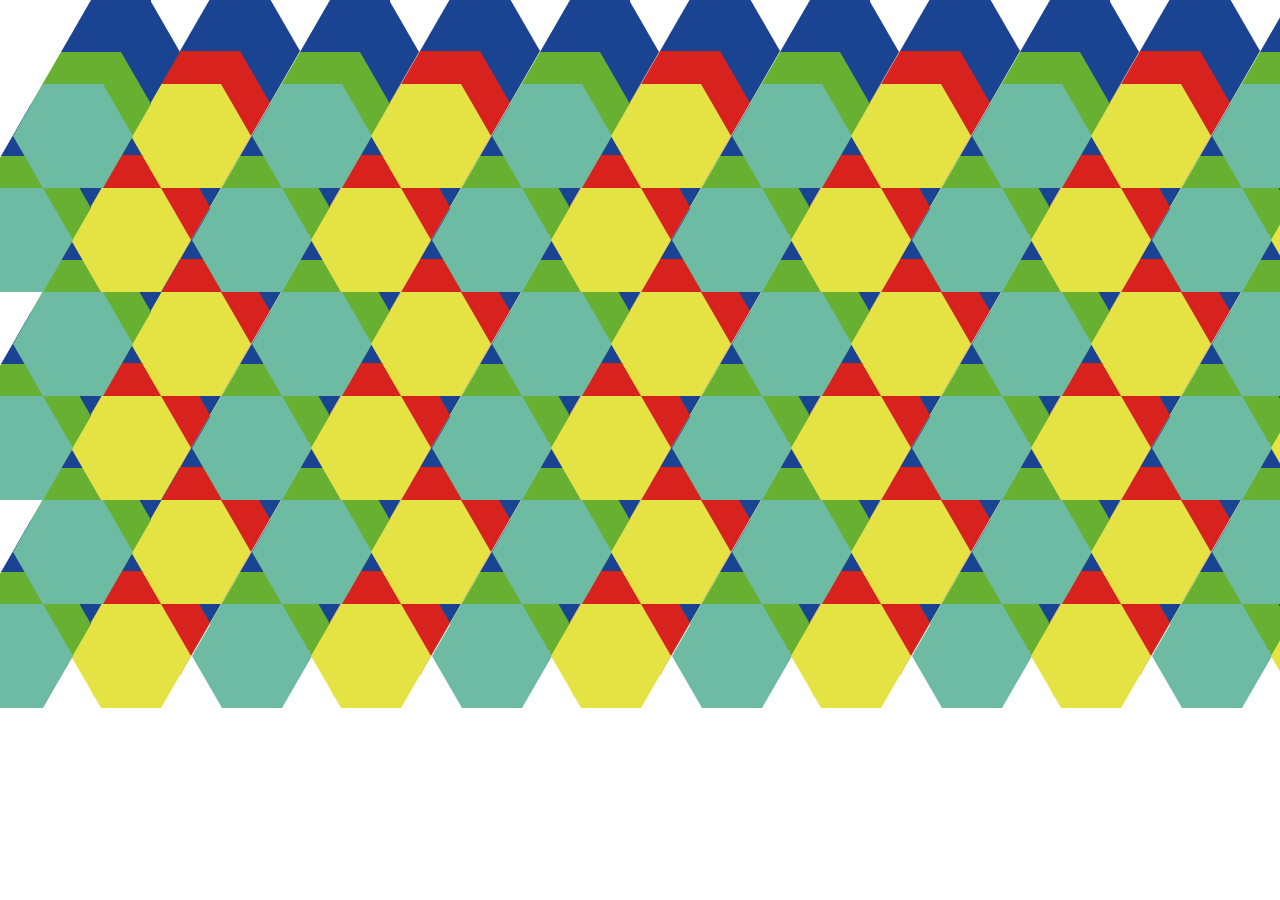
<file: index.html>
<!DOCTYPE html>
<html>

<head>
	<title>DANTypeface</title>
	<meta charset="utf-8" />
	<link rel="stylesheet" href="assets/css/main.css" type="text/css" />

    <style type="text/css">
				    
    	#DanCh{
    		position: absolute;
    		top: calc(208px);
    		/*z-index: 1;*/
    	}
    	.TypfaceMain{

    	}

		/*#button {
			top: 800px;
		    left: 1850px;
		    width: 100px;
		    border: 2px solid black;
		    background: #ffe;
		    border-radius: 5px;
		    position: absolute;
		  
		    
		    
		}*/
		a {
		    display: block;
		    width: 100%;
		    line-height: 1.5em;
		    text-align: center;
		    text-decoration: none;
		    border-radius: 5px;
		    

		}
		a:hover {
		    color: red;
		    background: #eff;
		
		}

		.popup {
        position: relative;
    display: inline-block;
    cursor: pointer;
    -webkit-user-select: none;
    -moz-user-select: none;
    -ms-user-select: none;
    user-select: none;
    position: absolute;
    top: 727px;
}

/* The actual popup */
.popup .popuptext {
    visibility: hidden;
    width: 160px;
    background-color: #555;
    color: #fff;
    text-align: center;
    border-radius: 6px;
    padding: 8px 0;
    position: absolute;
    z-index: 1;
    bottom: 125%;
    left: 50%;
    margin-left: -80px;
}

/* Popup arrow */
.popup .popuptext::after {
    content: "";
    position: absolute;
    top: 100%;
    left: 50%;
    margin-left: -5px;
    border-width: 5px;
    border-style: solid;
    border-color: #555 transparent transparent transparent;
}

/* Toggle this class - hide and show the popup */
.popup .show {
    visibility: visible;
    -webkit-animation: fadeIn 1s;
    animation: fadeIn 1s;
}

/* Add animation (fade in the popup) */
@-webkit-keyframes fadeIn {
    from {opacity: 0;} 
    to {opacity: 1;}
/*}

@keyframes fadeIn {
    from {opacity: 0;}
    to {opacity:1 ;}
}*/
</style>
</head>

    </style>


</head>

<body>



<div class="hexagonontypeA"></div>


	<!--타입용 -->
	<div class='TypefaceMain'>

			<div class="row0 row1">
				<div class='DanType DanTypeA'>
					<div class="hexagroupTYPE hexagroupTYPE3">
						<div class="hexagongroupBlack TYPE3BKP">
							<div class="hexagon-1" id=""></div>
							<div class="hexagon-2" id=""></div>
							<div class="hexagon-3" id=""></div>
						</div>
						<div class="hexagongroupRed TYPE3RP">
							<div class="hexagon-4" id=""></div>
							<div class="hexagon-5" id=""></div>
							<div class="hexagon-6" id=""></div>
						</div>
						<div class="hexagongroupBlue TYPE3BP">
							<div class="hexagon-7" id=""></div>
							<div class="hexagon-8" id=""></div>
							<div class="hexagon-9" id=""></div>
						</div>
					</div>
					<div class="TypefaceFrame TypefaceOriginalFrameA">
						<div class="hexa1" id=""></div>
						<div class="hexa2" id=""></div>
						<div class="hexa3" id=""></div>
						<div class="hexa5" id=""></div>
						<div class="hexa6" id=""></div>
						<div class="hexa7" id=""></div>
						<div class="hexa16" id=""></div>
						<div class="hexa17" id=""></div>
						<div class="hexa20" id=""></div>
					</div>
				</div>
				<div class='DanType DanTypeB'>
					<div class="hexagroupTYPE hexagroupTYPE1">
						<div class="hexagongroupYellow TYPE1BP">
							<div class="hexagon-10" id=""></div>
							<div class="hexagon-11" id=""></div>
							<div class="hexagon-12" id=""></div>
						</div>
						<div class="hexagongroupRed TYPE1RP">
							<div class="hexagon-13" id=""></div>
							<div class="hexagon-14" id=""></div>
							<div class="hexagon-15" id=""></div>
						</div>
						<div class="hexagongroupBlue TYPE1YP">
							<div class="hexagon-16" id=""></div>
							<div class="hexagon-17" id=""></div>
							<div class="hexagon-18" id=""></div>
						</div>
					<div class="TypefaceFrame TypefaceOriginalFrameB">
						<div class="hexa1" id=""></div>
						<div class="hexa2" id=""></div>
						<div class="hexa41" id=""></div>
						<div class="hexa35" id=""></div>
						<div class="hexa5" id=""></div>
						<div class="hexa36" id=""></div>
						<div class="hexa7" id=""></div>
						<div class="hexa15" id=""></div>
						<div class="hexa16" id=""></div>
						<div class="hexa17" id=""></div>
						<div class="hexa18" id=""></div>
						<div class="hexa19" id=""></div>
						<div class="hexa20" id=""></div>
					</div>	
				</div>
					<div class="typefaceFrame Bb">
						<div class="orginalType-B"></div>
					</div>
				</div>

			<div class='DanType DanTypeC'>
				<div class="hexagroupTYPE hexagroupTYPE3">
					<div class="hexagongroupBlack TYPE3BKP">
						<div class="hexagon-1" id=""></div>
						<div class="hexagon-2" id=""></div>
						<div class="hexagon-3" id=""></div>
					</div>
					<div class="hexagongroupRed TYPE3RP">
						<div class="hexagon-4" id=""></div>
						<div class="hexagon-5" id=""></div>
						<div class="hexagon-6" id=""></div>

					</div>
					<div class="hexagongroupBlue TYPE3BP">
						<div class="hexagon-7" id=""></div>
						<div class="hexagon-8" id=""></div>
						<div class="hexagon-9" id=""></div>
					</div>

					<div class="TypefaceFrame TypefaceOriginalFrameC">
						<div class="hexa43" id=""></div>
						<div class="hexa2" id=""></div>
						<div class="hexa45" id=""></div>
						<div class="hexa44" id=""></div>
						<div class="hexa16" id=""></div>
						<div class="hexa17" id=""></div>
					</div>		

				</div>
				<div class="typefaceFrame Cc">
				</div>
			</div>

			<div class='DanType DanTypeD'>
				<div class="hexagroupTYPE hexagroupTYPE1">
					<div class="hexagongroupYellow TYPE1BP">
						<div class="hexagon-10" id=""></div>
						<div class="hexagon-11" id=""></div>
						<div class="hexagon-12" id=""></div>
					</div>
					<div class="hexagongroupRed TYPE1RP">
						<div class="hexagon-13" id=""></div>
						<div class="hexagon-14" id=""></div>
						<div class="hexagon-15" id=""></div>
					</div>
					<div class="hexagongroupBlue TYPE1YP">
						<div class="hexagon-16" id=""></div>
						<div class="hexagon-17" id=""></div>
						<div class="hexagon-18" id=""></div>
					</div>
					<div class="TypefaceFrame TypefaceOriginalFrameD">
						<div class="hexa2" id=""></div>
						<div class="hexa48" id=""></div>
						<div class="hexa49" id=""></div>
						<div class="hexa46" id=""></div>
						<div class="hexa47" id=""></div>
						<div class="hexa50" id=""></div>
						<div class="hexa20" id=""></div>
					</div>		
				</div>
			</div>

			<div class='DanType DanTypeE'>
				<div class="hexagroupTYPE hexagroupTYPE3">
					<div class="hexagongroupBlack TYPE3BKP">
						<div class="hexagon-1" id=""></div>
						<div class="hexagon-2" id=""></div>
						<div class="hexagon-3" id=""></div>
					</div>
					<div class="hexagongroupRed TYPE3RP">
						<div class="hexagon-4" id=""></div>
						<div class="hexagon-5" id=""></div>
						<div class="hexagon-6" id=""></div>
					</div>
					<div class="hexagongroupBlue TYPE3BP">
						<div class="hexagon-7" id=""></div>
						<div class="hexagon-8" id=""></div>
						<div class="hexagon-9" id=""></div>
					</div>
					<div class="TypefaceFrame TypefaceOriginalFrameE">
						<div class="hexa54" id=""></div>
						<div class="hexa2" id=""></div>
						<div class="hexa52" id=""></div>
						<div class="hexa51" id=""></div>
						<div class="hexa16" id=""></div>
						<div class="hexa17" id=""></div>
						<div class="hexa19" id=""></div>
						<div class="hexa53" id=""></div>
					</div>	
				</div>
			</div>

			<div class='DanType DanTypeF'>
				<div class="hexagroupTYPE hexagroupTYPE1">
					<div class="hexagongroupYellow TYPE1BP">
						<div class="hexagon-10" id=""></div>
						<div class="hexagon-11" id=""></div>
						<div class="hexagon-12" id=""></div>
					</div>
					<div class="hexagongroupRed TYPE1RP">
						<div class="hexagon-13" id=""></div>
						<div class="hexagon-14" id=""></div>
						<div class="hexagon-15" id=""></div>
					</div>
					<div class="hexagongroupBlue TYPE1YP">
						<div class="hexagon-16" id=""></div>
						<div class="hexagon-17" id=""></div>
						<div class="hexagon-18" id=""></div>
					</div>
					<div class="TypefaceFrame TypefaceOriginalFrameF">
						<div class="hexa56" id=""></div>
						<div class="hexa57" id=""></div>
						<div class="hexa58" id=""></div>
						<div class="hexa16" id=""></div>
						<div class="hexa17" id=""></div>
						<div class="hexa21" id=""></div>
					</div>	

				</div>
				</div>
			

			<div class='DanType DanTypeG'>
				<div class="hexagroupTYPE hexagroupTYPE3">
					<div class="hexagongroupBlack TYPE3BKP">
						<div class="hexagon-1" id=""></div>
						<div class="hexagon-2" id=""></div>
						<div class="hexagon-3" id=""></div>
					</div>
					<div class="hexagongroupRed TYPE3RP">
						<div class="hexagon-4" id=""></div>
						<div class="hexagon-5" id=""></div>
						<div class="hexagon-6" id=""></div>
					</div>
					<div class="hexagongroupBlue TYPE3BP">
						<div class="hexagon-7" id=""></div>
						<div class="hexagon-8" id=""></div>
						<div class="hexagon-9" id=""></div>
					</div>
					<div class="TypefaceFrame TypefaceOriginalFrameG">
						<div class="hexa59" id=""></div>
						<div class="hexa60" id=""></div>
						<div class="hexa62" id=""></div>
						<div class="hexa61	" id=""></div>
						<div class="hexa16" id=""></div>
						<div class="hexa17" id=""></div>
						<div class="hexa19" id=""></div>
						<div class="hexa63" id=""></div>
					</div>	
				</div>
			</div>

		<div class='DanType DanTypeH'>
				<div class="hexagroupTYPE hexagroupTYPE1">
					<div class="hexagongroupYellow TYPE1BP">
						<div class="hexagon-10" id=""></div>
						<div class="hexagon-11" id=""></div>
						<div class="hexagon-12" id=""></div>
					</div>
					<div class="hexagongroupRed TYPE1RP">
						<div class="hexagon-13" id=""></div>
						<div class="hexagon-14" id=""></div>
						<div class="hexagon-15" id=""></div>
					</div>
					<div class="hexagongroupBlue TYPE1YP">
						<div class="hexagon-16" id=""></div>
						<div class="hexagon-17" id=""></div>
						<div class="hexagon-18" id=""></div>
					</div>
					<div class="TypefaceFrame TypefaceOriginalFrameH">
						<div class="hexa64" id=""></div>
						<div class="hexa69" id=""></div>
						<div class="hexa67" id=""></div>
						<div class="hexa65" id=""></div>
						<div class="hexa7" id=""></div>
						<div class="hexa68" id=""></div>
						<div class="hexa16" id=""></div>
					</div>	
				</div>
			</div>

		<div class='DanType DanTypeI'>
				<div class="hexagroupTYPE hexagroupTYPE3">
					<div class="hexagongroupBlack TYPE3BKP">
						<div class="hexagon-1" id=""></div>
						<div class="hexagon-2" id=""></div>
						<div class="hexagon-3" id=""></div>
					</div>
					<div class="hexagongroupRed TYPE3RP">
						<div class="hexagon-4" id=""></div>
						<div class="hexagon-5" id=""></div>
						<div class="hexagon-6" id=""></div>
					</div>
					<div class="hexagongroupBlue TYPE3BP">
						<div class="hexagon-7" id=""></div>
						<div class="hexagon-8" id=""></div>
						<div class="hexagon-9" id=""></div>
					</div>
					<div class="TypefaceFrame TypefaceOriginalFrameI">
						<div class="hexa2" id=""></div>
						<div class="hexa70" id=""></div>
					</div>
				</div>
			</div>
			
		<div class='DanType DanTypeJ'>
				<div class="hexagroupTYPE hexagroupTYPE1">
					<div class="hexagongroupYellow TYPE1BP">
						<div class="hexagon-10" id=""></div>
						<div class="hexagon-11" id=""></div>
						<div class="hexagon-12" id=""></div>
					</div>
					<div class="hexagongroupRed TYPE1RP">
						<div class="hexagon-13" id=""></div>
						<div class="hexagon-14" id=""></div>
						<div class="hexagon-15" id=""></div>
					</div>
					<div class="hexagongroupBlue TYPE1YP">
						<div class="hexagon-16" id=""></div>
						<div class="hexagon-17" id=""></div>
						<div class="hexagon-18" id=""></div>
					</div>
					<div class="TypefaceFrame TypefaceOriginalFrameJ">
						<div class="hexa2" id=""></div>
						<div class="hexa75" id=""></div>
						<div class="hexa73" id=""></div>
						<div class="hexa71" id=""></div>
						<div class="hexa72" id=""></div>
						<div class="hexa76" id=""></div>
						<div class="hexa74" id=""></div>
						<div class="hexa20" id=""></div>
					</div>	
				</div>
			</div>	

		<div class='DanType DanTypeK'>
				<div class="hexagroupTYPE hexagroupTYPE3">
					<div class="hexagongroupBlack TYPE3BKP">
						<div class="hexagon-1" id=""></div>
						<div class="hexagon-2" id=""></div>
						<div class="hexagon-3" id=""></div>
					</div>
					<div class="hexagongroupRed TYPE3RP">
						<div class="hexagon-4" id=""></div>
						<div class="hexagon-5" id=""></div>
						<div class="hexagon-6" id=""></div>
					</div>
					<div class="hexagongroupBlue TYPE3BP">
						<div class="hexagon-7" id=""></div>
						<div class="hexagon-8" id=""></div>
						<div class="hexagon-9" id=""></div>
					</div>
					<div class="TypefaceFrame TypefaceOriginalFrameK">
						<div class="hexa77" id=""></div>
						<div class="hexa78" id=""></div>
						<div class="hexa16" id=""></div>
						<div class="hexa21" id=""></div>
						<div class="hexa79" id=""></div>
						<div class="hexa80" id=""></div>
					</div>	
				</div>
			</div>	

		<div class='DanType DanTypeL'>
				<div class="hexagroupTYPE hexagroupTYPE1">
					<div class="hexagongroupYellow TYPE1BP">
						<div class="hexagon-10" id=""></div>
						<div class="hexagon-11" id=""></div>
						<div class="hexagon-12" id=""></div>
					</div>
					<div class="hexagongroupRed TYPE1RP">
						<div class="hexagon-13" id=""></div>
						<div class="hexagon-14" id=""></div>
						<div class="hexagon-15" id=""></div>
					</div>
					<div class="hexagongroupBlue TYPE1YP">
						<div class="hexagon-16" id=""></div>
						<div class="hexagon-17" id=""></div>
						<div class="hexagon-18" id=""></div>
					</div>
					<div class="TypefaceFrame TypefaceOriginalFrameL">
						<div class="hexa81" id=""></div>
						<div class="hexa84" id=""></div>
						<div class="hexa83" id=""></div>
						<div class="hexa82" id=""></div>
						<div class="hexa16" id=""></div>
						<div class="hexa19" id=""></div>
					</div>	
				</div>
			</div>	

		<div class='DanType DanTypeM'>
				<div class="hexagroupTYPE hexagroupTYPE3">
					<div class="hexagongroupBlack TYPE3BKP">
						<div class="hexagon-1" id=""></div>
						<div class="hexagon-2" id=""></div>
						<div class="hexagon-3" id=""></div>
					</div>
					<div class="hexagongroupRed TYPE3RP">
						<div class="hexagon-4" id=""></div>
						<div class="hexagon-5" id=""></div>
						<div class="hexagon-6" id=""></div>
					</div>
					<div class="hexagongroupBlue TYPE3BP">
						<div class="hexagon-7" id=""></div>
						<div class="hexagon-8" id=""></div>
						<div class="hexagon-9" id=""></div>
					</div>
					<div class="TypefaceFrame TypefaceOriginalFrameM">
						<div class="hexa85" id=""></div>
						<div class="hexa87" id=""></div>
						<div class="hexa91" id=""></div>
						<div class="hexa89" id=""></div>
						<div class="hexa86" id=""></div>
						<div class="hexa88" id=""></div>
						<div class="hexa90" id=""></div>
						<div class="hexa16" id=""></div>
						<div class="hexa17" id=""></div>
						<div class="hexa20" id=""></div>
					</div>	
				</div>
			</div>

		<div class='DanType DanTypeN'>
				<div class="hexagroupTYPE hexagroupTYPE1">
					<div class="hexagongroupYellow TYPE1BP">
						<div class="hexagon-10" id=""></div>
						<div class="hexagon-11" id=""></div>
						<div class="hexagon-12" id=""></div>
					</div>
					<div class="hexagongroupRed TYPE1RP">
						<div class="hexagon-13" id=""></div>
						<div class="hexagon-14" id=""></div>
						<div class="hexagon-15" id=""></div>
					</div>
					<div class="hexagongroupBlue TYPE1YP">
						<div class="hexagon-16" id=""></div>
						<div class="hexagon-17" id=""></div>
						<div class="hexagon-18" id=""></div>
					</div>
					<div class="TypefaceFrame TypefaceOriginalFrameN">
						<div class="hexa92" id=""></div>
						<div class="hexa93" id=""></div>
						<div class="hexa97" id=""></div>
						<div class="hexa95" id=""></div>
						<div class="hexa94" id=""></div>
						<div class="hexa96" id=""></div>
						<div class="hexa16" id=""></div>
						<div class="hexa17" id=""></div>
						<div class="hexa20" id=""></div>
					</div>
				</div>
			</div>	

		<div class='DanType DanTypeO'>
				<div class="hexagroupTYPE hexagroupTYPE3">
					<div class="hexagongroupBlack TYPE3BKP">
						<div class="hexagon-1" id=""></div>
						<div class="hexagon-2" id=""></div>
						<div class="hexagon-3" id=""></div>
					</div>
					<div class="hexagongroupRed TYPE3RP">
						<div class="hexagon-4" id=""></div>
						<div class="hexagon-5" id=""></div>
						<div class="hexagon-6" id=""></div>
					</div>
					<div class="hexagongroupBlue TYPE3BP">
						<div class="hexagon-7" id=""></div>
						<div class="hexagon-8" id=""></div>
						<div class="hexagon-9" id=""></div>
					</div>
					<div class="TypefaceFrame TypefaceOriginalFrameO">
						<div class="hexa98" id=""></div>
						<div class="hexa2" id=""></div>
						<div class="hexa101" id=""></div>
						<div class="hexa100" id=""></div>
						<div class="hexa102" id=""></div>
						<div class="hexa99" id=""></div>
						<div class="hexa104" id=""></div>
						<div class="hexa16" id=""></div>
						<div class="hexa17" id=""></div>
						<div class="hexa20" id=""></div>
					</div>
				</div>
			</div>	

				<div class='DanType DanTypeP'>
					<div class="hexagroupTYPE hexagroupTYPE1">
						<div class="hexagongroupYellow TYPE1BP">
							<div class="hexagon-10" id=""></div>
							<div class="hexagon-11" id=""></div>
							<div class="hexagon-12" id=""></div>
						</div>
						<div class="hexagongroupRed TYPE1RP">
							<div class="hexagon-13" id=""></div>
							<div class="hexagon-14" id=""></div>
							<div class="hexagon-15" id=""></div>
						</div>
						<div class="hexagongroupBlue TYPE1YP">
							<div class="hexagon-16" id=""></div>
							<div class="hexagon-17" id=""></div>
							<div class="hexagon-18" id=""></div>
						</div>
						<div class="TypefaceFrame TypefaceOriginalFrameP">
							<div class="hexa105" id=""></div>
							<div class="hexa107" id=""></div>
							<div class="hexa109" id=""></div>
							<div class="hexa106" id=""></div>
							<div class="hexa108" id=""></div>
							<div class="hexa110" id=""></div>
							<div class="hexa16" id=""></div>
							<div class="hexa17" id=""></div>
							<div class="hexa20" id=""></div>
						</div>
					</div>
				</div>		

				<div class='DanType DanTypeQ'>
					<div class="hexagroupTYPE hexagroupTYPE3">
						<div class="hexagongroupBlack TYPE3BKP">
							<div class="hexagon-1" id=""></div>
							<div class="hexagon-2" id=""></div>
							<div class="hexagon-3" id=""></div>
						</div>
						<div class="hexagongroupRed TYPE3RP">
							<div class="hexagon-4" id=""></div>
							<div class="hexagon-5" id=""></div>
							<div class="hexagon-6" id=""></div>
						</div>
						<div class="hexagongroupBlue TYPE3BP">
							<div class="hexagon-7" id=""></div>
							<div class="hexagon-8" id=""></div>
							<div class="hexagon-9" id=""></div>
						</div>
						<div class="TypefaceFrame TypefaceOriginalFrameQ">
							<div class="hexa111" id=""></div>
							<div class="hexa2" id=""></div>
							<div class="hexa117" id=""></div>
							<div class="hexa113" id=""></div>
							<div class="hexa115" id=""></div>
							<div class="hexa112" id=""></div>
							<div class="hexa114" id=""></div>
							<div class="hexa116" id=""></div>
							<div class="hexa16" id=""></div>
							<div class="hexa17" id=""></div>
							<div class="hexa19" id=""></div>
							<div class="hexa20" id=""></div>
						</div>
					</div>
				</div>

			</div>

			<div class="row0 row2">
				<div class='DanType DanTypeA'>
				<div class="hexagroupTYPE hexagroupTYPE3">
					<div class="hexagongroupBlack TYPE3BKP">
						<div class="hexagon-1" id=""></div>
						<div class="hexagon-2" id=""></div>
						<div class="hexagon-3" id=""></div>
					</div>
					<div class="hexagongroupRed TYPE3RP">
						<div class="hexagon-4" id=""></div>
						<div class="hexagon-5" id=""></div>
						<div class="hexagon-6" id=""></div>
					</div>
					<div class="hexagongroupBlue TYPE3BP">
						<div class="hexagon-7" id=""></div>
						<div class="hexagon-8" id=""></div>
						<div class="hexagon-9" id=""></div>
					</div>
					
				</div>
			</div>

			<div class='DanType DanTypeB'>
				<div class="hexagroupTYPE hexagroupTYPE1">
					<div class="hexagongroupYellow TYPE1BP">
						<div class="hexagon-10" id=""></div>
						<div class="hexagon-11" id=""></div>
						<div class="hexagon-12" id=""></div>
					</div>
					<div class="hexagongroupRed TYPE1RP">
						<div class="hexagon-13" id=""></div>
						<div class="hexagon-14" id=""></div>
						<div class="hexagon-15" id=""></div>
					</div>
					<div class="hexagongroupBlue TYPE1YP">
						<div class="hexagon-16" id=""></div>
						<div class="hexagon-17" id=""></div>
						<div class="hexagon-18" id=""></div>
					</div>
					<div class="TypefaceFrame TypefaceOriginalFrameR">
						<div class="hexa1" id=""></div>
						<div class="hexa2" id=""></div>
						<div class="hexa118" id=""></div>
						<div class="hexa6" id=""></div>
						<div class="hexa120" id=""></div>
						<div class="hexa119" id=""></div>
						<div class="hexa16" id=""></div>
						<div class="hexa17" id=""></div>
						<div class="hexa20" id=""></div>
						<div class="hexa121" id=""></div>
					</div>
				</div>
				
			</div>

			<div class='DanType DanTypeC'>
				<div class="hexagroupTYPE hexagroupTYPE3">
					<div class="hexagongroupBlack TYPE3BKP">
						<div class="hexagon-1" id=""></div>
						<div class="hexagon-2" id=""></div>
						<div class="hexagon-3" id=""></div>
					</div>
					<div class="hexagongroupRed TYPE3RP">
						<div class="hexagon-4" id=""></div>
						<div class="hexagon-5" id=""></div>
						<div class="hexagon-6" id=""></div>
					</div>
					<div class="hexagongroupBlue TYPE3BP">
						<div class="hexagon-7" id=""></div>
						<div class="hexagon-8" id=""></div>
						<div class="hexagon-9" id=""></div>
					</div>
					<div class="TypefaceFrame TypefaceOriginalFrameS">
						<div class="hexa122" id=""></div>
						<div class="hexa2" id=""></div>
						<div class="hexa125" id=""></div>
						<div class="hexa124" id=""></div>
						<div class="hexa16" id=""></div>
						<div class="hexa17" id=""></div>
						<div class="hexa123" id=""></div>

					</div>
					
				</div>

				<div class="typefaceFrame Cc">
				</div>
			</div>

			<div class='DanType DanTypeD'>
				<div class="hexagroupTYPE hexagroupTYPE1">
					<div class="hexagongroupYellow TYPE1BP">
						<div class="hexagon-10" id=""></div>
						<div class="hexagon-11" id=""></div>
						<div class="hexagon-12" id=""></div>
					</div>
					<div class="hexagongroupRed TYPE1RP">
						<div class="hexagon-13" id=""></div>
						<div class="hexagon-14" id=""></div>
						<div class="hexagon-15" id=""></div>
					</div>
					<div class="hexagongroupBlue TYPE1YP">
						<div class="hexagon-16" id=""></div>
						<div class="hexagon-17" id=""></div>
						<div class="hexagon-18" id=""></div>
					</div>
				<div class="TypefaceFrame TypefaceOriginalFrameT">
						<div class="hexa126" id=""></div>
						<div class="hexa2" id=""></div>
						<div class="hexa127" id=""></div>
						<div class="hexa128" id=""></div>
						<div class="hexa17" id=""></div>
						<div class="hexa20" id=""></div>
					</div>
				</div>
			</div>

			<div class='DanType DanTypeE'>
				<div class="hexagroupTYPE hexagroupTYPE3">
					<div class="hexagongroupBlack TYPE3BKP">
						<div class="hexagon-1" id=""></div>
						<div class="hexagon-2" id=""></div>
						<div class="hexagon-3" id=""></div>
					</div>
					<div class="hexagongroupRed TYPE3RP">
						<div class="hexagon-4" id=""></div>
						<div class="hexagon-5" id=""></div>
						<div class="hexagon-6" id=""></div>
					</div>
					<div class="hexagongroupBlue TYPE3BP">
						<div class="hexagon-7" id=""></div>
						<div class="hexagon-8" id=""></div>
						<div class="hexagon-9" id=""></div>
					</div>
				<div class="TypefaceFrame TypefaceOriginalFrameT">
						<div class="hexa129" id=""></div>
						<div class="hexa132" id=""></div>
						<div class="hexa131" id=""></div>
						<div class="hexa133" id=""></div>
						<div class="hexa130" id=""></div>
						<div class="hexa134" id=""></div>
						<div class="hexa16" id=""></div>
					</div>
				</div>
			</div>

			<div class='DanType DanTypeF'>
				<div class="hexagroupTYPE hexagroupTYPE1">
					<div class="hexagongroupYellow TYPE1BP">
						<div class="hexagon-10" id=""></div>
						<div class="hexagon-11" id=""></div>
						<div class="hexagon-12" id=""></div>
					</div>
					<div class="hexagongroupRed TYPE1RP">
						<div class="hexagon-13" id=""></div>
						<div class="hexagon-14" id=""></div>
						<div class="hexagon-15" id=""></div>
					</div>
					<div class="hexagongroupBlue TYPE1YP">
						<div class="hexagon-16" id=""></div>
						<div class="hexagon-17" id=""></div>
						<div class="hexagon-18" id=""></div>
					</div>
				<div class="TypefaceFrame TypefaceOriginalFrameT">
						<div class="hexa136" id=""></div>
						<div class="hexa135" id=""></div>
						<div class="hexa139" id=""></div>
						<div class="hexa138" id=""></div>
					</div>	
				</div>
				</div>
			

			<div class='DanType DanTypeG'>
				<div class="hexagroupTYPE hexagroupTYPE3">
					<div class="hexagongroupBlack TYPE3BKP">
						<div class="hexagon-1" id=""></div>
						<div class="hexagon-2" id=""></div>
						<div class="hexagon-3" id=""></div>
					</div>
					<div class="hexagongroupRed TYPE3RP">
						<div class="hexagon-4" id=""></div>
						<div class="hexagon-5" id=""></div>
						<div class="hexagon-6" id=""></div>
					</div>
					<div class="hexagongroupBlue TYPE3BP">
						<div class="hexagon-7" id=""></div>
						<div class="hexagon-8" id=""></div>
						<div class="hexagon-9" id=""></div>
					</div>
				<div class="TypefaceFrame TypefaceOriginalFrameT">
						<div class="hexa140" id=""></div>
						<div class="hexa145" id=""></div>
						<div class="hexa143" id=""></div>
						<div class="hexa146" id=""></div>
						<div class="hexa141" id=""></div>
						<div class="hexa144" id=""></div>
						<div class="hexa147" id=""></div>
						<div class="hexa16" id=""></div>
						<div class="hexa19" id=""></div>		
					</div>	
					</div>
			</div>

		<div class='DanType DanTypeH'>
				<div class="hexagroupTYPE hexagroupTYPE1">
					<div class="hexagongroupYellow TYPE1BP">
						<div class="hexagon-10" id=""></div>
						<div class="hexagon-11" id=""></div>
						<div class="hexagon-12" id=""></div>
					</div>
					<div class="hexagongroupRed TYPE1RP">
						<div class="hexagon-13" id=""></div>
						<div class="hexagon-14" id=""></div>
						<div class="hexagon-15" id=""></div>
					</div>
					<div class="hexagongroupBlue TYPE1YP">
						<div class="hexagon-16" id=""></div>
						<div class="hexagon-17" id=""></div>
						<div class="hexagon-18" id=""></div>
					</div>
				<div class="TypefaceFrame TypefaceOriginalFrameT">
						<div class="hexa150" id=""></div>
						<div class="hexa151" id=""></div>
						<div class="hexa28" id=""></div>
						<div class="hexa148" id=""></div>
						<div class="hexa149" id=""></div>
					</div>			
				</div>
			</div>

		<div class='DanType DanTypeI'>
				<div class="hexagroupTYPE hexagroupTYPE3">
					<div class="hexagongroupBlack TYPE3BKP">
						<div class="hexagon-1" id=""></div>
						<div class="hexagon-2" id=""></div>
						<div class="hexagon-3" id=""></div>
					</div>
					<div class="hexagongroupRed TYPE3RP">
						<div class="hexagon-4" id=""></div>
						<div class="hexagon-5" id=""></div>
						<div class="hexagon-6" id=""></div>
					</div>
					<div class="hexagongroupBlue TYPE3BP">
						<div class="hexagon-7" id=""></div>
						<div class="hexagon-8" id=""></div>
						<div class="hexagon-9" id=""></div>
					</div>
				<div class="TypefaceFrame TypefaceOriginalFrameT">
						<div class="hexa152" id=""></div>
						<div class="hexa153" id=""></div>
						<div class="hexa155" id=""></div>
						<div class="hexa154" id=""></div>
					</div>		
				</div>
			</div>
			
		<div class='DanType DanTypeJ'>
				<div class="hexagroupTYPE hexagroupTYPE1">
					<div class="hexagongroupYellow TYPE1BP">
						<div class="hexagon-10" id=""></div>
						<div class="hexagon-11" id=""></div>
						<div class="hexagon-12" id=""></div>
					</div>
					<div class="hexagongroupRed TYPE1RP">
						<div class="hexagon-13" id=""></div>
						<div class="hexagon-14" id=""></div>
						<div class="hexagon-15" id=""></div>
					</div>
					<div class="hexagongroupBlue TYPE1YP">
						<div class="hexagon-16" id=""></div>
						<div class="hexagon-17" id=""></div>
						<div class="hexagon-18" id=""></div>
					</div>
				<div class="TypefaceFrame TypefaceOriginalFrameT">
						<div class="hexa2" id=""></div>
						<div class="hexa157" id=""></div>
						<div class="hexa19" id=""></div>
						<div class="hexa156" id=""></div>
					</div>		
				</div>
			</div>	

		<div class='DanType DanTypeK'>
				<div class="hexagroupTYPE hexagroupTYPE3">
					<div class="hexagongroupBlack TYPE3BKP">
						<div class="hexagon-1" id=""></div>
						<div class="hexagon-2" id=""></div>
						<div class="hexagon-3" id=""></div>
					</div>
					<div class="hexagongroupRed TYPE3RP">
						<div class="hexagon-4" id=""></div>
						<div class="hexagon-5" id=""></div>
						<div class="hexagon-6" id=""></div>
					</div>
					<div class="hexagongroupBlue TYPE3BP">
						<div class="hexagon-7" id=""></div>
						<div class="hexagon-8" id=""></div>
						<div class="hexagon-9" id=""></div>
					</div>
				</div>
			</div>	

		<div class='DanType DanTypeL'>
				<div class="hexagroupTYPE hexagroupTYPE1">
					<div class="hexagongroupYellow TYPE1BP">
						<div class="hexagon-10" id=""></div>
						<div class="hexagon-11" id=""></div>
						<div class="hexagon-12" id=""></div>
					</div>
					<div class="hexagongroupRed TYPE1RP">
						<div class="hexagon-13" id=""></div>
						<div class="hexagon-14" id=""></div>
						<div class="hexagon-15" id=""></div>
					</div>
					<div class="hexagongroupBlue TYPE1YP">
						<div class="hexagon-16" id=""></div>
						<div class="hexagon-17" id=""></div>
						<div class="hexagon-18" id=""></div>
					</div>

				</div>
			</div>	

		<div class='DanType DanTypeM'>
				<div class="hexagroupTYPE hexagroupTYPE3">
					<div class="hexagongroupBlack TYPE3BKP">
						<div class="hexagon-1" id=""></div>
						<div class="hexagon-2" id=""></div>
						<div class="hexagon-3" id=""></div>
					</div>
					<div class="hexagongroupRed TYPE3RP">
						<div class="hexagon-4" id=""></div>
						<div class="hexagon-5" id=""></div>
						<div class="hexagon-6" id=""></div>
					</div>
					<div class="hexagongroupBlue TYPE3BP">
						<div class="hexagon-7" id=""></div>
						<div class="hexagon-8" id=""></div>
						<div class="hexagon-9" id=""></div>
					</div>
				</div>
			</div>

		<div class='DanType DanTypeN'>
				<div class="hexagroupTYPE hexagroupTYPE1">
					<div class="hexagongroupYellow TYPE1BP">
						<div class="hexagon-10" id=""></div>
						<div class="hexagon-11" id=""></div>
						<div class="hexagon-12" id=""></div>
					</div>
					<div class="hexagongroupRed TYPE1RP">
						<div class="hexagon-13" id=""></div>
						<div class="hexagon-14" id=""></div>
						<div class="hexagon-15" id=""></div>
					</div>
					<div class="hexagongroupBlue TYPE1YP">
						<div class="hexagon-16" id=""></div>
						<div class="hexagon-17" id=""></div>
						<div class="hexagon-18" id=""></div>
					</div>

				</div>
			</div>	

		<div class='DanType DanTypeO'>
				<div class="hexagroupTYPE hexagroupTYPE3">
					<div class="hexagongroupBlack TYPE3BKP">
						<div class="hexagon-1" id=""></div>
						<div class="hexagon-2" id=""></div>
						<div class="hexagon-3" id=""></div>
					</div>
					<div class="hexagongroupRed TYPE3RP">
						<div class="hexagon-4" id=""></div>
						<div class="hexagon-5" id=""></div>
						<div class="hexagon-6" id=""></div>
					</div>
					<div class="hexagongroupBlue TYPE3BP">
						<div class="hexagon-7" id=""></div>
						<div class="hexagon-8" id=""></div>
						<div class="hexagon-9" id=""></div>
					</div>
				</div>
			</div>	

		<div class='DanType DanTypeP'>
				<div class="hexagroupTYPE hexagroupTYPE1">
					<div class="hexagongroupYellow TYPE1BP">
						<div class="hexagon-10" id=""></div>
						<div class="hexagon-11" id=""></div>
						<div class="hexagon-12" id=""></div>
					</div>
					<div class="hexagongroupRed TYPE1RP">
						<div class="hexagon-13" id=""></div>
						<div class="hexagon-14" id=""></div>
						<div class="hexagon-15" id=""></div>
					</div>
					<div class="hexagongroupBlue TYPE1YP">
						<div class="hexagon-16" id=""></div>
						<div class="hexagon-17" id=""></div>
						<div class="hexagon-18" id=""></div>
					</div>

				</div>
			</div>		

			<div class='DanType DanTypeQ'>
					<div class="hexagroupTYPE hexagroupTYPE3">
						<div class="hexagongroupBlack TYPE3BKP">
							<div class="hexagon-1" id=""></div>
							<div class="hexagon-2" id=""></div>
							<div class="hexagon-3" id=""></div>
						</div>
						<div class="hexagongroupRed TYPE3RP">
							<div class="hexagon-4" id=""></div>
							<div class="hexagon-5" id=""></div>
							<div class="hexagon-6" id=""></div>
						</div>
						<div class="hexagongroupBlue TYPE3BP">
							<div class="hexagon-7" id=""></div>
							<div class="hexagon-8" id=""></div>
							<div class="hexagon-9" id=""></div>
						</div>
					</div>
				</div>
			</div>
			
	</div>
	<!--타입용 end-->
	<!--용배경화면용 -->
		<div class='groups'>
			<div id="DanCh" class='DanCh'>
				<div class="row0 row1">
					<div class='DanType DanTypeA'>
					<div class="hexagroupTYPE hexagroupTYPE3">
						<div class="hexagongroupBlack TYPE3BKP">
							<div class="hexagon-1" id=""></div>
							<div class="hexagon-2" id=""></div>
							<div class="hexagon-3" id=""></div>
						</div>
						<div class="hexagongroupRed TYPE3RP">
							<div class="hexagon-4" id=""></div>
							<div class="hexagon-5" id=""></div>
							<div class="hexagon-6" id=""></div>
						</div>
						<div class="hexagongroupBlue TYPE3BP">
							<div class="hexagon-7" id=""></div>
							<div class="hexagon-8" id=""></div>
							<div class="hexagon-9" id=""></div>
						</div>
					</div>
				</div>
				<div class='DanType DanTypeB'>
					<div class="hexagroupTYPE hexagroupTYPE1">
						<div class="hexagongroupYellow TYPE1BP">
							<div class="hexagon-10" id=""></div>
							<div class="hexagon-11" id=""></div>
							<div class="hexagon-12" id=""></div>
						</div>
						<div class="hexagongroupRed TYPE1RP">
							<div class="hexagon-13" id=""></div>
							<div class="hexagon-14" id=""></div>
							<div class="hexagon-15" id=""></div>
						</div>
						<div class="hexagongroupBlue TYPE1YP">
							<div class="hexagon-16" id=""></div>
							<div class="hexagon-17" id=""></div>
							<div class="hexagon-18" id=""></div>
						</div>

					</div>
					<div class="typefaceFrame Bb">
						<div class="orginalType-B"></div>
					</div>
				</div>

				<div class='DanType DanTypeC'>
					<div class="hexagroupTYPE hexagroupTYPE3">
						<div class="hexagongroupBlack TYPE3BKP">
							<div class="hexagon-1" id=""></div>
							<div class="hexagon-2" id=""></div>
							<div class="hexagon-3" id=""></div>
						</div>
						<div class="hexagongroupRed TYPE3RP">
							<div class="hexagon-4" id=""></div>
							<div class="hexagon-5" id=""></div>
							<div class="hexagon-6" id=""></div>
						</div>
						<div class="hexagongroupBlue TYPE3BP">
							<div class="hexagon-7" id=""></div>
							<div class="hexagon-8" id=""></div>
							<div class="hexagon-9" id=""></div>
						</div>
					</div>
					<div class="typefaceFrame Cc">
					</div>
				</div>

				<div class='DanType DanTypeD'>
					<div class="hexagroupTYPE hexagroupTYPE1">
						<div class="hexagongroupYellow TYPE1BP">
							<div class="hexagon-10" id=""></div>
							<div class="hexagon-11" id=""></div>
							<div class="hexagon-12" id=""></div>
						</div>
						<div class="hexagongroupRed TYPE1RP">
							<div class="hexagon-13" id=""></div>
							<div class="hexagon-14" id=""></div>
							<div class="hexagon-15" id=""></div>
						</div>
						<div class="hexagongroupBlue TYPE1YP">
							<div class="hexagon-16" id=""></div>
							<div class="hexagon-17" id=""></div>
							<div class="hexagon-18" id=""></div>
						</div>

					</div>
				</div>

				<div class='DanType DanTypeE'>
					<div class="hexagroupTYPE hexagroupTYPE3">
						<div class="hexagongroupBlack TYPE3BKP">
							<div class="hexagon-1" id=""></div>
							<div class="hexagon-2" id=""></div>
							<div class="hexagon-3" id=""></div>
						</div>
						<div class="hexagongroupRed TYPE3RP">
							<div class="hexagon-4" id=""></div>
							<div class="hexagon-5" id=""></div>
							<div class="hexagon-6" id=""></div>
						</div>
						<div class="hexagongroupBlue TYPE3BP">
							<div class="hexagon-7" id=""></div>
							<div class="hexagon-8" id=""></div>
							<div class="hexagon-9" id=""></div>
						</div>
					</div>
				</div>

				<div class='DanType DanTypeF'>
					<div class="hexagroupTYPE hexagroupTYPE1">
						<div class="hexagongroupYellow TYPE1BP">
							<div class="hexagon-10" id=""></div>
							<div class="hexagon-11" id=""></div>
							<div class="hexagon-12" id=""></div>
						</div>
						<div class="hexagongroupRed TYPE1RP">
							<div class="hexagon-13" id=""></div>
							<div class="hexagon-14" id=""></div>
							<div class="hexagon-15" id=""></div>
						</div>
						<div class="hexagongroupBlue TYPE1YP">
							<div class="hexagon-16" id=""></div>
							<div class="hexagon-17" id=""></div>
							<div class="hexagon-18" id=""></div>
						</div>

					</div>
					</div>
				

				<div class='DanType DanTypeG'>
					<div class="hexagroupTYPE hexagroupTYPE3">
						<div class="hexagongroupBlack TYPE3BKP">
							<div class="hexagon-1" id=""></div>
							<div class="hexagon-2" id=""></div>
							<div class="hexagon-3" id=""></div>
						</div>
						<div class="hexagongroupRed TYPE3RP">
							<div class="hexagon-4" id=""></div>
							<div class="hexagon-5" id=""></div>
							<div class="hexagon-6" id=""></div>
						</div>
						<div class="hexagongroupBlue TYPE3BP">
							<div class="hexagon-7" id=""></div>
							<div class="hexagon-8" id=""></div>
							<div class="hexagon-9" id=""></div>
						</div>
					</div>
				</div>

			<div class='DanType DanTypeH'>
					<div class="hexagroupTYPE hexagroupTYPE1">
						<div class="hexagongroupYellow TYPE1BP">
							<div class="hexagon-10" id=""></div>
							<div class="hexagon-11" id=""></div>
							<div class="hexagon-12" id=""></div>
						</div>
						<div class="hexagongroupRed TYPE1RP">
							<div class="hexagon-13" id=""></div>
							<div class="hexagon-14" id=""></div>
							<div class="hexagon-15" id=""></div>
						</div>
						<div class="hexagongroupBlue TYPE1YP">
							<div class="hexagon-16" id=""></div>
							<div class="hexagon-17" id=""></div>
							<div class="hexagon-18" id=""></div>
						</div>

					</div>
				</div>

			<div class='DanType DanTypeI'>
					<div class="hexagroupTYPE hexagroupTYPE3">
						<div class="hexagongroupBlack TYPE3BKP">
							<div class="hexagon-1" id=""></div>
							<div class="hexagon-2" id=""></div>
							<div class="hexagon-3" id=""></div>
						</div>
						<div class="hexagongroupRed TYPE3RP">
							<div class="hexagon-4" id=""></div>
							<div class="hexagon-5" id=""></div>
							<div class="hexagon-6" id=""></div>
						</div>
						<div class="hexagongroupBlue TYPE3BP">
							<div class="hexagon-7" id=""></div>
							<div class="hexagon-8" id=""></div>
							<div class="hexagon-9" id=""></div>
						</div>
					</div>
				</div>
				
			<div class='DanType DanTypeJ'>
					<div class="hexagroupTYPE hexagroupTYPE1">
						<div class="hexagongroupYellow TYPE1BP">
							<div class="hexagon-10" id=""></div>
							<div class="hexagon-11" id=""></div>
							<div class="hexagon-12" id=""></div>
						</div>
						<div class="hexagongroupRed TYPE1RP">
							<div class="hexagon-13" id=""></div>
							<div class="hexagon-14" id=""></div>
							<div class="hexagon-15" id=""></div>
						</div>
						<div class="hexagongroupBlue TYPE1YP">
							<div class="hexagon-16" id=""></div>
							<div class="hexagon-17" id=""></div>
							<div class="hexagon-18" id=""></div>
						</div>

					</div>
				</div>	

			<div class='DanType DanTypeK'>
					<div class="hexagroupTYPE hexagroupTYPE3">
						<div class="hexagongroupBlack TYPE3BKP">
							<div class="hexagon-1" id=""></div>
							<div class="hexagon-2" id=""></div>
							<div class="hexagon-3" id=""></div>
						</div>
						<div class="hexagongroupRed TYPE3RP">
							<div class="hexagon-4" id=""></div>
							<div class="hexagon-5" id=""></div>
							<div class="hexagon-6" id=""></div>
						</div>
						<div class="hexagongroupBlue TYPE3BP">
							<div class="hexagon-7" id=""></div>
							<div class="hexagon-8" id=""></div>
							<div class="hexagon-9" id=""></div>
						</div>
					</div>
				</div>	

			<div class='DanType DanTypeL'>
					<div class="hexagroupTYPE hexagroupTYPE1">
						<div class="hexagongroupYellow TYPE1BP">
							<div class="hexagon-10" id=""></div>
							<div class="hexagon-11" id=""></div>
							<div class="hexagon-12" id=""></div>
						</div>
						<div class="hexagongroupRed TYPE1RP">
							<div class="hexagon-13" id=""></div>
							<div class="hexagon-14" id=""></div>
							<div class="hexagon-15" id=""></div>
						</div>
						<div class="hexagongroupBlue TYPE1YP">
							<div class="hexagon-16" id=""></div>
							<div class="hexagon-17" id=""></div>
							<div class="hexagon-18" id=""></div>
						</div>

					</div>
				</div>	

			<div class='DanType DanTypeM'>
					<div class="hexagroupTYPE hexagroupTYPE3">
						<div class="hexagongroupBlack TYPE3BKP">
							<div class="hexagon-1" id=""></div>
							<div class="hexagon-2" id=""></div>
							<div class="hexagon-3" id=""></div>
						</div>
						<div class="hexagongroupRed TYPE3RP">
							<div class="hexagon-4" id=""></div>
							<div class="hexagon-5" id=""></div>
							<div class="hexagon-6" id=""></div>
						</div>
						<div class="hexagongroupBlue TYPE3BP">
							<div class="hexagon-7" id=""></div>
							<div class="hexagon-8" id=""></div>
							<div class="hexagon-9" id=""></div>
						</div>
					</div>
				</div>

			<div class='DanType DanTypeN'>
					<div class="hexagroupTYPE hexagroupTYPE1">
						<div class="hexagongroupYellow TYPE1BP">
							<div class="hexagon-10" id=""></div>
							<div class="hexagon-11" id=""></div>
							<div class="hexagon-12" id=""></div>
						</div>
						<div class="hexagongroupRed TYPE1RP">
							<div class="hexagon-13" id=""></div>
							<div class="hexagon-14" id=""></div>
							<div class="hexagon-15" id=""></div>
						</div>
						<div class="hexagongroupBlue TYPE1YP">
							<div class="hexagon-16" id=""></div>
							<div class="hexagon-17" id=""></div>
							<div class="hexagon-18" id=""></div>
						</div>

					</div>
				</div>	

			<div class='DanType DanTypeO'>
					<div class="hexagroupTYPE hexagroupTYPE3">
						<div class="hexagongroupBlack TYPE3BKP">
							<div class="hexagon-1" id=""></div>
							<div class="hexagon-2" id=""></div>
							<div class="hexagon-3" id=""></div>
						</div>
						<div class="hexagongroupRed TYPE3RP">
							<div class="hexagon-4" id=""></div>
							<div class="hexagon-5" id=""></div>
							<div class="hexagon-6" id=""></div>
						</div>
						<div class="hexagongroupBlue TYPE3BP">
							<div class="hexagon-7" id=""></div>
							<div class="hexagon-8" id=""></div>
							<div class="hexagon-9" id=""></div>
						</div>
					</div>
				</div>	

			<div class='DanType DanTypeP'>
					<div class="hexagroupTYPE hexagroupTYPE1">
						<div class="hexagongroupYellow TYPE1BP">
							<div class="hexagon-10" id=""></div>
							<div class="hexagon-11" id=""></div>
							<div class="hexagon-12" id=""></div>
						</div>
						<div class="hexagongroupRed TYPE1RP">
							<div class="hexagon-13" id=""></div>
							<div class="hexagon-14" id=""></div>
							<div class="hexagon-15" id=""></div>
						</div>
						<div class="hexagongroupBlue TYPE1YP">
							<div class="hexagon-16" id=""></div>
							<div class="hexagon-17" id=""></div>
							<div class="hexagon-18" id=""></div>
						</div>

					</div>
				</div>		

				<div class='DanType DanTypeQ'>
						<div class="hexagroupTYPE hexagroupTYPE3">
							<div class="hexagongroupBlack TYPE3BKP">
								<div class="hexagon-1" id=""></div>
								<div class="hexagon-2" id=""></div>
								<div class="hexagon-3" id=""></div>
							</div>
							<div class="hexagongroupRed TYPE3RP">
								<div class="hexagon-4" id=""></div>
								<div class="hexagon-5" id=""></div>
								<div class="hexagon-6" id=""></div>
							</div>
							<div class="hexagongroupBlue TYPE3BP">
								<div class="hexagon-7" id=""></div>
								<div class="hexagon-8" id=""></div>
								<div class="hexagon-9" id=""></div>
							</div>
						</div>
					</div>
				</div>
				<div class="row0 row2">
					<div class='DanType DanTypeA'>
					<div class="hexagroupTYPE hexagroupTYPE3">
						<div class="hexagongroupBlack TYPE3BKP">
							<div class="hexagon-1" id=""></div>
							<div class="hexagon-2" id=""></div>
							<div class="hexagon-3" id=""></div>
						</div>
						<div class="hexagongroupRed TYPE3RP">
							<div class="hexagon-4" id=""></div>
							<div class="hexagon-5" id=""></div>
							<div class="hexagon-6" id=""></div>
						</div>
						<div class="hexagongroupBlue TYPE3BP">
							<div class="hexagon-7" id=""></div>
							<div class="hexagon-8" id=""></div>
							<div class="hexagon-9" id=""></div>
						</div>
					</div>
				</div>
				<div class='DanType DanTypeB'>
					<div class="hexagroupTYPE hexagroupTYPE1">
						<div class="hexagongroupYellow TYPE1BP">
							<div class="hexagon-10" id=""></div>
							<div class="hexagon-11" id=""></div>
							<div class="hexagon-12" id=""></div>
						</div>
						<div class="hexagongroupRed TYPE1RP">
							<div class="hexagon-13" id=""></div>
							<div class="hexagon-14" id=""></div>
							<div class="hexagon-15" id=""></div>
						</div>
						<div class="hexagongroupBlue TYPE1YP">
							<div class="hexagon-16" id=""></div>
							<div class="hexagon-17" id=""></div>
							<div class="hexagon-18" id=""></div>
						</div>

					</div>
					<div class="typefaceFrame Bb">
						<div class="orginalType-B"></div>
					</div>
				</div>

				<div class='DanType DanTypeC'>
					<div class="hexagroupTYPE hexagroupTYPE3">
						<div class="hexagongroupBlack TYPE3BKP">
							<div class="hexagon-1" id=""></div>
							<div class="hexagon-2" id=""></div>
							<div class="hexagon-3" id=""></div>
						</div>
						<div class="hexagongroupRed TYPE3RP">
							<div class="hexagon-4" id=""></div>
							<div class="hexagon-5" id=""></div>
							<div class="hexagon-6" id=""></div>
						</div>
						<div class="hexagongroupBlue TYPE3BP">
							<div class="hexagon-7" id=""></div>
							<div class="hexagon-8" id=""></div>
							<div class="hexagon-9" id=""></div>
						</div>
					</div>
					<div class="typefaceFrame Cc">
					</div>
				</div>

				<div class='DanType DanTypeD'>
					<div class="hexagroupTYPE hexagroupTYPE1">
						<div class="hexagongroupYellow TYPE1BP">
							<div class="hexagon-10" id=""></div>
							<div class="hexagon-11" id=""></div>
							<div class="hexagon-12" id=""></div>
						</div>
						<div class="hexagongroupRed TYPE1RP">
							<div class="hexagon-13" id=""></div>
							<div class="hexagon-14" id=""></div>
							<div class="hexagon-15" id=""></div>
						</div>
						<div class="hexagongroupBlue TYPE1YP">
							<div class="hexagon-16" id=""></div>
							<div class="hexagon-17" id=""></div>
							<div class="hexagon-18" id=""></div>
						</div>

					</div>
				</div>

				<div class='DanType DanTypeE'>
					<div class="hexagroupTYPE hexagroupTYPE3">
						<div class="hexagongroupBlack TYPE3BKP">
							<div class="hexagon-1" id=""></div>
							<div class="hexagon-2" id=""></div>
							<div class="hexagon-3" id=""></div>
						</div>
						<div class="hexagongroupRed TYPE3RP">
							<div class="hexagon-4" id=""></div>
							<div class="hexagon-5" id=""></div>
							<div class="hexagon-6" id=""></div>
						</div>
						<div class="hexagongroupBlue TYPE3BP">
							<div class="hexagon-7" id=""></div>
							<div class="hexagon-8" id=""></div>
							<div class="hexagon-9" id=""></div>
						</div>
					</div>
				</div>

				<div class='DanType DanTypeF'>
					<div class="hexagroupTYPE hexagroupTYPE1">
						<div class="hexagongroupYellow TYPE1BP">
							<div class="hexagon-10" id=""></div>
							<div class="hexagon-11" id=""></div>
							<div class="hexagon-12" id=""></div>
						</div>
						<div class="hexagongroupRed TYPE1RP">
							<div class="hexagon-13" id=""></div>
							<div class="hexagon-14" id=""></div>
							<div class="hexagon-15" id=""></div>
						</div>
						<div class="hexagongroupBlue TYPE1YP">
							<div class="hexagon-16" id=""></div>
							<div class="hexagon-17" id=""></div>
							<div class="hexagon-18" id=""></div>
						</div>

					</div>
					</div>
				

				<div class='DanType DanTypeG'>
					<div class="hexagroupTYPE hexagroupTYPE3">
						<div class="hexagongroupBlack TYPE3BKP">
							<div class="hexagon-1" id=""></div>
							<div class="hexagon-2" id=""></div>
							<div class="hexagon-3" id=""></div>
						</div>
						<div class="hexagongroupRed TYPE3RP">
							<div class="hexagon-4" id=""></div>
							<div class="hexagon-5" id=""></div>
							<div class="hexagon-6" id=""></div>
						</div>
						<div class="hexagongroupBlue TYPE3BP">
							<div class="hexagon-7" id=""></div>
							<div class="hexagon-8" id=""></div>
							<div class="hexagon-9" id=""></div>
						</div>
					</div>
				</div>

			<div class='DanType DanTypeH'>
					<div class="hexagroupTYPE hexagroupTYPE1">
						<div class="hexagongroupYellow TYPE1BP">
							<div class="hexagon-10" id=""></div>
							<div class="hexagon-11" id=""></div>
							<div class="hexagon-12" id=""></div>
						</div>
						<div class="hexagongroupRed TYPE1RP">
							<div class="hexagon-13" id=""></div>
							<div class="hexagon-14" id=""></div>
							<div class="hexagon-15" id=""></div>
						</div>
						<div class="hexagongroupBlue TYPE1YP">
							<div class="hexagon-16" id=""></div>
							<div class="hexagon-17" id=""></div>
							<div class="hexagon-18" id=""></div>
						</div>

					</div>
				</div>

			<div class='DanType DanTypeI'>
					<div class="hexagroupTYPE hexagroupTYPE3">
						<div class="hexagongroupBlack TYPE3BKP">
							<div class="hexagon-1" id=""></div>
							<div class="hexagon-2" id=""></div>
							<div class="hexagon-3" id=""></div>
						</div>
						<div class="hexagongroupRed TYPE3RP">
							<div class="hexagon-4" id=""></div>
							<div class="hexagon-5" id=""></div>
							<div class="hexagon-6" id=""></div>
						</div>
						<div class="hexagongroupBlue TYPE3BP">
							<div class="hexagon-7" id=""></div>
							<div class="hexagon-8" id=""></div>
							<div class="hexagon-9" id=""></div>
						</div>
					</div>
				</div>
				
			<div class='DanType DanTypeJ'>
					<div class="hexagroupTYPE hexagroupTYPE1">
						<div class="hexagongroupYellow TYPE1BP">
							<div class="hexagon-10" id=""></div>
							<div class="hexagon-11" id=""></div>
							<div class="hexagon-12" id=""></div>
						</div>
						<div class="hexagongroupRed TYPE1RP">
							<div class="hexagon-13" id=""></div>
							<div class="hexagon-14" id=""></div>
							<div class="hexagon-15" id=""></div>
						</div>
						<div class="hexagongroupBlue TYPE1YP">
							<div class="hexagon-16" id=""></div>
							<div class="hexagon-17" id=""></div>
							<div class="hexagon-18" id=""></div>
						</div>

					</div>
				</div>	

			<div class='DanType DanTypeK'>
					<div class="hexagroupTYPE hexagroupTYPE3">
						<div class="hexagongroupBlack TYPE3BKP">
							<div class="hexagon-1" id=""></div>
							<div class="hexagon-2" id=""></div>
							<div class="hexagon-3" id=""></div>
						</div>
						<div class="hexagongroupRed TYPE3RP">
							<div class="hexagon-4" id=""></div>
							<div class="hexagon-5" id=""></div>
							<div class="hexagon-6" id=""></div>
						</div>
						<div class="hexagongroupBlue TYPE3BP">
							<div class="hexagon-7" id=""></div>
							<div class="hexagon-8" id=""></div>
							<div class="hexagon-9" id=""></div>
						</div>
					</div>
				</div>	

			<div class='DanType DanTypeL'>
					<div class="hexagroupTYPE hexagroupTYPE1">
						<div class="hexagongroupYellow TYPE1BP">
							<div class="hexagon-10" id=""></div>
							<div class="hexagon-11" id=""></div>
							<div class="hexagon-12" id=""></div>
						</div>
						<div class="hexagongroupRed TYPE1RP">
							<div class="hexagon-13" id=""></div>
							<div class="hexagon-14" id=""></div>
							<div class="hexagon-15" id=""></div>
						</div>
						<div class="hexagongroupBlue TYPE1YP">
							<div class="hexagon-16" id=""></div>
							<div class="hexagon-17" id=""></div>
							<div class="hexagon-18" id=""></div>
						</div>

					</div>
				</div>	

			<div class='DanType DanTypeM'>
					<div class="hexagroupTYPE hexagroupTYPE3">
						<div class="hexagongroupBlack TYPE3BKP">
							<div class="hexagon-1" id=""></div>
							<div class="hexagon-2" id=""></div>
							<div class="hexagon-3" id=""></div>
						</div>
						<div class="hexagongroupRed TYPE3RP">
							<div class="hexagon-4" id=""></div>
							<div class="hexagon-5" id=""></div>
							<div class="hexagon-6" id=""></div>
						</div>
						<div class="hexagongroupBlue TYPE3BP">
							<div class="hexagon-7" id=""></div>
							<div class="hexagon-8" id=""></div>
							<div class="hexagon-9" id=""></div>
						</div>
					</div>
				</div>

			<div class='DanType DanTypeN'>
					<div class="hexagroupTYPE hexagroupTYPE1">
						<div class="hexagongroupYellow TYPE1BP">
							<div class="hexagon-10" id=""></div>
							<div class="hexagon-11" id=""></div>
							<div class="hexagon-12" id=""></div>
						</div>
						<div class="hexagongroupRed TYPE1RP">
							<div class="hexagon-13" id=""></div>
							<div class="hexagon-14" id=""></div>
							<div class="hexagon-15" id=""></div>
						</div>
						<div class="hexagongroupBlue TYPE1YP">
							<div class="hexagon-16" id=""></div>
							<div class="hexagon-17" id=""></div>
							<div class="hexagon-18" id=""></div>
						</div>

					</div>
				</div>	

			<div class='DanType DanTypeO'>
					<div class="hexagroupTYPE hexagroupTYPE3">
						<div class="hexagongroupBlack TYPE3BKP">
							<div class="hexagon-1" id=""></div>
							<div class="hexagon-2" id=""></div>
							<div class="hexagon-3" id=""></div>
						</div>
						<div class="hexagongroupRed TYPE3RP">
							<div class="hexagon-4" id=""></div>
							<div class="hexagon-5" id=""></div>
							<div class="hexagon-6" id=""></div>
						</div>
						<div class="hexagongroupBlue TYPE3BP">
							<div class="hexagon-7" id=""></div>
							<div class="hexagon-8" id=""></div>
							<div class="hexagon-9" id=""></div>
						</div>
					</div>
				</div>	

			<div class='DanType DanTypeP'>
					<div class="hexagroupTYPE hexagroupTYPE1">
						<div class="hexagongroupYellow TYPE1BP">
							<div class="hexagon-10" id=""></div>
							<div class="hexagon-11" id=""></div>
							<div class="hexagon-12" id=""></div>
						</div>
						<div class="hexagongroupRed TYPE1RP">
							<div class="hexagon-13" id=""></div>
							<div class="hexagon-14" id=""></div>
							<div class="hexagon-15" id=""></div>
						</div>
						<div class="hexagongroupBlue TYPE1YP">
							<div class="hexagon-16" id=""></div>
							<div class="hexagon-17" id=""></div>
							<div class="hexagon-18" id=""></div>
						</div>

					</div>
				</div>		

				<div class='DanType DanTypeQ'>
						<div class="hexagroupTYPE hexagroupTYPE3">
							<div class="hexagongroupBlack TYPE3BKP">
								<div class="hexagon-1" id=""></div>
								<div class="hexagon-2" id=""></div>
								<div class="hexagon-3" id=""></div>
							</div>
							<div class="hexagongroupRed TYPE3RP">
								<div class="hexagon-4" id=""></div>
								<div class="hexagon-5" id=""></div>
								<div class="hexagon-6" id=""></div>
							</div>
							<div class="hexagongroupBlue TYPE3BP">
								<div class="hexagon-7" id=""></div>
								<div class="hexagon-8" id=""></div>
								<div class="hexagon-9" id=""></div>
							</div>
						</div>
					</div>
				</div>
			</div>
	</div>	
	<!--용배경화면용 end-->	
	<script src="https://code.jquery.com/jquery-1.10.2.js"></script>
    <script src="assets/js/script.js"></script>
	

	
</body>

</html>
</file>
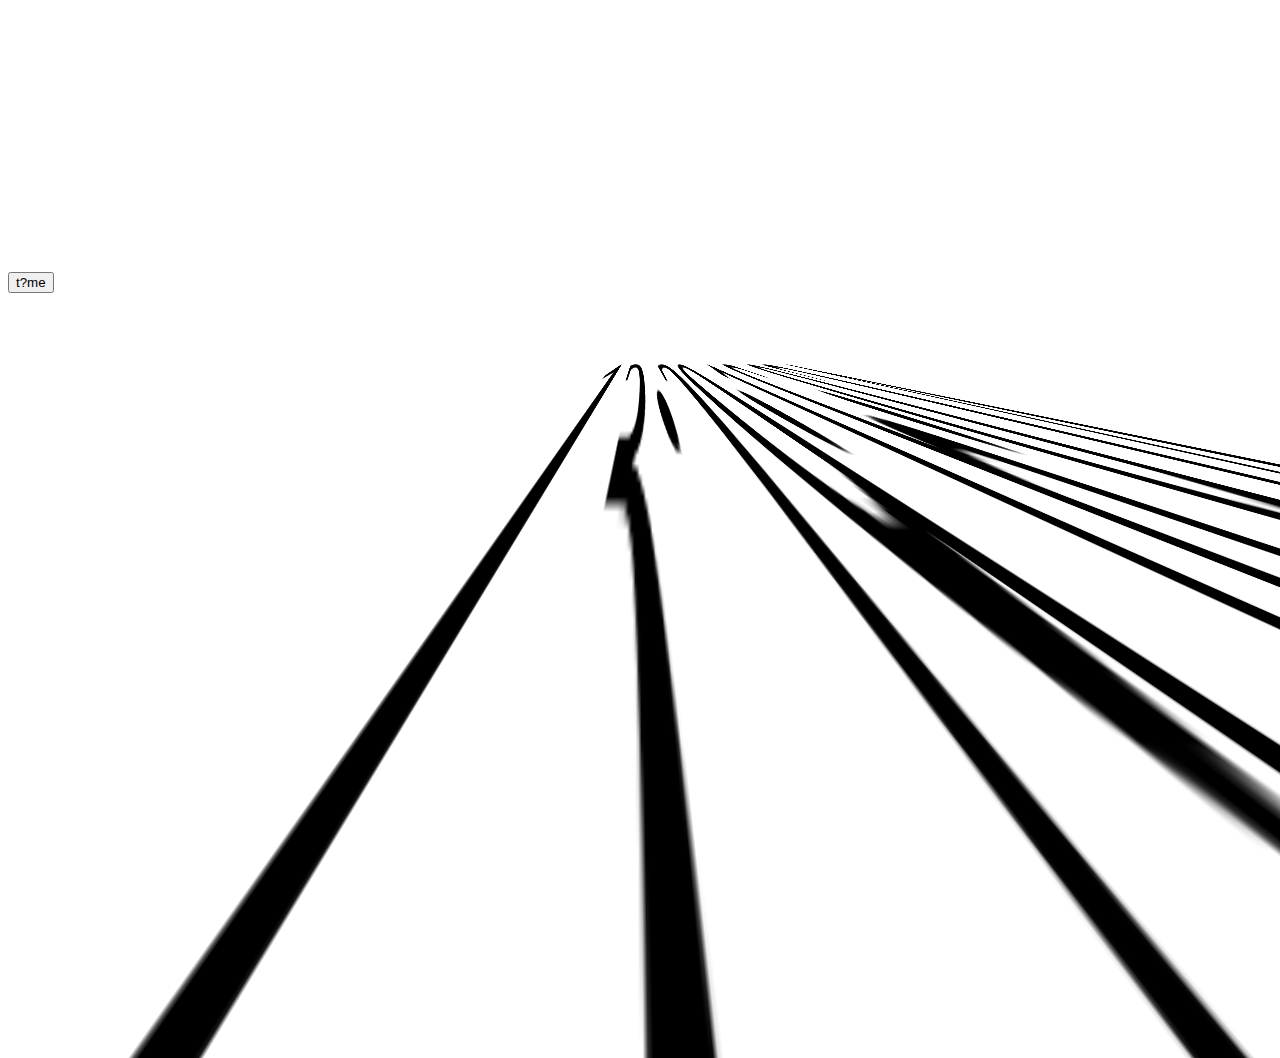
<file: Clock/index.html>
<!DOCTYPE html>
<html>

<head>
	<title>Clock</title>
	<meta charset="utf-8" />
	<link rel="stylesheet" href="assets/css/main.css" type="text/css" />
	<script src="https://code.jquery.com/jquery-1.10.2.js"></script>

</head>

<body>
	<!--  <div class="windowBox"> -->
	<p></p>

<button id='bttn'>t?me</button>
<div id="div1">
	
  <div id="div2" class='r1'>
  	<div class='box1'></div>
  	<div id='flatclock'></div>
  	
  </div>
</div>


	<!-- <div id="div1">DIV1
  <div id="div2">Think that you are a bird, looking down on a wall. Then click the button to see what happens when you change the perspective!</div>
 --></div>
	<div class="perspectiveclock">
	
	</div>
	<div class="flatclock">
	
	</div>
<!-- 	<div id="clock2">
	</div> -->
<!--     <div id="clock3">
	</div>
	<div id="clock4">
	</div>
	<div id="clock5">
	</div> -->
	
</body>

<script src="assets/js/jquery-3.3.1.min.js"></script>
<script src="assets/js/script.js"></script>
</html>
</file>
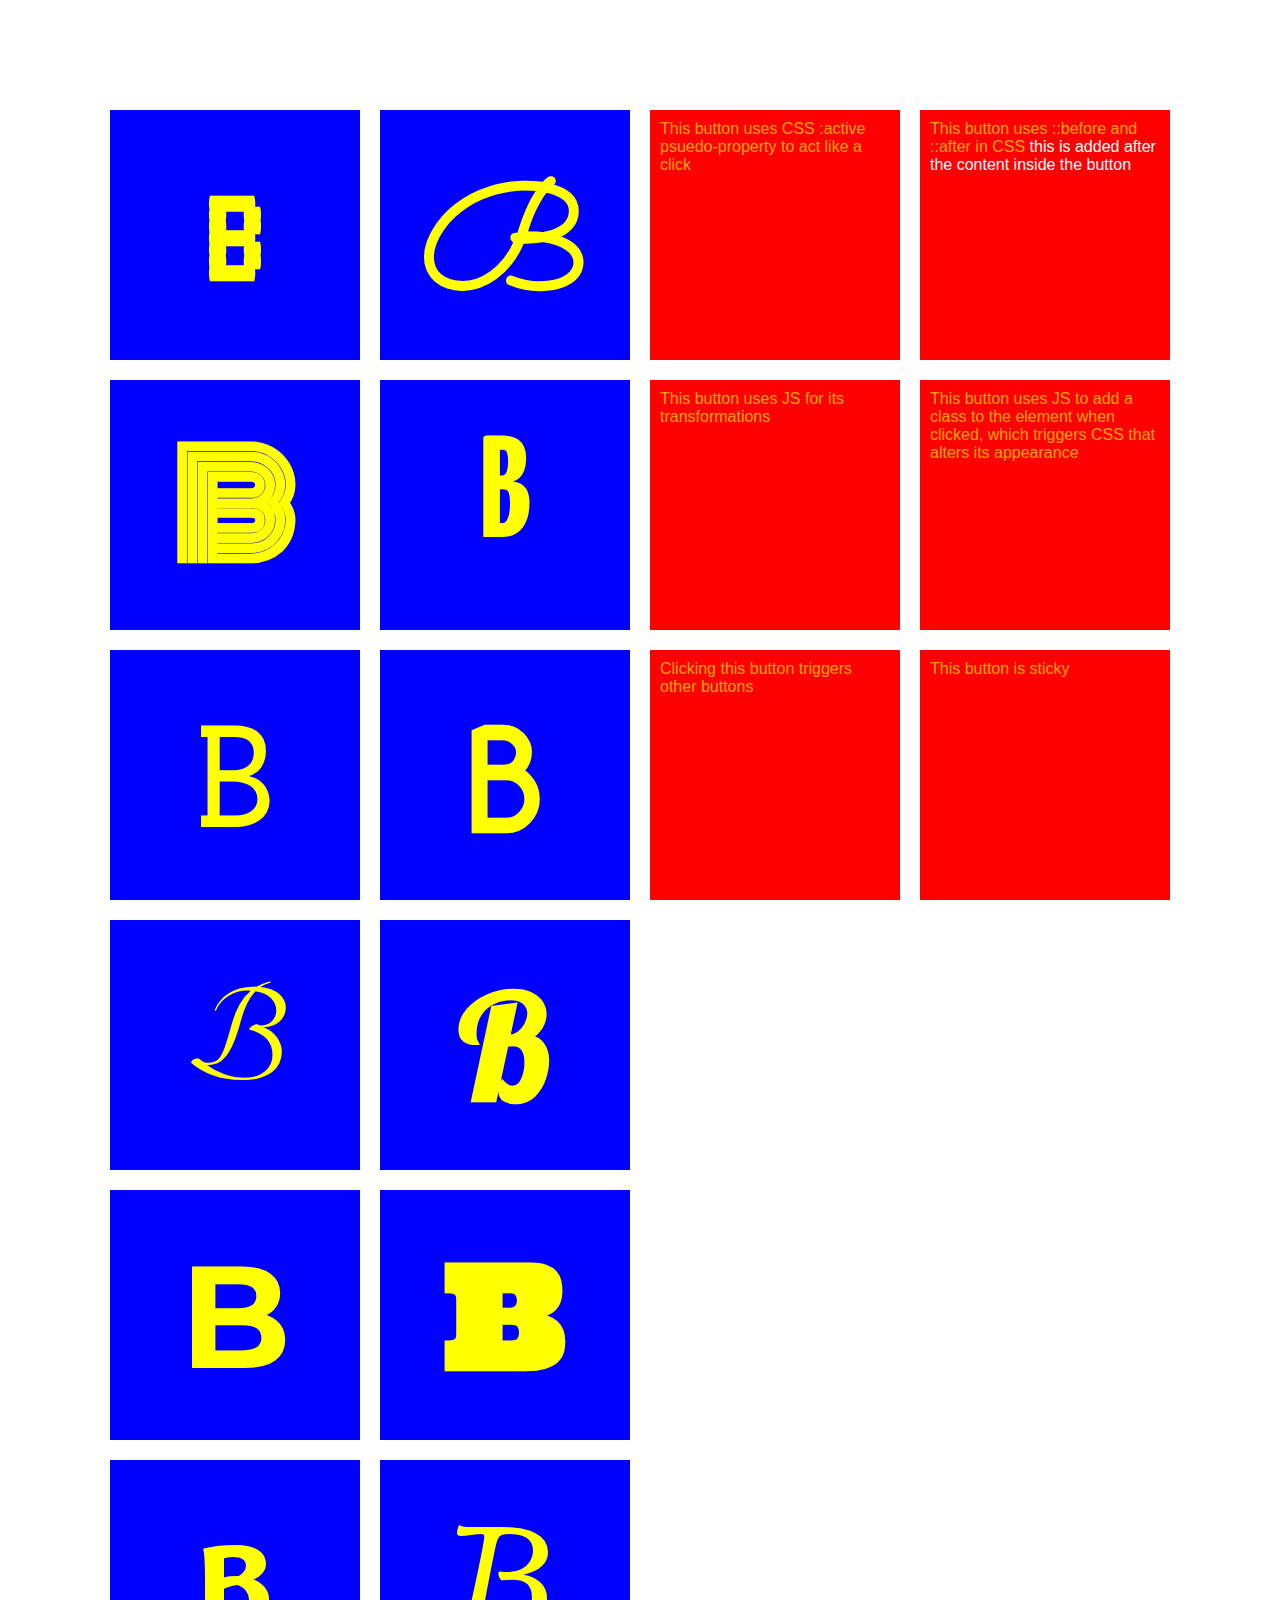
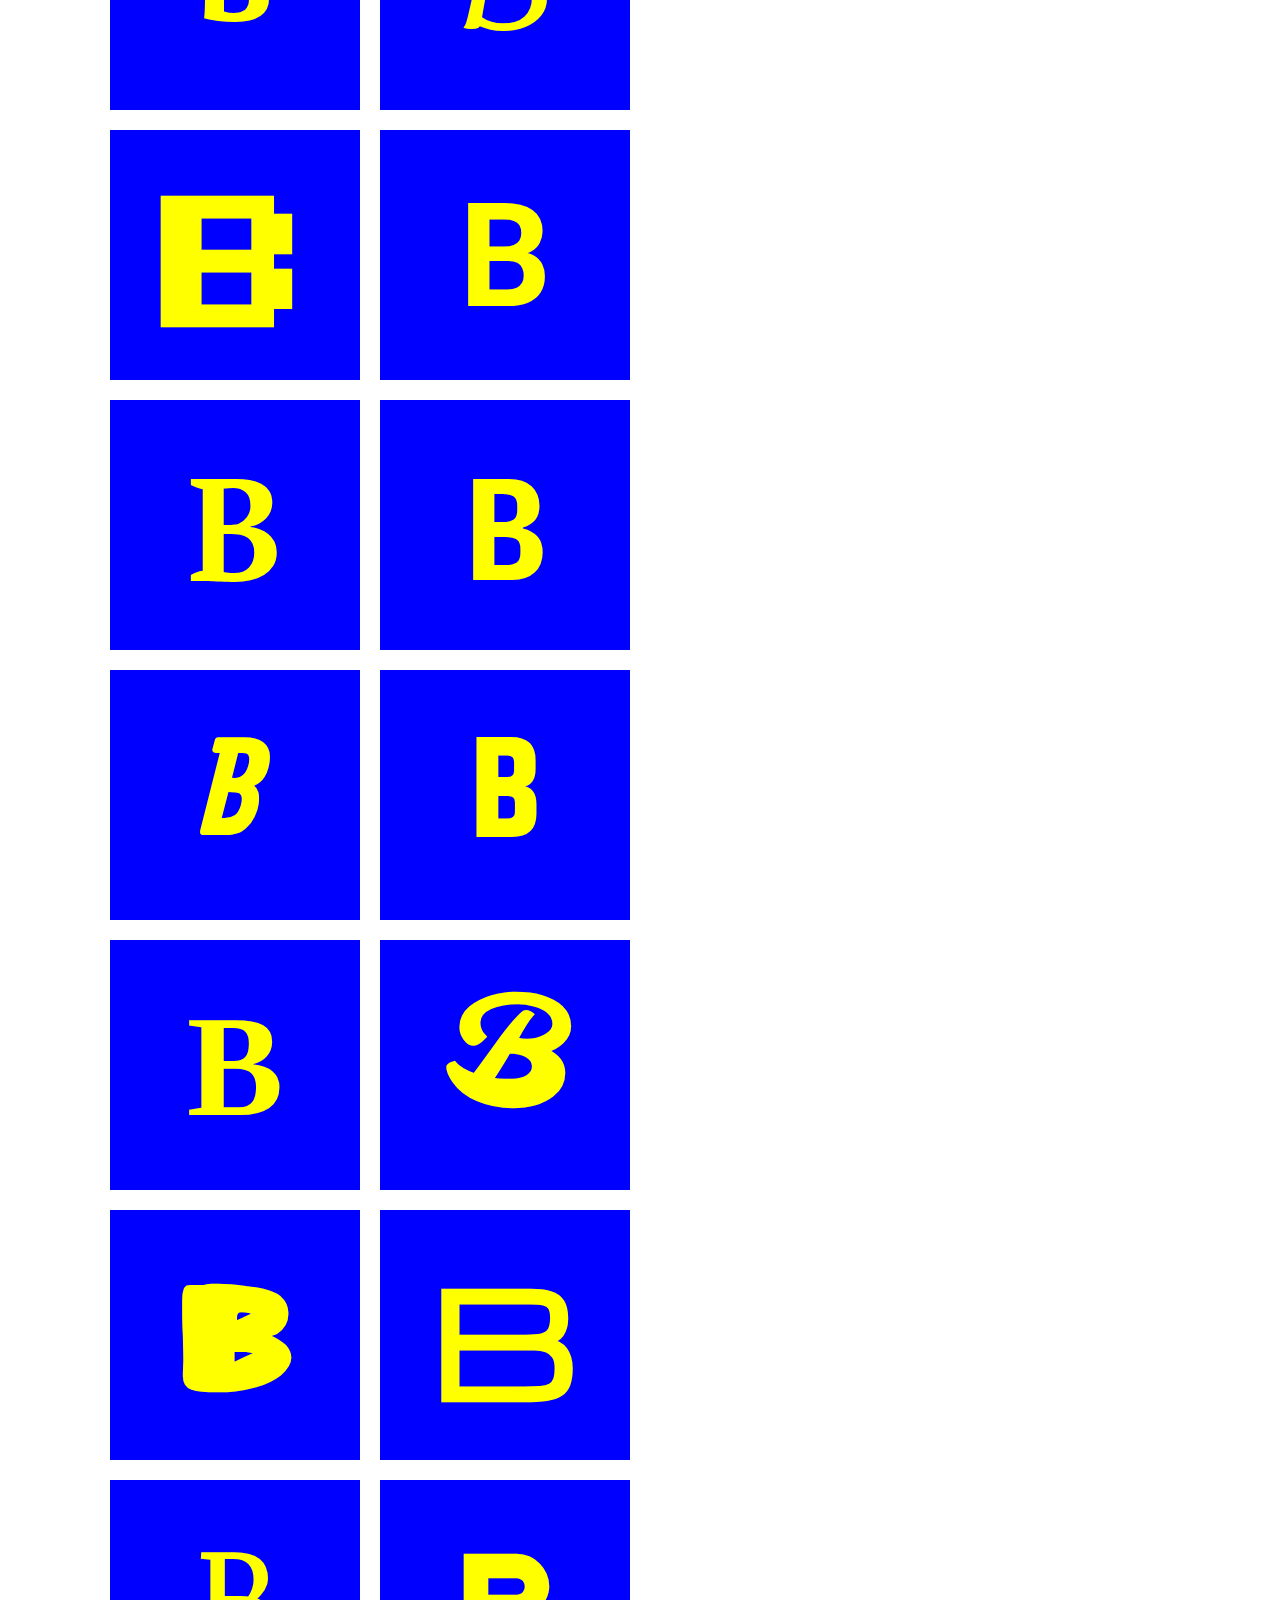
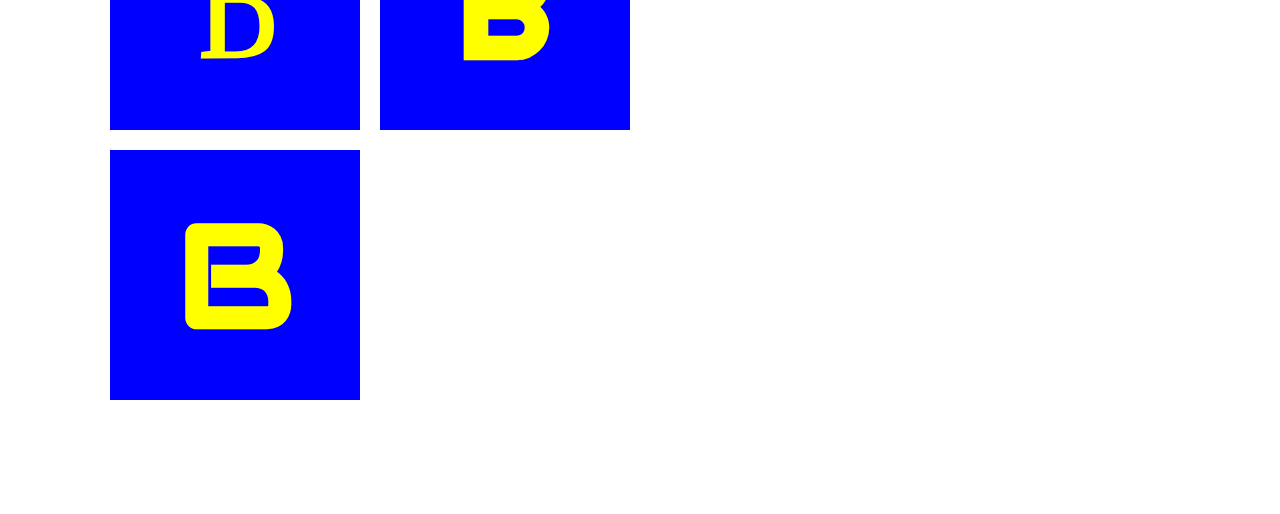
<file: exercise-charrette3/index.html>
<!DOCTYPE html>
<html>

<head>
    <title>50 Results Charrette</title>
    <meta charset="utf-8" />
    <!-- sets up iframes appearance -->
    <link rel="stylesheet" href="shared_assets/main.css" type="text/css" />
</head>

<body>
    <div id="container">
        <div id="person-1">
            <!-- iframe links to person 1's files -->
            <iframe src="person_1/index.html"></iframe>
        </div>

        <div id="person-2">
            <!-- iframe links to person 1's files -->
            <iframe src="person_2/index.html"></iframe>
        </div>
    </div>
</body>
</html>
</file>
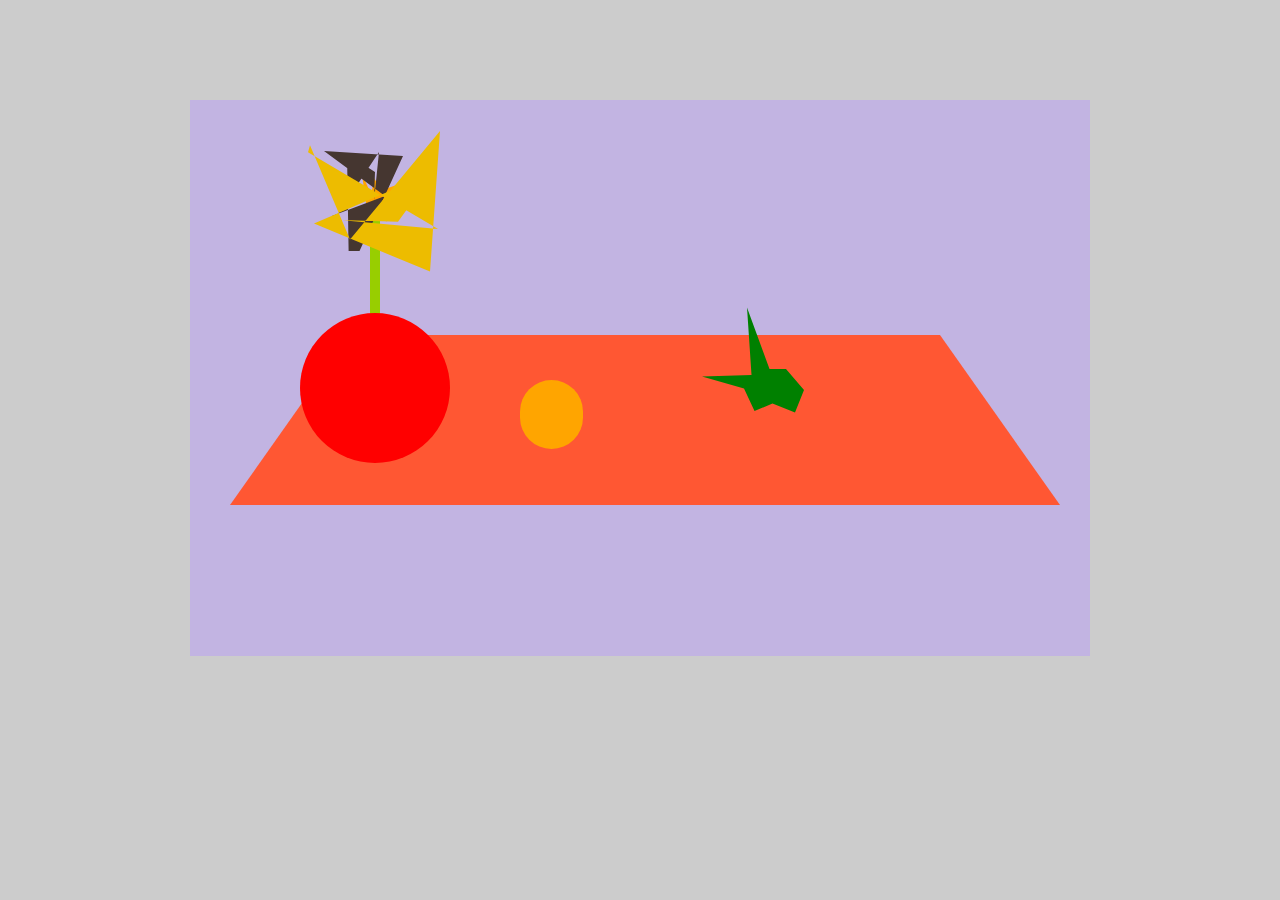
<file: stilllife/index.html>
<!DOCTYPE html>
<html>

<head>
	<title>CSS Still Life</title>
	<meta charset="utf-8" />
	<link rel="stylesheet" href="assets/css/main.css" type="text/css" />
</head>

<body>
    <div class="stage">
    	<div id="orange"></div>
    	<div id="flower"></div>
    	<div id="bird"></div>
    	<div id="sun"></div>
    	<div id="table"></div>
    	<div id="vase"></div>
    	<div id="yellowflower"></div>
    	<div id="canvas"></div>
    	<div id="orange1"></div>
        <div id="leaves"></div>
        <div id="leaves1"></div>
        <div class="a"></div>



    </div>
</body>

</html>
</file>
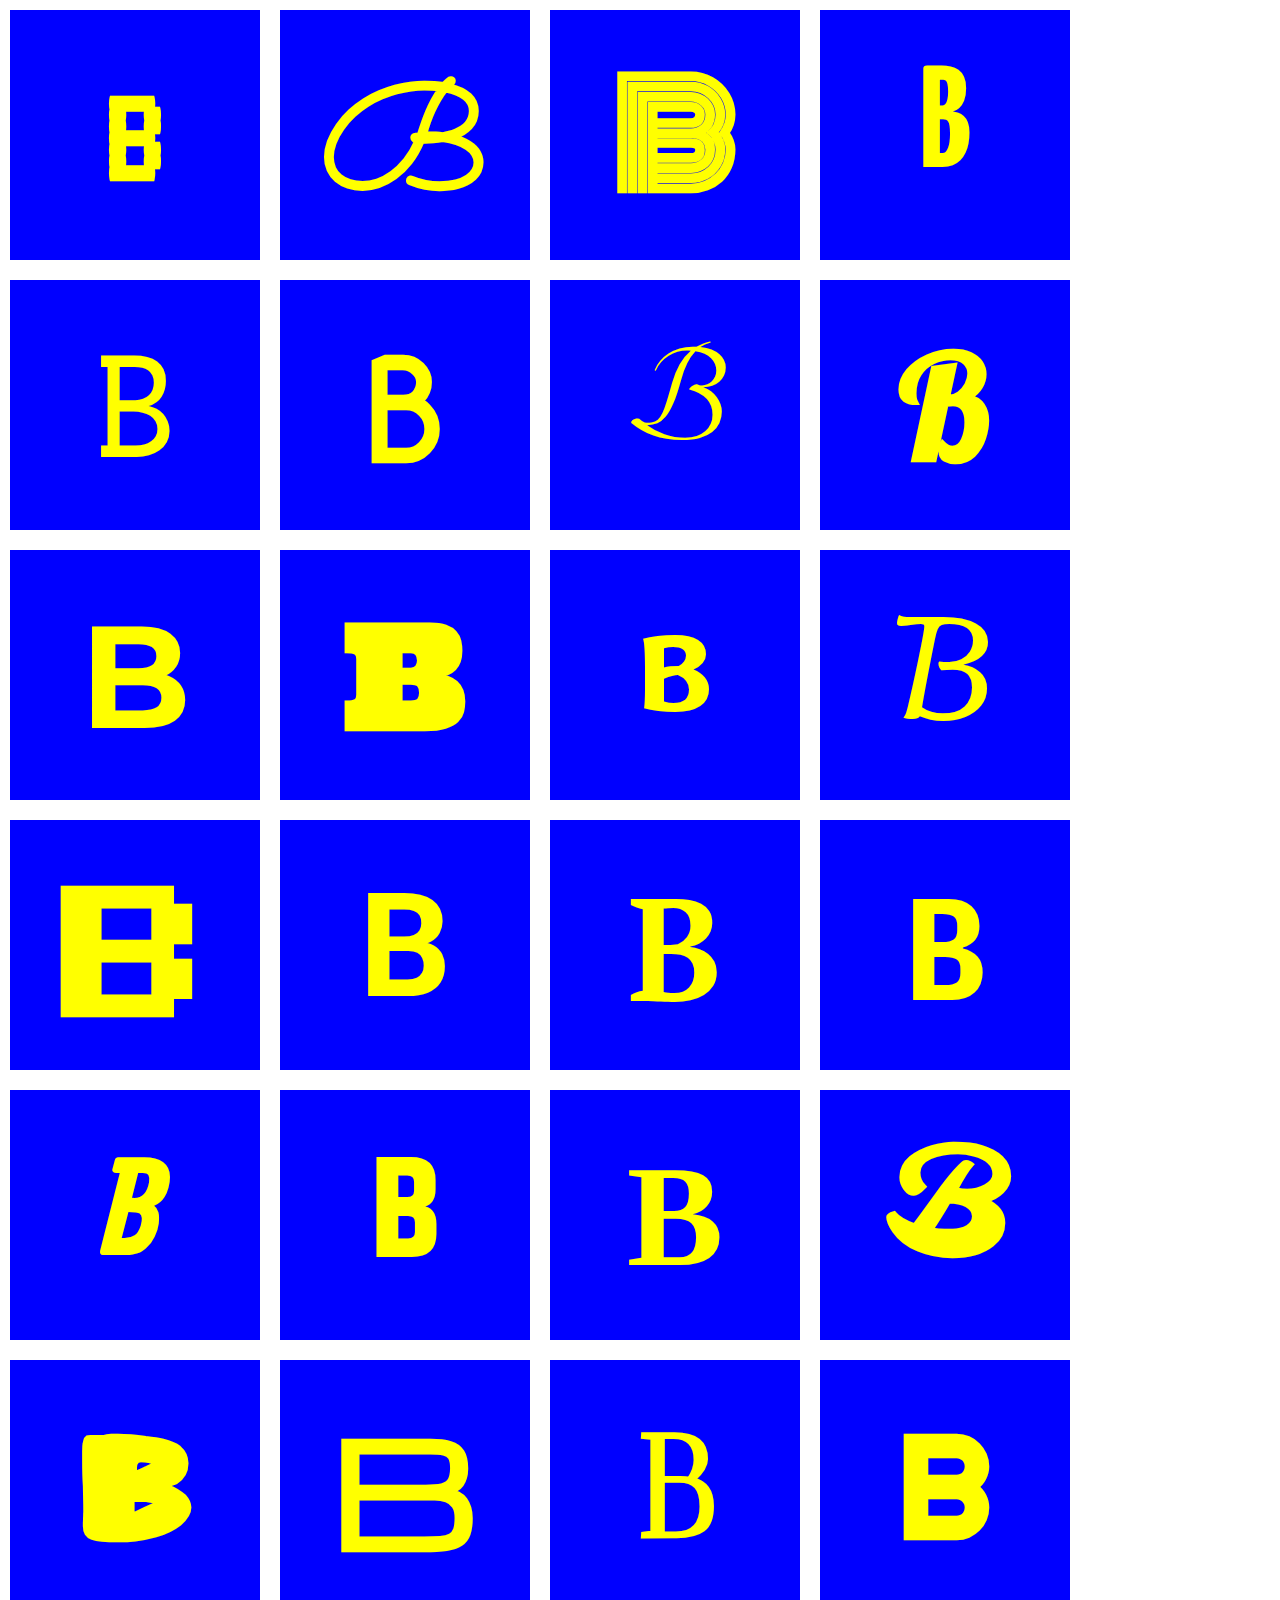
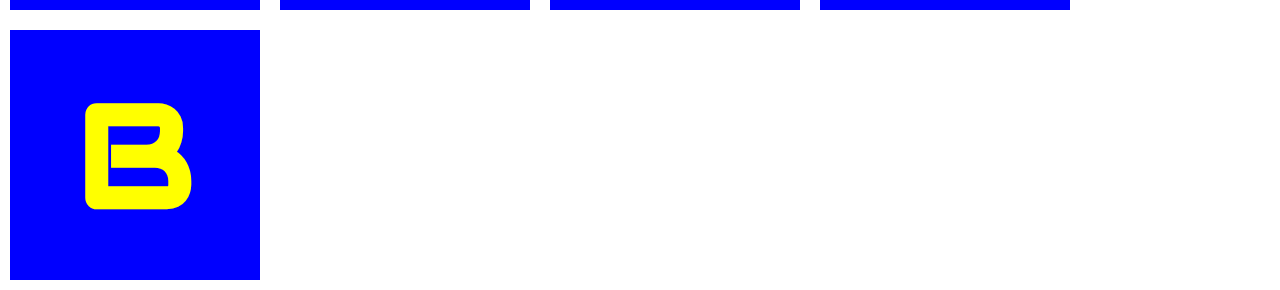
<file: exercise-charrette3/person_1/index.html>
<!DOCTYPE html>
<html>

<head>
    <title>50 Results Charrette</title>
    <meta charset="utf-8" />
    <link rel="stylesheet" href="assets/main.css" type="text/css" /><link href="https://fonts.googleapis.com/css?family=Antic+Didone|Audiowide|Charmonman|IBM+Plex+Mono|IM+Fell+English|Josefin+Slab|Khand|Lobster|Michroma|Mirza|Molle:400i|Monoton|Montserrat|Nova+Mono|Oxygen+Mono|PT+Serif|Press+Start+2P|Ranga|Righteous|Roboto|Sacramento|Sigmar+One|Tangerine|Ultra|VT323|Yanone+Kaffeesatz" rel="stylesheet">








    <!-- jquery -->
    <script src="https://code.jquery.com/jquery-1.10.2.js"></script>
    <script src="assets/script.js"></script>

</head>

<body>
  <div class="container">
    <!-- item 1 -->
    <div class="item" id="button-1">
       B
    </div>
    <!-- item 2 -->
    <div class="item" id="button-2">
       B
    </div>
    <!-- item 3 -->
    <div class="item" id="button-3">
        B
    </div>
    <!-- item 4 -->
    <div class="item" id="button-4">
        B
    </div>
    <!-- item 5 -->
    <div class="item" id="button-5">
        B
    </div>
    <!-- item 6 -->
    <div class="item" id="button-6">
        B
    </div>
    <!-- item 7 -->
    <div class="item" id="button-7">
        B
    </div>
    <!-- item 8 -->
    <div class="item" id="button-8">
       B
    </div>
    <!-- item 9 -->
    <div class="item" id="button-9">
        B
    </div>
    <!-- item 10 -->
    <div class="item" id="button-10">
        B
    </div>
    <!-- item 11 -->
    <div class="item" id="button-11">
        B
    </div>
    <!-- item 12 -->
    <div class="item" id="button-12">
        B
    </div>
    <!-- item 13 -->
    <div class="item" id="button-13">
        B
    </div>
    <!-- item 14 -->
    <div class="item" id="button-14">
       B
    </div>
    <!-- item 15 -->
    <div class="item" id="button-15">
        B
    </div>
    <!-- item 16 -->
    <div class="item" id="button-16">
        B
    </div>
    <!-- item 17 -->
    <div class="item" id="button-17">
        B
    </div>
    <!-- item 18 -->
    <div class="item" id="button-18">
        B
    </div>
    <!-- item 19 -->
    <div class="item" id="button-19">
        B
    </div>
    <!-- item 20 -->
    <div class="item" id="button-20">
       B
    </div>
    <!-- item 21 -->
    <div class="item" id="button-21">
        B
    </div>
    <!-- item 22 -->
    <div class="item" id="button-22">
        B
    </div>
    <!-- item 23 -->
    <div class="item" id="button-23">
        B
    </div>
    <!-- item 24 -->
    <div class="item" id="button-24">
        B
    </div>
     <!-- item 25 -->
    <div class="item" id="button-25">
        B
    </div>
  </div>
</body>
</html>
</file>
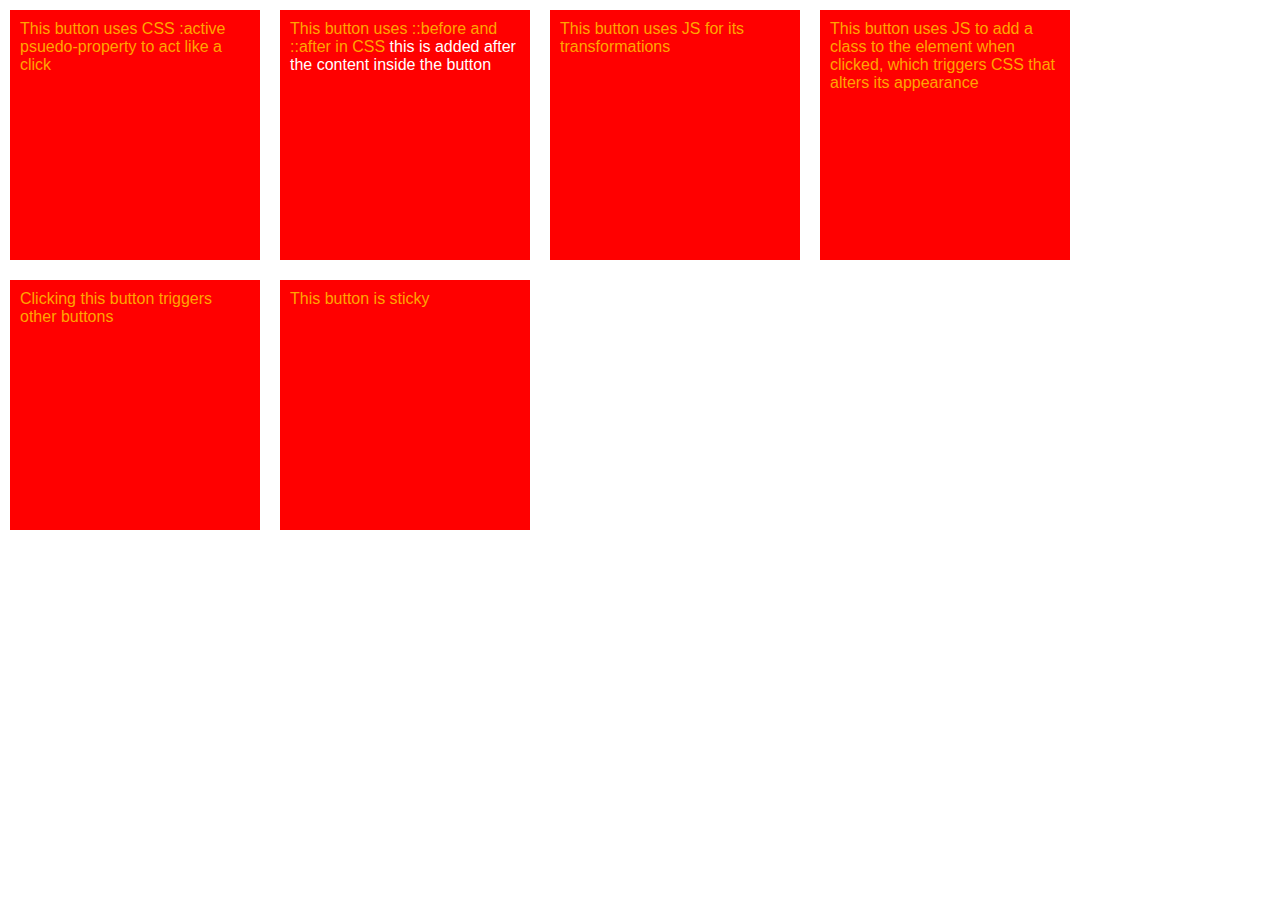
<file: exercise-charrette3/person_2/index.html>
<!DOCTYPE html>
<html>

<head>
    <title>50 Results Charrette</title>
    <meta charset="utf-8" />
    <link rel="stylesheet" href="assets/main.css" type="text/css" />

    <!-- jquery -->
    <script src="https://code.jquery.com/jquery-1.10.2.js"></script>
    <script src="assets/script.js"></script>

</head>

<body>
  <div class="container">
    <!-- item 1 -->
    <div class="item" id="button-1">
        This button uses CSS :active psuedo-property to act like a click
    </div>
    <!-- item 2 -->
    <div class="item" id="button-2">
        This button uses ::before and ::after in CSS
    </div>
    <!-- item 3 -->
    <div class="item" id="button-3">
        This button uses JS for its transformations
    </div>
    <!-- item 4 -->
    <div class="item" id="button-4">
        This button uses JS to add a class to the element when clicked, which triggers CSS that alters its appearance
    </div>
    <!-- item 5 -->
    <div class="item" id="button-5">
        Clicking this button triggers other buttons
    </div>
    <!-- item 6 -->
    <div class="item" id="button-6">
        This button is sticky
    </div>
  </div>
</body>
</html>
</file>
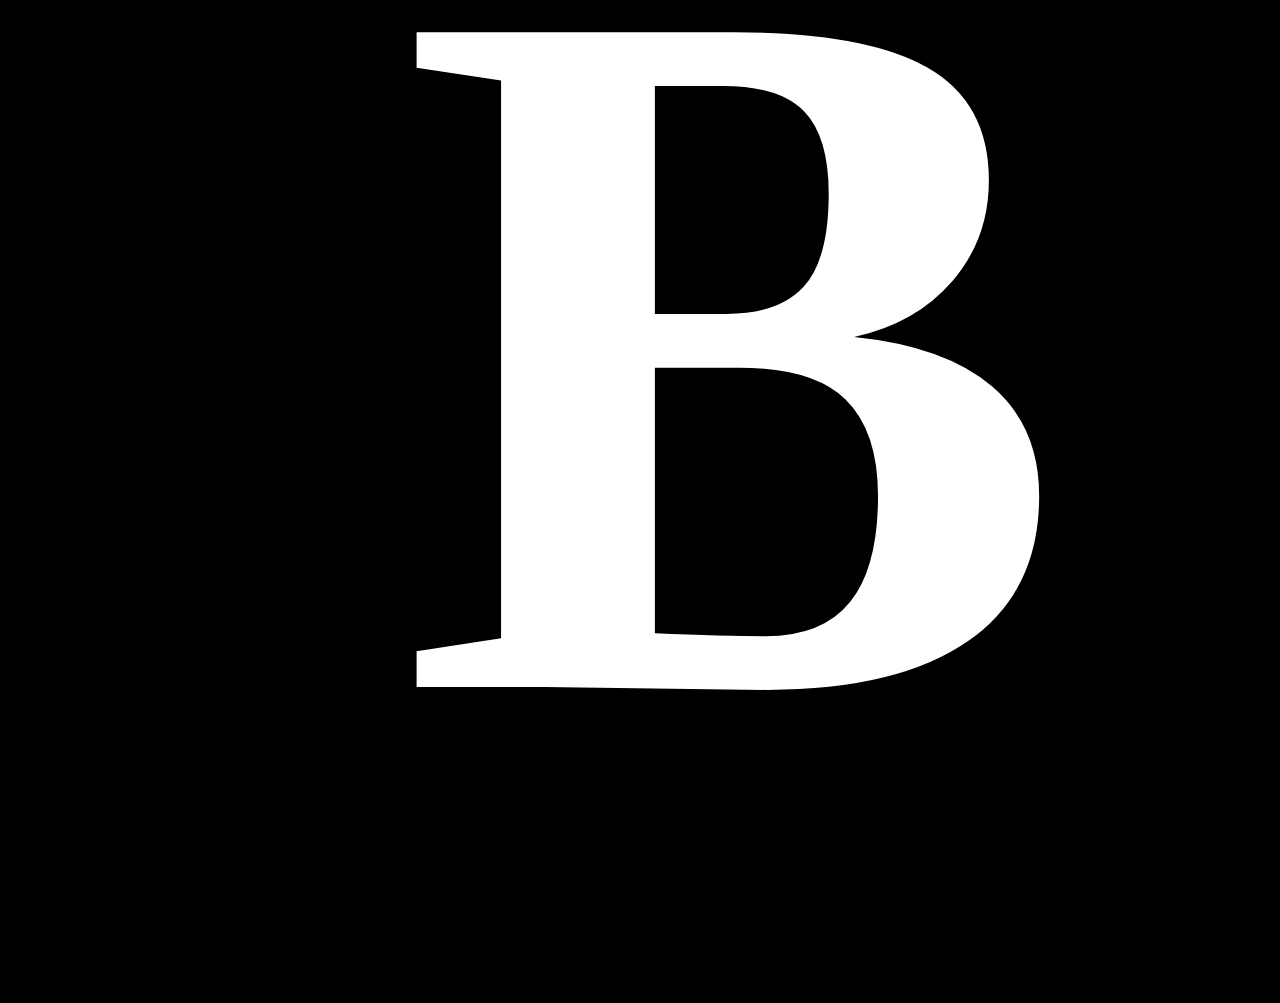
<file: btype.html>
<!DOCTYPE html>
<html>

<head>
	<title>btype</title>
	<meta charset="utf-8" />
 
    
    <meta name="viewport" content="width=device-width, initial-scale=1">
    <link rel="stylesheet" href="assets/css/btype.css" type="text/css"/>




    <script src="https://code.jquery.com/jquery-1.10.2.js"></script>
    <script src="btype.js"></script>
<link href="https://fonts.googleapis.com/css?family=Akronim|Alex+Brush|Anton|Arbutus|Asset|Bevan|Black+Han+Sans|Black+Ops+One|Bungee+Outline|Caesar+Dressing|Ceviche+One|Chakra+Petch|Chewy|Cinzel+Decorative|Diplomata|Diplomata+SC|Ewert|Fascinate+Inline|Flavors|Forum|Fredericka+the+Great|Geostar|Geostar+Fill|Great+Vibes|Hanalei|Henny+Penny|Joti+One|Julius+Sans+One|Keania+One|Knewave|Limelight|Lobster|Marcellus+SC|Monoton|Notable|Nova+Mono|Orbitron|Pacifico|Pirata+One|Plaster|Playball|Playfair+Display+SC|Press+Start+2P|Sancreek|Snowburst+One|Source+Serif+Pro|Text+Me+One|Titan+One|UnifrakturCook:700|VT323" rel="stylesheet">

<body>
<div class="b1">
  B</div>


</div>  
</body>

	<!--용배경화면용 end-->	

<script src="https://button.glitch.me/button.js"></script>

</html>
</file>
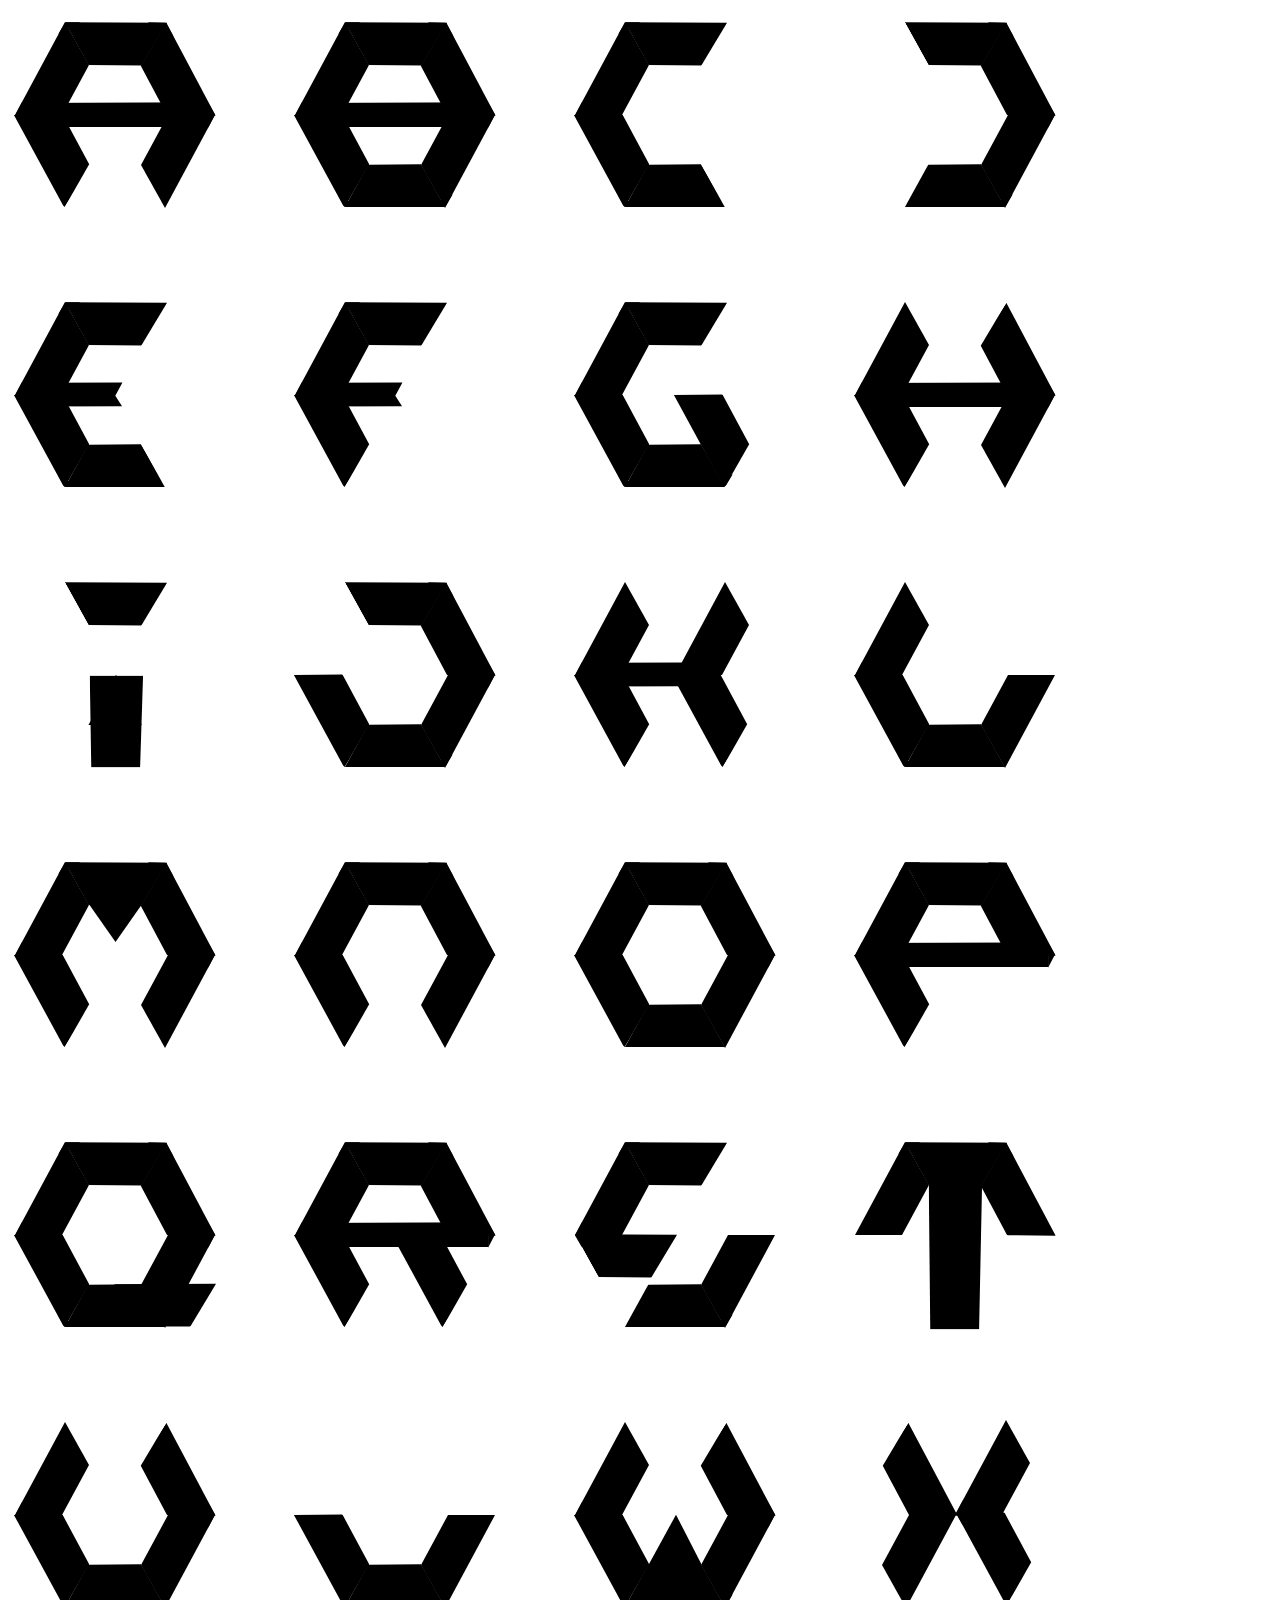
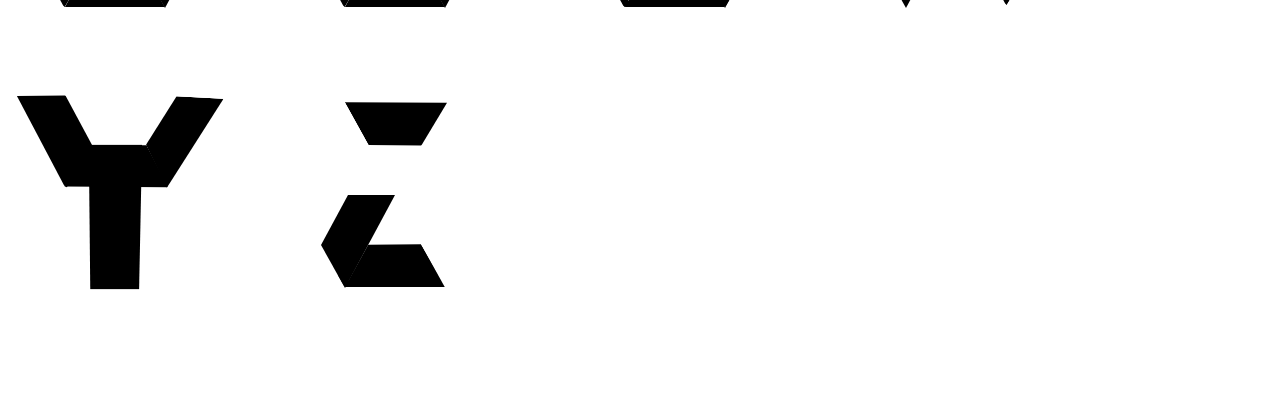
<file: indextypefaceorigin.html>
<!DOCTYPE html>
<html>

<head>
	<title>DANTypeface</title>
	<meta charset="utf-8" />
	<link rel="stylesheet" href="assets/css/maintypefaceorigin.css" type="text/css" />

	<style type="text/css">
		.TypefaceOriginalFrame{
			position: relative;
			float: left;
			width: 250px;
			height: 250px;
			margin: 15px;
			/*transform: scale(1);*/
		}
	</style>
</head>

<body>
	<div class="TypefaceOriginalFrame A">
		<div class="hexa1" id=""></div>
		<div class="hexa2" id=""></div>
		<div class="hexa3" id=""></div>
		<div class="hexa5" id=""></div>
		<div class="hexa6" id=""></div>
		<div class="hexa7" id=""></div>
		<div class="hexa15" id=""></div>
		<div class="hexa16" id=""></div>
		<div class="hexa17" id=""></div>
		<div class="hexa20" id=""></div>

	</div>

	<div class="TypefaceOriginalFrame B">
		<div class="hexa1" id=""></div>
		<div class="hexa2" id=""></div>
		<div class="hexa3" id=""></div>
		<div class="hexa4" id=""></div>
		<div class="hexa5" id=""></div>
		<div class="hexa6" id=""></div>
		<div class="hexa7" id=""></div>
		<div class="hexa15" id=""></div>
		<div class="hexa16" id=""></div>
		<div class="hexa17" id=""></div>
		<div class="hexa18" id=""></div>
		<div class="hexa19" id=""></div>
		<div class="hexa20" id=""></div>
		
	</div>

	<div class="TypefaceOriginalFrame C">
		<div class="hexa1" id=""></div>
		<div class="hexa2" id=""></div>
		<div class="hexa4" id=""></div>
		<div class="hexa6" id=""></div>
		<div class="hexa16" id=""></div>
		<div class="hexa17" id=""></div>
		<div class="hexa19" id=""></div>
		
	</div>

	<div class="TypefaceOriginalFrame D">
		<div class="hexa2" id=""></div>
		<div class="hexa3" id=""></div>
		<div class="hexa4" id=""></div>
		<div class="hexa5" id=""></div>
		<div class="hexa15" id=""></div>
		<div class="hexa18" id=""></div>
		<div class="hexa20" id=""></div>
		
	</div>

	<div class="TypefaceOriginalFrame E">
		<div class="hexa1" id=""></div>
		<div class="hexa2" id=""></div>
		<div class="hexa4" id=""></div>
		<div class="hexa6" id=""></div>
		<div class="hexa16" id=""></div>
		<div class="hexa17" id=""></div>
		<div class="hexa19" id=""></div>
		<div class="hexa21" id=""></div>
	
	</div>

	<div class="TypefaceOriginalFrame F">
		<div class="hexa1" id=""></div>
		<div class="hexa2" id=""></div>
		<div class="hexa6" id=""></div>
		<div class="hexa16" id=""></div>
		<div class="hexa17" id=""></div>
		<div class="hexa21" id=""></div>
		
	</div>

	<div class="TypefaceOriginalFrame G">
		<div class="hexa1" id=""></div>
		<div class="hexa2" id=""></div>
		<div class="hexa4" id=""></div>
		<div class="hexa6" id=""></div>
		<div class="hexa16" id=""></div>
		<div class="hexa17" id=""></div>
		<div class="hexa18" id=""></div>
		<div class="hexa19" id=""></div>
		<div class="hexa22" id=""></div>

		
	</div>

	<div class="TypefaceOriginalFrame H">
		<div class="hexa1" id=""></div>
		<div class="hexa3" id=""></div>
		<div class="hexa5" id=""></div>
		<div class="hexa6" id=""></div>
		<div class="hexa7" id=""></div>
		<div class="hexa15" id=""></div>
		<div class="hexa16" id=""></div>
		
	</div>

	<div class="TypefaceOriginalFrame I">
		<div class="hexa2" id=""></div>
		<div class="hexa10" id=""></div>
		<div class="hexa14" id=""></div>
		
	</div>

	<div class="TypefaceOriginalFrame J">
		<div class="hexa2" id=""></div>
		<div class="hexa3" id=""></div>
		<div class="hexa4" id=""></div>
		<div class="hexa5" id=""></div>
		<div class="hexa6" id=""></div>
		<div class="hexa15" id=""></div>
		<div class="hexa18" id=""></div>
		<div class="hexa20" id=""></div>
		
	</div>

	<div class="TypefaceOriginalFrame K">
		<div class="hexa1" id=""></div>
		<div class="hexa6" id=""></div>
		<div class="hexa16" id=""></div>
		<div class="hexa21" id=""></div>
		<div class="hexa23" id=""></div>
		<div class="hexa24" id=""></div>
		
	</div>

	<div class="TypefaceOriginalFrame L">
		<div class="hexa1" id=""></div>
		<div class="hexa3" id=""></div>
		<div class="hexa4" id=""></div>
		<div class="hexa6" id=""></div>
		<div class="hexa16" id=""></div>
		<div class="hexa19" id=""></div>
		
	</div>

	<div class="TypefaceOriginalFrame M">
		<div class="hexa1" id=""></div>
		<div class="hexa2" id=""></div>
		<div class="hexa3" id=""></div>
		<div class="hexa5" id=""></div>
		<div class="hexa6" id=""></div>
		<div class="hexa11" id=""></div>
		<div class="hexa15" id=""></div>
		<div class="hexa16" id=""></div>
		<div class="hexa17" id=""></div>
		<div class="hexa20" id=""></div>
		
	</div>

	<div class="TypefaceOriginalFrame N">
		<div class="hexa1" id=""></div>
		<div class="hexa2" id=""></div>
		<div class="hexa3" id=""></div>
		<div class="hexa5" id=""></div>
		<div class="hexa6" id=""></div>
		<div class="hexa15" id=""></div>
		<div class="hexa16" id=""></div>
		<div class="hexa17" id=""></div>
		<div class="hexa20" id=""></div>
		
	</div>

	<div class="TypefaceOriginalFrame O">
		<div class="hexa1" id=""></div>
		<div class="hexa2" id=""></div>
		<div class="hexa3" id=""></div>
		<div class="hexa4" id=""></div>
		<div class="hexa5" id=""></div>
		<div class="hexa6" id=""></div>
		<div class="hexa15" id=""></div>
		<div class="hexa16" id=""></div>
		<div class="hexa17" id=""></div>
		<div class="hexa20" id=""></div>
		
	</div>

	<div class="TypefaceOriginalFrame P">
		<div class="hexa1" id=""></div>
		<div class="hexa2" id=""></div>
		<div class="hexa5" id=""></div>
		<div class="hexa6" id=""></div>
		<div class="hexa7" id=""></div>
		<div class="hexa15" id=""></div>
		<div class="hexa16" id=""></div>
		<div class="hexa17" id=""></div>
		<div class="hexa20" id=""></div>

	</div>

	<div class="TypefaceOriginalFrame Q">
		<div class="hexa1" id=""></div>
		<div class="hexa2" id=""></div>
		<div class="hexa3" id=""></div>
		<div class="hexa4" id=""></div>
		<div class="hexa5" id=""></div>
		<div class="hexa6" id=""></div>
		<div class="hexa12" id=""></div>
		<div class="hexa15" id=""></div>
		<div class="hexa16" id=""></div>
		<div class="hexa17" id=""></div>
		<div class="hexa18" id=""></div>
		<div class="hexa19" id=""></div>
		<div class="hexa20" id=""></div>
		
	</div>

	<div class="TypefaceOriginalFrame R">
		<div class="hexa1" id=""></div>
		<div class="hexa2" id=""></div>
		<div class="hexa5" id=""></div>
		<div class="hexa6" id=""></div>
		<div class="hexa7" id=""></div>
		<div class="hexa15" id=""></div>
		<div class="hexa16" id=""></div>
		<div class="hexa17" id=""></div>
		<div class="hexa20" id=""></div>
		<div class="hexa24" id=""></div>

	</div>

	<div class="TypefaceOriginalFrame S">
		<div class="hexa1" id=""></div>
		<div class="hexa2" id=""></div>
		<div class="hexa3" id=""></div>
		<div class="hexa4" id=""></div>
		<div class="hexa16" id=""></div>
		<div class="hexa17" id=""></div>
		<div class="hexa18" id=""></div>
		<div class="hexa25" id=""></div>
		
	</div>

	<div class="TypefaceOriginalFrame T">
		<div class="hexa1" id=""></div>
		<div class="hexa2" id=""></div>
		<div class="hexa5" id=""></div>
		<div class="hexa13" id=""></div>
		<div class="hexa17" id=""></div>
		<div class="hexa20" id=""></div>
		
	</div>

	<div class="TypefaceOriginalFrame U">
		<div class="hexa1" id=""></div>
		<div class="hexa3" id=""></div>
		<div class="hexa4" id=""></div>
		<div class="hexa5" id=""></div>
		<div class="hexa6" id=""></div>
		<div class="hexa15" id=""></div>
		<div class="hexa16" id=""></div>
		
	</div>

	<div class="TypefaceOriginalFrame V">
		<div class="hexa3" id=""></div>
		<div class="hexa4" id=""></div>
		<div class="hexa6" id=""></div>
		
	</div>

	<div class="TypefaceOriginalFrame W">
		<div class="hexa1" id=""></div>
		<div class="hexa3" id=""></div>
		<div class="hexa4" id=""></div>
		<div class="hexa5" id=""></div>
		<div class="hexa6" id=""></div>
		<div class="hexa14" id=""></div>
		<div class="hexa15" id=""></div>
		<div class="hexa16" id=""></div>
		<div class="hexa18" id=""></div>
		<div class="hexa19" id=""></div>
		
	</div>

	<div class="TypefaceOriginalFrame X">

		<div class="hexa26" id=""></div>
		<div class="hexa27" id=""></div>
		<div class="hexa28" id=""></div>
		<div class="hexa29" id=""></div>
		<div class="hexa30" id=""></div>
		
	</div>

		<div class="TypefaceOriginalFrame Y">
		<div class="hexa13" id=""></div>
		<div class="hexa31" id=""></div>
		<div class="hexa32" id=""></div>
		<div class="hexa33" id=""></div>

		
	</div>

	<div class="TypefaceOriginalFrame Z">
		<div class="hexa2" id=""></div>
		<div class="hexa4" id=""></div>
		<div class="hexa19" id=""></div>
		<div class="hexa34" id=""></div>
		
	</div>


	<!-- <img src="123dd.png" height="200px" width="200px"> -->


</body>

</html>





<!-- <div class="TypefaceOriginalFrame C">
		<div class="hexa1" id=""></div>
		<div class="hexa2" id=""></div>
		<div class="hexa3" id=""></div>
		<div class="hexa4" id=""></div>
		<div class="hexa5" id=""></div>
		<div class="hexa6" id=""></div>
		<div class="hexa7" id=""></div>
		<div class="hexa8" id=""></div>
		<div class="hexa9" id=""></div>
		<div class="hexa10" id=""></div>
		<div class="hexa11" id=""></div>
		<div class="hexa12" id=""></div>
		<div class="hexa13" id=""></div>
		<div class="hexa14" id=""></div>
		<div class="hexa15" id=""></div>
		<div class="hexa16" id=""></div>
		<div class="hexa17" id=""></div>
		<div class="hexa18" id=""></div>
		<div class="hexa19" id=""></div>
		<div class="hexa20" id=""></div>
		<div class="hexa21" id=""></div>
		
	</div>
 -->
</file>
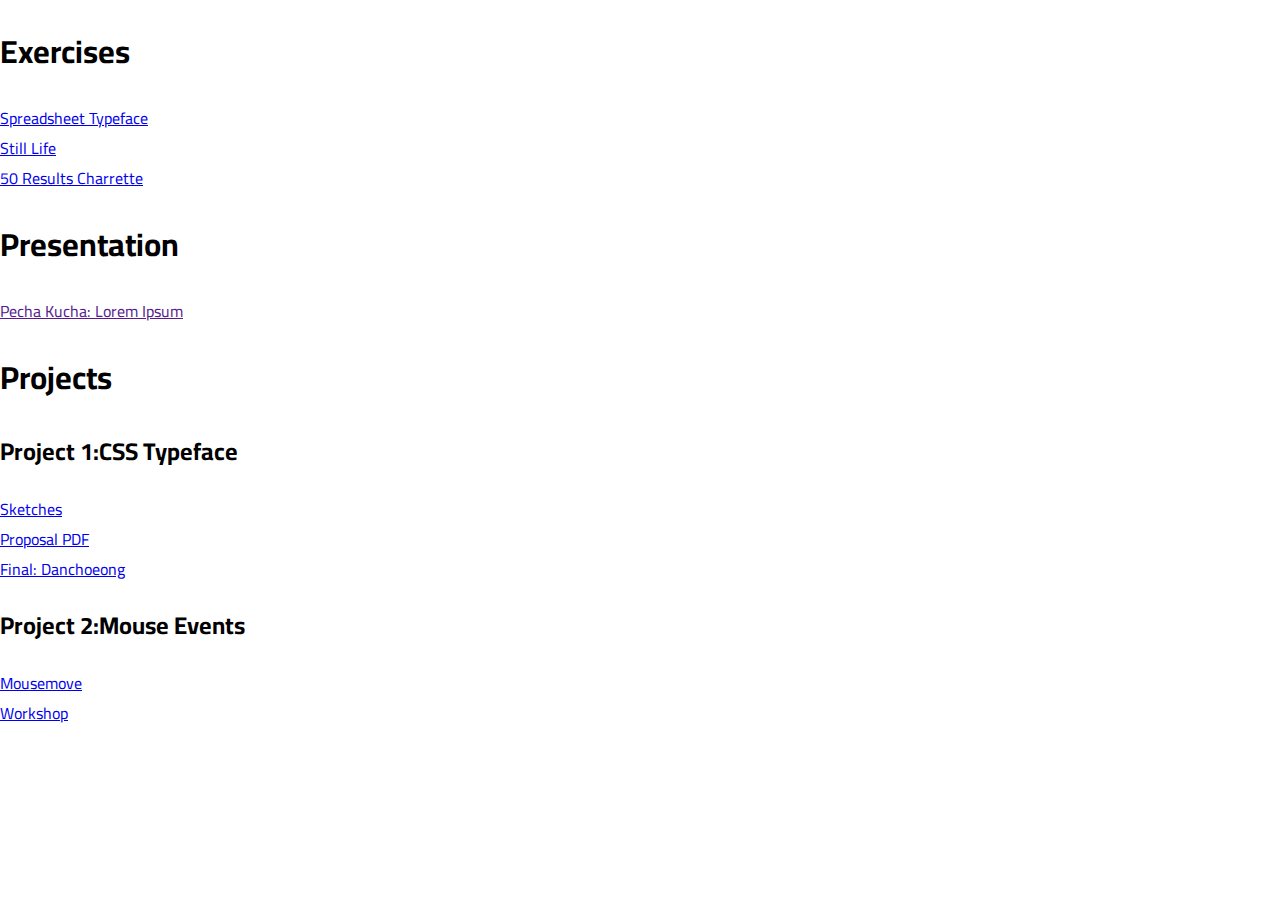
<file: JoeyKimhomepage.html>
<!DOCTYPE html>
<html>
	<head>
		<title>Joey Kim</title>
		<meta charset="utf-8" />
		<link rel="stylesheet" href="assets/css/JoeyKimhomepage.css" type="text/css"/>
		<link href="https://fonts.googleapis.com/css?family=Cairo" rel="stylesheet">


   <style>
	</style>
	</head>


	<body>
		<div>
			<h1>Exercises</h1>
			<a href="https://docs.google.com/spreadsheets/d/1xF12bFJ1ddY6WbbVKpCWJ5yOVv_9wIl7km1mWVvzrUM/edit#gid=0" target="blank">Spreadsheet Typeface</a>
			<br>
			<a href="https://sungyunkim.github.io/interactive2/stilllife/index.html" target="blank">Still Life</a>
			<br>
			<a href="https://sungyunkim.github.io/interactive2/exercise-charrette3/50 Results Charrette.html" target="blank">50 Results Charrette</a>
			<br>
		</div>
		<div>
			<h1>Presentation</h1>
			<a href target="blank">Pecha Kucha: Lorem Ipsum</a>
		</div>	
		<div>
			<h1>Projects</h1>
			<h2>Project 1:CSS Typeface</h2>
			<a href="https://sungyunkim.github.io/interactive2/assets/int2Sketch.pdf" target="blank">Sketches</a>
			<br>
			<a href="https://sungyunkim.github.io/interactive2/assets/int2proposal.pdf" target="blank">Proposal PDF</a>
			<br>
			<a href="https://sungyunkim.github.io/interactive2/" target="blank">Final: Danchoeong</a>
			<h2>Project 2:Mouse Events</h2>
			<a href="https://sungyunkim.github.io/interactive2/btype.html">Mousemove</a>
			<br>
			<a href="https://sungyunkim.github.io/interactive2/workshop/template.html" target="blank">Workshop</a>
			<br>
		</div>		
	</body>
</html>
</file>
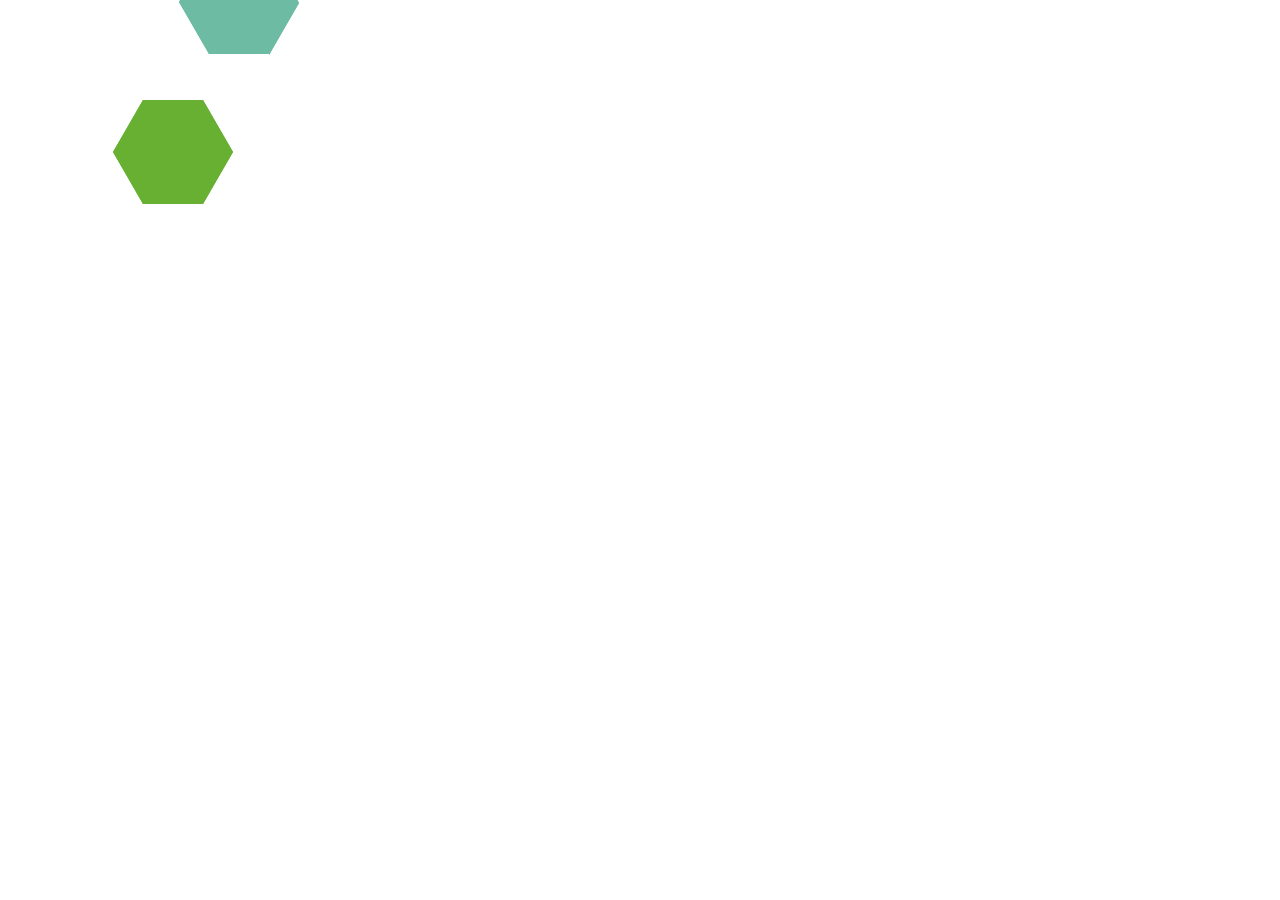
<file: musicindex.html>
<!DOCTYPE html>
<html>

<head>
	<title>DANTypeface</title>
	<meta charset="utf-8" />
	<link rel="stylesheet" href="assets/css/music.css" type="text/css" />
	<style type="text/css">
		.hexascaleup{
			transition: 400ms all;
		}
		.hexascaleup:hover{
			transform: scale(0.9);
		}
	</style>

</head>

<body>
	
		<div class="hexascaleup">
			<div class="TYPE3BKP pulsemv1">
				<div class="hexagon-1" id=""></div>
				<div class="hexagon-2" id=""></div>
				<div class="hexagon-3" id=""></div>
				
			</div>
		</div>
		
		<div class="hexascaleup">
			<div class="TYPE3BKP pulsemv2">
				<div class="hexagon-10" id=""></div>
				<div class="hexagon-11" id=""></div>
				<div class="hexagon-12" id=""></div>
			</div>
		</div>

		
		<div class="hexascaleup">
			<div class=" TYPE3RP pulsemv3">
					<div class="hexagon-4" id=""></div>
					<div class="hexagon-5" id=""></div>
					<div class="hexagon-6" id=""></div>
			</div>
		</div>

		<div class="hexascaleup">
			<div class="TYPE1RP pulsemv4">
					<div class="hexagon-13" id=""></div>
					<div class="hexagon-14" id=""></div>
					<div class="hexagon-15" id=""></div>
			</div>
		</div>

		<div class="hexascaleup">
			<div class="TYPE1RP pulsemv5">
					<div class="hexagon-7" id=""></div>
					<div class="hexagon-8" id=""></div>
					<div class="hexagon-9" id=""></div>
			</div>
		</div>

		<div class="hexascaleup">
			<div class="TYPE3BKP pulsemv6">
				<div class="hexagon-1" id=""></div>
				<div class="hexagon-2" id=""></div>
				<div class="hexagon-3" id=""></div>
				
			</div>
		</div>
		
		<div class="hexascaleup">
			<div class="TYPE3BKP pulsemv7">
				<div class="hexagon-10" id=""></div>
				<div class="hexagon-11" id=""></div>
				<div class="hexagon-12" id=""></div>
			</div>
		</div>

		
		<div class="hexascaleup">
			<div class=" TYPE3RP pulsemv8">
					<div class="hexagon-4" id=""></div>
					<div class="hexagon-5" id=""></div>
					<div class="hexagon-6" id=""></div>
			</div>
		</div>

		<div class="hexascaleup">
			<div class="TYPE1RP pulsemv9">
					<div class="hexagon-13" id=""></div>
					<div class="hexagon-14" id=""></div>
					<div class="hexagon-15" id=""></div>
			</div>
		</div>

		<div class="hexascaleup">
			<div class="TYPE1RP pulsemv10">
					<div class="hexagon-7" id=""></div>
					<div class="hexagon-8" id=""></div>
					<div class="hexagon-9" id=""></div>
			</div>
		</div>



</body>	
</html>
</file>
<file: assets/css/main.css>
body {
margin: 0;	

font-family: 'Space Mono', monospace;
}


.copy{

}
#info{
	position: absolute;
	bottom: 10px;
	left: 10px;
	font-size: 12px;
	right: 10px;
	margin-top: 20px;

}

#info1{
	    position: absolute;
    bottom: -17px;
    left: 0px;
    font-size: 10px;
    right: 10px;
}


.TypefaceOriginalFrameA {
	z-index: 21;
	position: absolute;
	top: 80px;
	left: 15px;
	transform: scale(0.57);
}

.TypefaceOriginalFrameB {
	z-index: 21;
	position: absolute;
	top: 103px;
	left: 226px;
	transform: scale(0.56);
}

.TypefaceOriginalFrameB3{
	z-index: 23;

	position: absolute;
	top: 83px;
	left: 15px;
}

.TypefaceOriginalFrameC {
	z-index: 21;
	position: absolute;
	top: 106px;
    left: 226px;
	transform: scale(0.56);
}
.TypefaceOriginalFrameD {
	z-index: 21;
	position: absolute;
	top: 106px;
    left: 226px;
	transform: scale(0.56);
}
.TypefaceOriginalFrameE {
	z-index: 21;
	position: absolute;
	top: 106px;
    left: 226px;
	transform: scale(0.56);
}
.TypefaceOriginalFrameF {
	z-index: 21;
	position: absolute;
	top: 106px;
    left: 227px;
	transform: scale(0.56);
}
.TypefaceOriginalFrameG {
	z-index: 21;
	position: absolute;
	    top: 106px;
    left: 227px;	transform: scale(0.56);
}
.TypefaceOriginalFrameH {
	z-index: 21;
	position: absolute;
	    top: 106px;
    left: 227px;
	transform: scale(0.56);
}
.TypefaceOriginalFrameI {
	z-index: 21;
	position: absolute;
	top: 106px;
    left: 227px;
	transform: scale(0.56);
}
.TypefaceOriginalFrameJ {
	z-index: 21;
	position: absolute;
	top: 106px;
    left: 226px;

	transform: scale(0.56);
}
.TypefaceOriginalFrameK {
	z-index: 21;
	position: absolute;
	top: 106px;
    left: 227px;
	transform: scale(0.56);
}
.TypefaceOriginalFrameL {
	z-index: 21;
	position: absolute;
	    top: 106px;
    left: 227px;
	transform: scale(0.56);
}
.TypefaceOriginalFrameM {
	z-index: 21;
	position: absolute;
	    top: 106px;
    left: 227px;

	transform: scale(0.56);
}
.TypefaceOriginalFrameN {
	z-index: 21;
	position: absolute;
	top: 106px;
    left: 227px;
	transform: scale(0.56);
}
.TypefaceOriginalFrameO {
	z-index: 21;
	position: absolute;
	    top: 106px;
    left: 227px;
	transform: scale(0.56);
}
.TypefaceOriginalFrameP {
	z-index: 21;
	position: absolute;
	    top: 106px;
    left: 227px;
	transform: scale(0.56);
}
.TypefaceOriginalFrameQ {
	z-index: 21;
	position: absolute;
	    top: 106px;
    left: 227px;
	transform: scale(0.56);
}
.TypefaceOriginalFrameR {
	z-index: 21;
	position: absolute;
	top: 106px;
    left: 226px;
	transform: scale(0.56);
}
.TypefaceOriginalFrameS {
	z-index: 21;
	position: absolute;
	top: 106px;
    left: 226px;
	transform: scale(0.56);
}
.TypefaceOriginalFrameT {
	z-index: 21;
	position: absolute;
	top: 106px;
    left: 226px;
	transform: scale(0.56);
}

/*.container{
	width: calc(120*18px);
	height: 108px;
	background: #2A9E77;
	position: relative;
	left: 0;
	top: 0;
	margin-left: -10px;
}*/
/* 글자체 올리기*/

/*단청 그룹 행*/
.row0{
	position: absolute;
	
}
.row1 {
	z-index: 12;
}
.row2 {
	top:104px;
	left: -60px;
	z-index: 10;
}
.TypefaceMain .row1{
	z-index: 20;
}
.TypefaceMain .row2{
	z-index: 19;
}
/*단청 그룹 행 end*/

/*hover function*/
.TypefaceFrame{
	
	opacity: 0;
	transition: 400ms all;
	transform: translate(1px,-1px) scale(0.57);
}
.DanType:hover .TypefaceFrame{
	opacity: 1;
	transform: scale(0.58);
	z-index: 1000;
	position: absolute;
}
/*hover function end*/

.hexa1 {
    background: #000000;
    width: 100px;
    height: 100px;
    position: absolute;
    clip-path: polygon(54% 8%, 79% 51%, 51% 100%, 0 100%);
    top: -2px;
    left: -6px;

}
.hexa2 {
background: #000000;
    width: 96px;
    height: 96px;
    position: absolute;
    clip-path: polygon(53% 5%, 80% 50%, 52% 100%, 0% 101%);
    top: -23px;
    left: 65px;
    transform: rotate(61deg);

}

.hexa3 {
    background: #000000;
    width: 100px;
    height: 100px;
    position: absolute;
    clip-path: polygon(50% 14%, 74% 50%, 47% 100%, -3% 104%);
    top: 100px;
    left: 100px;
    transform: rotate(180deg);


}

.hexa4 {
background: black;
    width: 95px;
    height: 96px;
    position: absolute;
    clip-path: polygon(55% 6%, 79% 52%, 51% 100%, 0 100%);
    top: 126px;
    left: 39px;
    transform: rotate(-120deg);

}

.hexa5 {
    background: #000000;
    width: 100px;
    height: 100px;
    position: absolute;
    clip-path: polygon(51% 7%, 77% 49%, 50% 98%, 0 100%);
    top: 27px;
    left: 116px;
    transform: rotate(123deg);
}

.hexa6 {
    background: #000000;
    width: 100px;
    height: 100px;
    position: absolute;
    clip-path: polygon(52% 4%, 77% 49%, 47% 97%, 3% 95%);
    top: 73px;
    left: -17px;
    transform: rotate(-59deg);

}

.hexa7 {
    background: #000000;
    width: 188px;
    height: 73px;
    position: absolute;
    top: 61px;
    left: 3px;
    transform: rotate(-180deg);
    clip-path: polygon(0 30%, 100% 30%, 100% 63%, 0 64%);
}

.hexa8 {
    background: black;
    width: 196px;
    height: 75px;
    position: absolute;
    top: 63px;
    left: 0px;
    transform: rotate(-298deg);
    clip-path: polygon(0 30%, 100% 30%, 100% 63%, 0 64%);
    z-index: 20;
}

.hexa9 {
         background: black;
    width: 196px;
    height: 77px;
    position: absolute;
    top: 61px;
    left: 0px;
    transform: rotate(-242deg);
    clip-path: polygon(0 30%, 100% 30%, 100% 63%, 0 64%);
}

.hexa10 {
    background: black;
    width: 173px;
    height: 148px;
    position: absolute;
    top: 113px;
    left: 9px;
    transform: rotate(-270deg);
    clip-path: polygon(0 28%, 53% 30%, 53% 63%, 0 64%);
}

.hexa11 {
	
	clip-path: polygon(65% 0, 35% 0, 50% 25%);
    background: black;
    width: 173px;
    height: 148px;
    position: absolute;
    top: 50px;
    left: 14px;
    transform: rotate(-360deg);
    z-index: 10;
}

.hexa12 {
background: black;
    width: 96px;
    height: 96px;
    position: absolute;
    clip-path: polygon(52% 7%, 78% 52%, 52% 99%, 0 102%);
    top: 119px;
    left: 116px;
    transform: rotate(61deg);

}
.hexa13{
    background: black;
    width: 273px;
    height: 148px;
    position: absolute;
    top: 112px;
    left: -42px;
    transform: rotate(-270deg);
    clip-path: polygon(0 28%, 53% 30%, 53% 63%, 0 64%);
}

.hexa14 {
	
	clip-path: polygon(66% 0, 35% 0, 50% 34%);
    background: black;
    width: 172px;
    height: 148px;
    position: absolute;
    top: 2px;
    left: 15px;
    transform: rotate(-540deg);
    z-index: 10;
}


.hexa15 {
	
	background: #000000;
    width: 173px;
    height: 148px;
    position: absolute;
    top: 31px;
    left: 29px;
    transform: rotate(-540deg);
    z-index: 10;
    clip-path: polygon(6% 39%, 0% 51%, 8% 67%);
}

.hexa16 {
	
	    
    background: #000000;
    width: 173px;
    height: 148px;
    position: absolute;
    top: 25px;
    left: 0px;
    transform: rotate(-720deg);
    z-index: 10;
    clip-path: polygon(4% 42%, 0% 51%, 4% 59%);
}

.hexa17 {
	
	    
    background: #000000;
    width: 173px;
    height: 148px;
    position: absolute;
    top: 9px;
    left: 6px;
    transform: rotate(-658deg);
    z-index: 10;
    clip-path: polygon(4% 42%, 0% 51%, 4% 59%);
}

.hexa18 {
	
	    background: black;
    width: 173px;
    height: 148px;
    position: absolute;
    top: 42px;
    left: 21px;
    transform: rotate(-839deg);
    z-index: 10;
    clip-path: polygon(4% 42%, 0% 51%, 4% 59%);
    z-index: 20;
}

.hexa19 {
	
	background: black;
    width: 173px;
    height: 148px;
    position: absolute;
    top: 36px;
    left: 4px;
    transform: rotate(-780deg);
    z-index: 10;
    clip-path: polygon(4% 43%, 0% 51%, 4% 59%);
    z-index: 20;
}

.hexa20 {
	
	background: #000000;
    width: 173px;
    height: 148px;
    position: absolute;
    top: 15px;
    left: 22px;
    transform: rotate(-601deg);
    z-index: 10;
    clip-path: polygon(5% 42%, 0% 51%, 5% 62%);
    z-index: 20;
}

.hexa21 {
	
	background: black;
    width: 173px;
    height: 148px;
    position: absolute;
    top: 33px;
    left: 31px;
    transform: rotate(-719deg);
    z-index: 10;
    clip-path: polygon(44% 37%, 40% 46%, 44% 53%, 0 54%, 0% 38%);
    z-index: 20;
}

.hexa22 {
background: black;
    width: 100px;
    height: 100px;
    position: absolute;
    clip-path: polygon(51% 8%, 77% 49%, 49% 98%, -1% 100%);
    top: 73px;
    left: 84px;
    transform: rotate(-58deg);
}

.hexa23 {
background: black;
    width: 100px;
    height: 100px;
    position: absolute;
    clip-path: polygon(50% 7%, 74% 50%, 47% 100%, 0 100%);
    top: 0px;
    left: 100px;
}


.hexa24 {
background: black;
    width: 100px;
    height: 100px;
    position: absolute;
    clip-path: polygon(51% 8%, 77% 49%, 49% 98%, -1% 100%);
    top: 73px;
    left: 82px;
    transform: rotate(-58deg);

}

.hexa25 {

background: black;
width: 96px;
height: 96px;
position: absolute;
clip-path: polygon(52% 7%, 78% 52%, 51% 100%, 0 100%);
top: 70px;
left: 17px;
transform: rotate(61deg);

}

.hexa26 {
        background: black;
    width: 100px;
    height: 100px;
    position: absolute;
    clip-path: polygon(50% 7%, 74% 50%, 47% 100%, 0 100%);
    top: -2PX;
    left: 101px;

}

.hexa27 {
background: black;
    width: 100px;
    height: 100px;
    position: absolute;
    clip-path: polygon(51% 8%, 77% 49%, 49% 98%, -1% 100%);
    top: 71px;
    left: 86px;
    transform: rotate(-58deg);

}

.hexa28 {
	
	    
   background: black;
    width: 173px;
    height: 148px;
    position: absolute;
    top: 23px;
    left: 101PX;
    transform: rotate(-720deg);
    z-index: 10;
    clip-path: polygon(4% 42%, 0% 51%, 4% 59%);
}

.hexa29 {
background: black;
    width: 100px;
    height: 100px;
    position: absolute;
    clip-path: polygon(51% 8%, 77% 49%, 50% 98%, 0 100%);
    top: 27px;
    left: 18px;
    transform: rotate(123deg);
}

.hexa30 {
background: black;
    width: 100px;
    height: 100px;
    position: absolute;
    clip-path: polygon(50% 7%, 74% 50%, 47% 100%, 0 100%);
    top: 100px;
    left: 1px;
    transform: rotate(180deg);


}
.hexa31 {
    background: black;
    width: 100px;
    height: 100px;
    position: absolute;
    clip-path: polygon(49% 8%, 74% 49%, 47% 100%, 0 99%);
    top: 21px;
    left: 36px;
    transform: rotate(-118deg);
}

.hexa32 {
    background: black;
    width: 100px;
    height: 100px;
    position: absolute;
    clip-path: polygon(52% 8%, 75% 50%, 47% 100%, 0 100%);
    top: 1px;
    left: 106px;
    transform: rotate(183deg);  


}

.hexa33 {
    background: black;
    width: 100px;
    height: 100px;
    position: absolute;
    clip-path: polygon(51% 8%, 77% 49%, 49% 98%, -2% 99%);
    top: -26px;
    left: -13px;
    transform: rotate(-58deg);

}


.hexa34 {
background: black;
    width: 100px;
    height: 100px;
    position: absolute;
    clip-path: polygon(50% 7%, 74% 50%, 47% 100%, 0 100%);
    top: 100px;
    left: 0px;
    transform: rotate(180deg);


}
.hexa35 {
    background: black;
    width: 95px;
    height: 96px;
    position: absolute;
    clip-path: polygon(55% 7%, 81% 49%, 51% 100%, 0 101%);
    top: 127px;
    left: 39px;
    transform: rotate(-120deg);
}
.hexa36{
background: #000000;
    width: 100px;
    height: 100px;
    position: absolute;
    clip-path: polygon(52% 4%, 77% 49%, 47% 97%, 0% 98%);
    top: 74px;
    left: -17px;
    transform: rotate(-59deg);
}
.hexa37{
background: #000000;
    width: 100px;
    height: 100px;
    position: absolute;
    clip-path: polygon(49% 14%, 76% 50%, 47% 100%, -5% 107%);
    top: 106px;
    left: 100px;
    transform: rotate(180deg);
}
.hexa38{
    background: #000000;
    width: 100px;
    height: 100px;
    position: absolute;
    clip-path: polygon(50% 5%, 77% 49%, 50% 99%, 0 104%);
    top: 27px;
    left: 116px;
    transform: rotate(123deg);
} 
.hexa39{
background: #000000;
    width: 96px;
    height: 96px;
    position: absolute;
    clip-path: polygon(58% 8%, 80% 50%, 52% 100%, 6% 101%);
    top: -23px;
    left: 65px;
    transform: rotate(61deg);
}
.hexa40{
background: #000000;
    width: 100px;
    height: 100px;
    position: absolute;
    clip-path: polygon(49% 3%, 77% 47%, 47% 100%, 0% 100%);
    top: 1px;
    left: -3px;
   }
.hexa41{
background: #000000;
    width: 100px;
    height: 100px;
    position: absolute;
    clip-path: polygon(49% 13%, 76% 49%, 48% 100%, -3% 104%);
    top: 104px;
    left: 101px;
    transform: rotate(180deg);
}

.hexa42{
background: #000000;
    width: 100px;
    height: 100px;
    position: absolute;
    clip-path: polygon(52% 4%, 81% 38%, 49% 97%, 3% 97%);
    top: 76px;
    left: -12px;
    transform: rotate(-58deg);

}
.hexa43{
    background: #000000;
    width: 100px;
    height: 100px;
    position: absolute;
    clip-path: polygon(54% 9%, 79% 51%, 51% 100%, 2% 99%);
    top: -2px;
    left: -6px;
}

.hexa44{
        background: #000000;
    width: 100px;
    height: 100px;
    position: absolute;
    clip-path: polygon(58% -5%, 81% 42%, 49% 105%, 7% 91%);
    top: 77px;
    left: -14px;
    transform: rotate(-58deg);
}
.hexa45{
    background: black;
    width: 95px;
    height: 96px;
    position: absolute;
    clip-path: polygon(55% 6%, 79% 52%, 51% 100%, 0 100%);
    top: 121px;
    left: 39px;
    transform: rotate(-120deg);
}

.hexa46{
background: #000000;
    width: 100px;
    height: 100px;
    position: absolute;
    clip-path: polygon(47% 6%, 76% 49%, 48% 99%, -1% 100%);
    top: 27px;
    left: 116px;
    transform: rotate(123deg);
}
.hexa47{
    background: #000000;
    width: 173px;
    height: 148px;
    position: absolute;
    top: 23px;
    left: 30px;
    transform: rotate(-540deg);
    z-index: 10;
    clip-path: polygon(6% 39%, 0% 51%, 8% 67%);
}
.hexa48{
        background: #000000;
    width: 100px;
    height: 98px;
    position: absolute;
    clip-path: polygon(51% 7%, 81% 42%, 49% 99%, -7% 109%);
    top: 96px;
    left: 103px;
    transform: rotate(180deg);
}
.hexa49{
    background: black;
    width: 95px;
    height: 96px;
    position: absolute;
    clip-path: polygon(55% 6%, 79% 52%, 51% 100%, 0 100%);
    top: 121px;
    left: 39px;
    transform: rotate(-120deg);
}	

.hexa50{
background: black;
    width: 173px;
    height: 148px;
    position: absolute;
    top: 37px;
    left: 23px;
    transform: rotate(-839deg);
    z-index: 10;
    clip-path: polygon(4% 42%, 0% 51%, 4% 59%);
    z-index: 20;
}
.hexa51{
        background: #000000;
    width: 100px;
    height: 100px;
    position: absolute;
    clip-path: polygon(55% 4%, 78% 43%, 51% 99%, 4% 96%);
    top: 73px;
    left: -17px;
    transform: rotate(-59deg);

}
.hexa52{
background: black;
    width: 95px;
    height: 96px;
    position: absolute;
   clip-path: polygon(55% 6%, 80% 50%, 51% 100%, 0 100%);
    top: 121px;
    left: 40px;
    transform: rotate(-120deg);
}

.hexa53{
background: black;
    width: 173px;
    height: 148px;
    position: absolute;
    top: 31px;
    left: 31px;
    transform: rotate(-719deg);
    z-index: 10;
    clip-path: polygon(44% 37%, 40% 46%, 44% 53%, 0 54%, 0% 38%);
    z-index: 20;
}    
.hexa54{
    background: #000000;
    width: 100px;
    height: 100px;
    position: absolute;
    clip-path: polygon(54% 8%, 79% 51%, 51% 100%, 2% 100%);
    top: -2px;
    left: -6px;
}
.hexa55{
background: #000000;
    width: 100px;
    height: 100px;
    position: absolute;
    clip-path: polygon(52% 8%, 79% 51%, 51% 100%, 0 100%);
    top: -2px;
    left: -6px;
}
.hexa56{
background: #000000;
    width: 100px;
    height: 100px;
    position: absolute;
    clip-path: polygon(52% 8%, 79% 51%, 51% 100%, 0% 100%);
    top: -2px;
    left: -6px;
}
.hexa57{
    background: #000000;
    width: 96px;
    height: 96px;
    position: absolute;
    clip-path: polygon(53% 5%, 80% 50%, 52% 100%, 0% 101%);
    top: -23px;
    left: 63px;
    transform: rotate(61deg);
}    
.hexa58{
background: #000000;
    width: 100px;
    height: 100px;
    position: absolute;
    clip-path: polygon(52% 4%, 79% 45%, 47% 97%, 2% 94%);
    top: 73px;
    left: -17px;
    transform: rotate(-59deg);

}
.hexa59{
background: #000000;
    width: 100px;
    height: 100px;
    position: absolute;
    clip-path: polygon(53% 8%, 79% 51%, 51% 100%, 0 100%);
    top: -2px;
    left: -6px;
}    
.hexa60{
background: #000000;
    width: 96px;
    height: 96px;
    position: absolute;
    clip-path: polygon(53% 5%, 80% 50%, 52% 100%, 0% 101%);
    top: -23px;
    left: 64px;
    transform: rotate(61deg);
}
.hexa61{
background: #000000;
    width: 100px;
    height: 100px;
    position: absolute;
    clip-path: polygon(52% 4%, 79% 46%, 52% 98%, 4% 95%);
    top: 73px;
    left: -17px;
    transform: rotate(-59deg);
}
.hexa62{
    background: black;
    width: 95px;
    height: 96px;
    position: absolute;
    clip-path: polygon(55% 6%, 79% 52%, 48% 106%, 0% 100%);
    top: 121px;
    left: 39px;
    transform: rotate(-120deg);
}
.hexa63{
    background: black;
    width: 100px;
    height: 100px;
    position: absolute;
    clip-path: polygon(49% 8%, 75% 49%, 49% 98%, -1% 100%);
    top: 67px;
    left: 86px;
    transform: rotate(-58deg);

}
.hexa64{
background: #000000;
    width: 100px;
    height: 100px;
    position: absolute;
    clip-path: polygon(52% 8%, 79% 51%, 51% 100%, -1% 102%);
    top: -2px;
    left: -6px;
}
.hexa65{
background: #000000;
    width: 100px;
    height: 100px;
    position: absolute;
    clip-path: polygon(52% 4%, 77% 49%, 47% 98%, 3% 94%);
    top: 73px;
    left: -17px;
    transform: rotate(-59deg);
}    
.hexa66{
background: #000000;
    width: 100px;
    height: 100px;
    position: absolute;
    clip-path: polygon(47% 9%, 77% 49%, 49% 101%, 0 100%);
    top: 27px;
    left: 116px;
}
.hexa67{
background: #000000;
    width: 100px;
    height: 100px;
    position: absolute;
    clip-path: polygon(47% 9%, 77% 49%, 50% 100%, 0% 100%);
    top: 27px;
    left: 116px;
    transform: rotate(123deg);
}
.hexa68{
background: #000000;
    width: 173px;
    height: 148px;
    position: absolute;
    top: 24px;
    left: 29px;
    transform: rotate(-540deg);
    z-index: 10;
    clip-path: polygon(6% 39%, 0% 51%, 8% 67%);
}
.hexa69{
    background: #000000;
    width: 100px;
    height: 100px;
    position: absolute;
    clip-path: polygon(49% 14%, 74% 50%, 47% 100%, -3% 104%);
    top: 100px;
    left: 100px;
    transform: rotate(180deg);
}
.hexa70{
    background: black;
    width: 171px;
    height: 136px;
    position: absolute;
    top: 113px;
    left: 9px;
    transform: rotate(-270deg);
    clip-path: polygon(0 28%, 53% 30%, 53% 63%, 0 64%);
}
.hexa71{
       background: #000000;
    width: 100px;
    height: 101px;
    position: absolute;
    clip-path: polygon(46% 7%, 78% 48%, 49% 98%, -5% 106%);
    top: 27px;
    left: 116px;
    transform: rotate(123deg);

}
.hexa72{
        background: #000000;
    width: 100px;
    height: 100px;
    position: absolute;
    clip-path: polygon(53% 6%, 79% 49%, 51% 101%, 3% 97%);
    top: 73px;
    left: -17px;
    transform: rotate(-59deg);
}
.hexa73{
background: black;
    width: 95px;
    height: 96px;
    position: absolute;
    clip-path: polygon(55% 6%, 80% 52%, 51% 102%, 1% 100%);
    top: 122px;
    left: 40px;
    transform: rotate(-120deg);
}
.hexa74{
    background: black;
    width: 173px;
    height: 148px;
    position: absolute;
    top: 37px;
    left: 23px;
    transform: rotate(-839deg);
    z-index: 10;
    clip-path: polygon(4% 42%, 0% 51%, 4% 59%);
    z-index: 20;
}
.hexa75{
background: #000000;
    width: 100px;
    height: 100px;
    position: absolute;
    clip-path: polygon(47% 14%, 75% 50%, 48% 100%, -5% 104%);
    top: 100px;
    left: 100px;
    transform: rotate(180deg);
}
.hexa76{
     background: #000000;
    width: 173px;
    height: 148px;
    position: absolute;
    top: 100px;
    left: 134px;
    transform: rotate(-654deg);
    z-index: 10;
    clip-path: polygon(6% 39%, 0% 51%, 8% 67%);
}
.hexa77{
    background: #000000;
    width: 100px;
    height: 100px;
    position: absolute;
    clip-path: polygon(53% 8%, 79% 51%, 51% 100%, 0 100%);
    top: -2px;
    left: -6px;
}

.hexa78{
background: #000000;
    width: 100px;
    height: 100px;
    position: absolute;
    clip-path: polygon(52% 4%, 79% 45%, 47% 97%, 3% 95%);
    top: 73px;
    left: -17px;
    transform: rotate(-59deg);

}    
.hexa79{
    background: black;
    width: 100px;
    height: 100px;
    position: absolute;
    clip-path: polygon(53% 7%, 76% 49%, 46% 100%, 0 100%);
    top: 0px;
    left: 100px;
}	
.hexa80{
background: black;
    width: 100px;
    height: 100px;
    position: absolute;
    clip-path: polygon(51% 8%, 77% 50%, 51% 99%, 7% 100%);
    top: 73px;
    left: 82px;
    transform: rotate(-58deg);
}

.hexa81{
background: #000000;
    width: 100px;
    height: 100px;
    position: absolute;
    clip-path: polygon(50% 8%, 79% 51%, 51% 100%, -1% 101%);
    top: -2px;
    left: -5px;
}

.hexa82{
background: #000000;
    width: 100px;
    height: 100px;
    position: absolute;
    clip-path: polygon(52% 4%, 79% 47%, 49% 100%, 3% 94%);
    top: 73px;
    left: -17px;
    transform: rotate(-59deg);

}
.hexa83{
    background: black;
    width: 95px;
    height: 96px;
    position: absolute;
    clip-path: polygon(55% 6%, 79% 52%, 51% 100%, 0 100%);
    top: 121px;
    left: 37px;
    transform: rotate(-120deg);
}

.hexa84{
background: #000000;
    width: 100px;
    height: 100px;
    position: absolute;
    clip-path: polygon(50% 13%, 76% 54%, 47% 100%, -3% 105%);
    top: 100px;
    left: 100px;
    transform: rotate(180deg);
}    

.hexa85{
background: #000000;
    width: 100px;
    height: 100px;
    position: absolute;
    clip-path: polygon(53% 8%, 79% 52%, 52% 100%, 0% 100%);
    top: -2px;
    left: -6px;
}    

.hexa86{
background: #000000;
    width: 100px;
    height: 100px;
    position: absolute;
    clip-path: polygon(52% 4%, 80% 45%, 47% 97%, 3% 95%);
    top: 73px;
    left: -17px;
    transform: rotate(-59deg);
}

.hexa87{
    background: #000000;
    width: 97px;
    height: 97px;
    position: absolute;
    clip-path: polygon(53% 5%, 80% 50%, 52% 100%, 0% 101%);
    top: -23px;
    left: 64px;
    transform: rotate(61deg);

}
.hexa88{
clip-path: polygon(65% 0, 35% 0, 50% 25%);
    background: black;
    width: 173px;
    height: 148px;
    position: absolute;
    top: 50px;
    left: 13px;
    transform: rotate(-360deg);
    z-index: 10;

}
.hexa89{
    background: #000000;
    width: 100px;
    height: 100px;
    position: absolute;
    clip-path: polygon(48% 5%, 77% 47%, 50% 98%, -1% 100%);
    top: 27px;
    left: 116px;
    transform: rotate(123deg);
}

.hexa90{
    background: #000000;
    width: 173px;
    height: 148px;
    position: absolute;
    top: 27px;
    left: 29px;
    transform: rotate(-540deg);
    z-index: 10;
    clip-path: polygon(6% 39%, 0% 51%, 8% 67%);
}
.hexa91{
background: #000000;
    width: 100px;
    height: 100px;
    position: absolute;
    clip-path: polygon(48% 14%, 74% 50%, 47% 100%, -4% 104%);
    top: 100px;
    left: 100px;
    transform: rotate(180deg);
}
.hexa92{
    background: #000000;
    width: 100px;
    height: 100px;
    position: absolute;
    clip-path: polygon(52% 8%, 79% 51%, 51% 102%, 0% 101%);
    top: -2px;
    left: -6px;
}
.hexa93{
background: #000000;
    width: 96px;
    height: 96px;
    position: absolute;
    clip-path: polygon(53% 5%, 80% 50%, 52% 100%, 0% 101%);
    top: -23px;
    left: 64px;
    transform: rotate(61deg);
}    
.hexa94{

background: #000000;
    width: 100px;
    height: 100px;
    position: absolute;
    clip-path: polygon(52% 4%, 79% 47%, 48% 97%, 2% 95%);
    top: 73px;
    left: -17px;
    transform: rotate(-59deg);
}    
.hexa95{
background: #000000;
    width: 100px;
    height: 100px;
    position: absolute;
    clip-path: polygon(48% 7%, 77% 48%, 50% 98%, 0% 100%);
    top: 26px;
    left: 115px;
    transform: rotate(123deg);
}

.hexa96{
    background: #000000;
    width: 173px;
    height: 148px;
    position: absolute;
    top: 25px;
    left: 29px;
    transform: rotate(-540deg);
    z-index: 10;
    clip-path: polygon(6% 39%, 0% 51%, 8% 67%);
}    
.hexa97{
background: #000000;
    width: 100px;
    height: 100px;
    position: absolute;
    clip-path: polygon(50% 11%, 74% 51%, 47% 100%, -3% 104%);
    top: 98px;
    left: 100px;
    transform: rotate(180deg);
}    

.hexa98{
    background: #000000;
    width: 100px;
    height: 100px;
    position: absolute;
    clip-path: polygon(53% 8%, 79% 51%, 51% 100%, 0 100%);
    top: -2px;
    left: -6px;
}    
.hexa99{
background: #000000;
    width: 100px;
    height: 100px;
    position: absolute;
    clip-path: polygon(52% 4%, 79% 46%, 49% 99%, 3% 98%);
    top: 73px;
    left: -17px;
    transform: rotate(-59deg);
}   

.hexa100{
    background: black;
    width: 95px;
    height: 96px;
    position: absolute;
    clip-path: polygon(52% 9%, 79% 52%, 51% 100%, -1% 100%);
    top: 122px;
    left: 37px;
    transform: rotate(-120deg); 

}    
.hexa101{
background: #000000;
    width: 100px;
    height: 100px;
    position: absolute;
    clip-path: polygon(50% 12%, 77% 50%, 48% 100%, -5% 104%);
    top: 100px;
    left: 100px;
    transform: rotate(180deg);
}    
.hexa102{
background: #000000;
    width: 100px;
    height: 100px;
    position: absolute;
    clip-path: polygon(49% 6%, 77% 49%, 50% 98%, -1% 101%);
    top: 27px;
    left: 116px;
    transform: rotate(123deg);
}    
.hexa103{
    background: #000000;
    width: 173px;
    height: 148px;
    position: absolute;
    top: 27px;
    left: 29px;
    transform: rotate(-540deg);
    z-index: 10;
    clip-path: polygon(6% 39%, 0% 51%, 8% 67%);
}    
.hexa104{
    background: #000000;
    width: 173px;
    height: 148px;
    position: absolute;
    top: 27px;
    left: 29px;
    transform: rotate(-540deg);
    z-index: 10;
    clip-path: polygon(6% 39%, 0% 51%, 8% 67%);
}    
.hexa105{
background: #000000;
    width: 100px;
    height: 100px;
    position: absolute;
    clip-path: polygon(52% 8%, 79% 51%, 51% 100%, 0% 101%);
    top: -2px;
    left: -6px;
}
.hexa106{
background: #000000;
    width: 100px;
    height: 100px;
    position: absolute;
    clip-path: polygon(52% 4%, 77% 49%, 47% 97%, 2% 95%);
    top: 73px;
    left: -17px;
    transform: rotate(-59deg);
}
.hexa107{
    background: #000000;
    width: 96px;
    height: 96px;
    position: absolute;
    clip-path: polygon(53% 5%, 80% 50%, 52% 100%, 0% 101%);
    top: -23px;
    left: 63px;
    transform: rotate(61deg);
}
.hexa108{
    background: #000000;
    width: 188px;
    height: 73px;
    position: absolute;
    top: 64px;
    left: 4px;
    transform: rotate(-180deg);
    clip-path: polygon(0 30%, 100% 30%, 100% 63%, 0 64%);
}
.hexa109{
background: #000000;
    width: 98px;
    height: 97px;
    position: absolute;
    clip-path: polygon(48% 4%, 77% 49%, 50% 101%, 0% 100%);
    top: 26px;
    left: 115px;
    transform: rotate(123deg);
}
.hexa110{
background: #000000;
    width: 173px;
    height: 148px;
    position: absolute;
    top: 24px;
    left: 29px;
    transform: rotate(-540deg);
    z-index: 10;
    clip-path: polygon(6% 39%, 0% 51%, 8% 67%);
}
.hexa111{
    background: #000000;
    width: 100px;
    height: 100px;
    position: absolute;
    clip-path: polygon(53% 8%, 79% 51%, 51% 100%, 0% 100%);
    top: -2px;
    left: -6px;
}
.hexa112{
background: #000000;
    width: 100px;
    height: 100px;
    position: absolute;
    clip-path: polygon(52% 4%, 79% 46%, 49% 100%, 4% 96%);
    top: 73px;
    left: -17px;
    transform: rotate(-59deg);
}    

.hexa113{
background: black;
    width: 95px;
    height: 96px;
    position: absolute;
    clip-path: polygon(55% 6%, 79% 49%, 51% 96%, 0% 100%);
    top: 121px;
    left: 40px;
    transform: rotate(-120deg);
}    

.hexa114{
    background: black;
    width: 96px;
    height: 96px;
    position: absolute;
    clip-path: polygon(52% 7%, 78% 48%, 49% 99%, 0 102%);
    top: 116px;
    left: 120px;
    transform: rotate(61deg);
}
.hexa115{
background: #000000;
    width: 100px;
    height: 100px;
    position: absolute;
    clip-path: polygon(46% 8%, 77% 48%, 50% 98%, -1% 100%);
    top: 27px;
    left: 116px;
    transform: rotate(123deg);
}
.hexa116{
background: #000000;
    width: 173px;
    height: 148px;
    position: absolute;
    top: 24px;
    left: 30px;
    transform: rotate(-540deg);
    z-index: 10;
    clip-path: polygon(6% 39%, 0% 51%, 8% 67%);
}    
.hexa117{

background: #000000;
    width: 100px;
    height: 100px;
    position: absolute;
    clip-path: polygon(50% 14%, 74% 50%, 47% 100%, -3% 104%);
    top: 97px;
    left: 102px;
    transform: rotate(180deg);
}
.hexa118{
background: #000000;
    width: 100px;
    height: 100px;
    position: absolute;
    clip-path: polygon(46% 7%, 77% 49%, 50% 98%, -1% 100%);
    top: 27px;
    left: 116px;
    transform: rotate(123deg);
}

.hexa119{
background: #000000;
    width: 173px;
    height: 148px;
    position: absolute;
    top: 25px;
    left: 30px;
    transform: rotate(-540deg);
    z-index: 10;
    clip-path: polygon(7% 37%, 0% 51%, 8% 67%);
}    
.hexa120{
background: #000000;
    width: 183px;
    height: 73px;
    position: absolute;
    top: 67px;
    left: 8px;
    transform: rotate(-180deg);
    clip-path: polygon(0 30%, 100% 30%, 100% 63%, 0 64%);

}    

.hexa121{
    background: black;
    width: 100px;
    height: 100px;
    position: absolute;
    clip-path: polygon(51% 8%, 77% 49%, 49% 98%, 7% 100%);
    top: 74px;
    left: 82px;
    transform: rotate(-58deg);
}    
.hexa122{
    background: #000000;
    width: 100px;
    height: 100px;
    position: absolute;
    clip-path: polygon(54% 8%, 79% 51%, 51% 100%, 2% 100%);
    top: -2px;
    left: -6px;
}
.hexa123{
background: black;
    width: 96px;
    height: 96px;
    position: absolute;
    clip-path: polygon(52% 7%, 78% 51%, 51% 98%, 0% 100%);
    top: 68px;
    left: 14px;
    transform: rotate(61deg);
}    
.hexa124{
    background: black;
    width: 95px;
    height: 96px;
    position: absolute;
    clip-path: polygon(55% 6%, 79% 52%, 51% 100%, 0 100%);
    top: 121px;
    left: 39px;
    transform: rotate(-120deg);
}
.hexa125{
    background: #000000;
    width: 100px;
    height: 100px;
    position: absolute;
    clip-path: polygon(51% 13%, 75% 55%, 47% 100%, -4% 103%);
    top: 100px;
    left: 102px;
    transform: rotate(180deg);
}    
.hexa126{

        background: #000000;
    width: 100px;
    height: 100px;
    position: absolute;
    clip-path: polygon(53% 8%, 79% 51%, 51% 100%, 1% 100%);
    top: -2px;
    left: -5px;


}   
.hexa127{
background: #000000;
    width: 100px;
    height: 100px;
    position: absolute;
    clip-path: polygon(46% 6%, 74% 49%, 50% 98%, -1% 100%);
    top: 27px;
    left: 116px;
    transform: rotate(123deg); 
}    
.hexa128{
    background: black;
    width: 273px;
    height: 148px;
    position: absolute;
    top: 104px;
    left: -42px;
    transform: rotate(-270deg);
    clip-path: polygon(0 28%, 53% 30%, 53% 63%, 0 64%);
}
.hexa129{
    background: #000000;
    width: 100px;
    height: 100px;
    position: absolute;
    clip-path: polygon(54% 8%, 79% 51%, 51% 100%, 2% 100%);
    top: -2px;
    left: -6px;
}	    
.hexa130{
background: #000000;
    width: 100px;
    height: 100px;
    position: absolute;
    clip-path: polygon(53% 6%, 79% 46%, 52% 101%, 4% 97%);
    top: 73px;
    left: -17px;
    transform: rotate(-59deg);
}    
.hexa131{
background: black;
    width: 95px;
    height: 96px;
    position: absolute;
    clip-path: polygon(55% 6%, 79% 52%, 51% 100%, 0 100%);
    top: 121px;
    left: 40px;
    transform: rotate(-120deg);
}    
.hexa132{

background: #000000;
    width: 100px;
    height: 100px;
    position: absolute;
    clip-path: polygon(48% 14%, 74% 50%, 47% 100%, -7% 104%);
    top: 100px;
    left: 100px;
    transform: rotate(180deg);
}
.hexa133{
    background: #000000;
    width: 100px;
    height: 100px;
    position: absolute;
    clip-path: polygon(48% 5%, 77% 47%, 47% 98%, 0% 97%);
    top: 27px;
    left: 116px;
    transform: rotate(123deg);
}
.hexa134{
background: #000000;
    width: 173px;
    height: 148px;
    position: absolute;
    top: 28px;
    left: 31px;
    transform: rotate(-540deg);
    z-index: 10;
    clip-path: polygon(6% 39%, 0% 51%, 8% 67%);
}    
.hexa135{
background: #000000;
    width: 100px;
    height: 100px;
    position: absolute;
    clip-path: polygon(53% 7%, 78% 49%, 48% 100%, 3% 97%);
    top: 73px;
    left: -17px;
    transform: rotate(-59deg);
}    
.hexa136{
background: black;
    width: 95px;
    height: 96px;
    position: absolute;
    clip-path: polygon(58% 9%, 79% 52%, 51% 100%, 6% 100%);
    top: 126px;
    left: 39px;
    transform: rotate(-120deg);
}    
.hexa137{
    background: #000000;
    width: 100px;
    height: 100px;
    position: absolute;
    clip-path: polygon(50% 12%, 76% 50%, 47% 100%, -4% 104%);
    top: 100px;
    left: 100px;
    transform: rotate(180deg);

}
.hexa138{
    background: black;
    width: 95px;
    height: 96px;
    position: absolute;
    clip-path: polygon(60% 9%, 79% 52%, 51% 100%, 6% 100%);
    top: 126px;
    left: 39px;
    transform: rotate(-120deg);  
}      
.hexa139{
background: #000000;
    width: 100px;
    height: 100px;
    position: absolute;
    clip-path: polygon(50% 12%, 74% 50%, 47% 100%, -4% 105%);
    top: 100px;
    left: 100px;
    transform: rotate(180deg);
}    
.hexa140{
background: #000000;
    width: 100px;
    height: 100px;
    position: absolute;
    clip-path: polygon(54% 9%, 79% 51%, 51% 100%, 2% 100%);
    top: -2px;
    left: -6px;
}
.hexa141{
background: #000000;
    width: 100px;
    height: 100px;
    position: absolute;
    clip-path: polygon(54% 5%, 80% 46%, 49% 98%, 3% 97%);
    top: 73px;
    left: -17px;
    transform: rotate(-59deg);
}
.hexa142{
background: black;
    width: 95px;
    height: 96px;
    position: absolute;
    clip-path: polygon(55% 6%, 79% 52%, 51% 100%, 0 100%);
    top: 122px;
    left: 40px;
    transform: rotate(-120deg);
}    
.hexa143{
background: black;
    width: 95px;
    height: 96px;
    position: absolute;
    clip-path: polygon(55% 6%, 79% 52%, 51% 100%, 0 100%);
    top: 122px;
    left: 39px;
    transform: rotate(-120deg);
}
.hexa144{
    clip-path: polygon(66% 0, 35% 0, 50% 34%);
    background: black;
    width: 172px;
    height: 148px;
    position: absolute;
    top: 0px;
    left: 15px;
    transform: rotate(-540deg);
    z-index: 10;
}    
.hexa145{
    background: #000000;
    width: 100px;
    height: 100px;
    position: absolute;
    clip-path: polygon(49% 13%, 74% 50%, 47% 100%, -7% 104%);
    top: 100px;
    left: 100px;
    transform: rotate(180deg);
}
.hexa146{
background: #000000;
    width: 100px;
    height: 100px;
    position: absolute;
    clip-path: polygon(47% 6%, 78% 47%, 47% 98%, 0% 100%);
    top: 27px;
    left: 116px;
    transform: rotate(123deg);
}    

.hexa147{
background: #000000;
    width: 173px;
    height: 148px;
    position: absolute;
    top: 27px;
    left: 31px;
    transform: rotate(-540deg);
    z-index: 10;
    clip-path: polygon(6% 39%, 0% 51%, 8% 67%);

 }   
.hexa148{
        background: black;
    width: 100px;
    height: 100px;
    position: absolute;
    clip-path: polygon(51% 7%, 76% 46%, 50% 97%, 0% 100%);
    top: 26px;
    left: 12px;
    transform: rotate(123deg);

}    
.hexa149{
        background: black;
    width: 100px;
    height: 100px;
    position: absolute;
    clip-path: polygon(52% 12%, 74% 50%, 49% 100%, 3% 100%);
    top: 99px;
    left: 1px;
    transform: rotate(180deg);
}    
.hexa150{
background: black;
    width: 100px;
    height: 100px;
    position: absolute;
    clip-path: polygon(50% 7%, 75% 50%, 47% 100%, 0% 100%);
    top: -2PX;
    left: 101px;
}    
.hexa151{
background: black;
    width: 100px;
    height: 100px;
    position: absolute;
    clip-path: polygon(51% 8%, 77% 46%, 49% 97%, 2% 98%);
    top: 71px;
    left: 86px;
    transform: rotate(-58deg);
}   
.hexa152{
    background: black;
    width: 251px;
    height: 132px;
    position: absolute;
    top: 112px;
    left: -32px;
    transform: rotate(-270deg);
    clip-path: polygon(0 28%, 53% 30%, 53% 63%, 0 64%);
}    
.hexa153{
    background: black;
    width: 100px;
    height: 100px;
    position: absolute;
    clip-path: polygon(50% 5%, 77% 49%, 48% 104%, -1% 101%);
    top: 26px;
    left: 36px;
    transform: rotate(-118deg);
}    
.hexa154{
background: black;
    width: 100px;
    height: 100px;
    position: absolute;
    clip-path: polygon(51% 8%, 77% 53%, 49% 98%, -2% 99%);
    top: -1px;
    left: -1px;
    transform: rotate(1deg);
}    
.hexa155{
background: black;
    width: 100px;
    height: 100px;
    position: absolute;
    clip-path: polygon(49% 7%, 76% 50%, 47% 117%, 0 100%);
    top: 25px;
    left: 117px;
    transform: rotate(122deg);
}    
.hexa156{
        background: black;
    width: 100px;
    height: 100px;
    position: absolute;
    clip-path: polygon(52% 11%, 74% 50%, 47% 100%, -1% 100%);
    top: 97px;
    left: 0px;
    transform: rotate(180deg);
}   
.hexa157{
    background: black;
    width: 95px;
    height: 96px;
    position: absolute;
    clip-path: polygon(55% 6%, 81% 49%, 51% 100%, 0 100%);
    top: 121px;
    left: 39px;
    transform: rotate(-120deg);
}    
/*Typeface*/
.DanType{
	position: absolute;
	transform: rotate(0deg);
}

.DanTypeA{
	left: 1px;
	top: 0px;
	z-index: 21;
}
.DanTypeB{
	left: calc(120*1px);
	top: 0px;
}
.DanTypeC{
	left: calc(120*2px);
	top: 0px;
}
.DanTypeD{
	left: calc(120*3px);
	top: 0px;
}
.DanTypeE{
	left: calc(120*4px);
	top: 0px;
}
.DanTypeF{
	left: calc(120*5px);
	top: 0px;
}
.DanTypeG{
	left: calc(120*6px);
	top: 0px;
}
.DanTypeH{
	left: calc(120*7px);
	top: 0px;
}
.DanTypeI{
	left: calc(120*8px);
	top: 0px;
}
.DanTypeJ{
	left: calc(120*9px);
	top: 0px;
}
.DanTypeK{
	left: calc(120*10px);
	top: 0px;
}
.DanTypeL{
	left: calc(120*11px);
	top: 0px;
}
.DanTypeM{
	left: calc(120*12px);
	top: 0px;
}
.DanTypeN{
	left: calc(120*13px);
	top: 0px;
}
.DanTypeO{
	left: calc(120*14px);
	top: 0px;
}
.DanTypeP{
	left: calc(120*15px);
	top: 0px;
}
.DanTypeQ{
	left: calc(120*16px);
	top: 0px;
}
.DanTypeR{
	left: calc(120*17px);
	top: 0px;
}




/*TypefaceFrame*/
.typefaceFrame{
	position: absolute;
	opacity: 1;
	
}

.Aa{
	left: 10px;
	top: 100px;
	

}

.containerF{
	/*background: skyblue;*/
	position: relative;
	float: left;
	width: 2033px;
	height: 200px;
	margin-bottom:-96px;
}

/*HEXATYPE*/

.hexagroupTYPE{
	position: absolute;
	top: -26px;
	left: -213px;
	/*transition: 1s;*/
}

/*.hexagroupTYPE:hover{
	transform: rotate(0deg) translate(100px);	
}*/
.hexagroupTYPE1{

}

	.TYPE1BP{
		top:10px;
		left: 111px;
		z-index: 19;
	}
	.TYPE1RP{
		top: -23px;
		left: 130px;
		z-index: 10;
	}
	.TYPE1YP{
		top: -75px;
		left: 160px;
		z-index: 9;
	}

.hexagroupTYPE2{

}

/*	.TYPE2YP{
		top: 30px;
		left: 100px;
		z-index: 19;
	}
	.TYPE2RP{
		top: -22px;
		left: 130px;
		z-index: 10;
		
	}
	.TYPE2BP{
		top: -74px;
		left: 160px;
		z-index: 9;
		
	}
*/
.hexagroupTYPE3{

}

	.TYPE3BKP{
		top: -74px;
		left: 160px;
		z-index: 9;
	}
	.TYPE3RP{
		top: 10px;
		left: 112px;
		z-index: 19;
		
	}
	.TYPE3BP{
		top: -22px;
		left: 130px;
		z-index: 10;
		
	}

.hexagroupTYPE4{

}

	.TYPE4BP{
		top: -74px;
		left: 160px;
		z-index: 9;
	}
	.TYPE4RP{
		top: 30px;
		left: 100px;
		z-index: 19;
		
	}
	.TYPE4YP{
		top: -22px;
		left: 130px;
		z-index: 10;
		
	}

.hexagroupTYPE5{

}

	.TYPE5BKP{
		top: -74px;
		left: 160px;
		z-index: 9;
	}
	.TYPE5RP{
		top: 30px;
		left: 100px;
		z-index: 19;
		
	}
	.TYPE5BP{
		top: -22px;
		left: 130px;
		z-index: 10;
		
	}
.hexagroupTYPE6{

}

	.TYPE6YP{
		top: -74px;
		left: 160px;
		z-index: 9;
	}
	.TYPE6RP{
		top: 30px;
		left: 100px;
		z-index: 19;
		
	}
	.TYPE6BP{
		top: -22px;
		left: 130px;
		z-index: 10;
		
	}	
	
.hexagroupTYPE7{

}

	.TYPE7BKP{
		top: -74px;
		left: 160px;
		z-index: 9;
	}
	.TYPE7RP{
		top: 30px;
		left: 100px;
		z-index: 19;
		
	}
	.TYPE7BP{
		top: -22px;
		left: 130px;
		z-index: 10;
		
	}	
.hexagroupTYPE8{

}

	.TYPE8YP{
		top: -74px;
		left: 160px;
		z-index: 9;
	}
	.TYPE8RP{
		top: 30px;
		left: 100px;
		z-index: 19;
		
	}
	.TYPE8BP{
		top: -22px;
		left: 130px;
		z-index: 10;
		
	}

.hexagroupTYPE9{

}

	.TYPE9BKP{
		top: -74px;
		left: 160px;
		z-index: 9;
	}
	.TYPE9RP{
		top: 30px;
		left: 100px;
		z-index: 19;
		
	}
	.TYPE9BP{
		top: -22px;
		left: 130px;
		z-index: 10;
		
	}

.hexagroupTYPE10{

}

	.TYPE10YP{
		top: -74px;
		left: 160px;
		z-index: 9;
	}
	.TYPE10RP{
		top: 30px;
		left: 100px;
		z-index: 19;
		
	}
	.TYPE10BP{
		top: -22px;
		left: 130px;
		z-index: 10;
		
	}

.hexagroupTYPE11{

}

	.TYPE11BKP{
		top: -74px;
		left: 160px;
		z-index: 9;
	}
	.TYPE11RP{
		top: 30px;
		left: 100px;
		z-index: 19;
		
	}
	.TYPE11BP{
		top: -22px;
		left: 130px;
		z-index: 10;
		
	}

.hexagroupTYPE12{

}

	.TYPE12YP{
		top: -74px;
		left: 160px;
		z-index: 9;
	}
	.TYPE12RP{
		top: 30px;
		left: 100px;
		z-index: 19;
		
	}
	.TYPE12BP{
		top: -22px;
		left: 130px;
		z-index: 10;
		
	}		
.hexagroupTYPE13{

}

	.TYPE13BKP{
		top: -74px;
		left: 160px;
		z-index: 9;
	}
	.TYPE13RP{
		top: 30px;
		left: 100px;
		z-index: 19;
		
	}
	.TYPE13BP{
		top: -22px;
		left: 130px;
		z-index: 10;
		
	}	

.hexagroupTYPE14{

}

	.TYPE14YP{
		top: -74px;
		left: 160px;
		z-index: 9;
	}
	.TYPE14RP{
		top: 30px;
		left: 100px;
		z-index: 19;
		
	}
	.TYPE14BP{
		top: -22px;
		left: 130px;
		z-index: 10;
		
	}	

.hexagroupTYPE15{

}

	.TYPE15BKP{
		top: -74px;
		left: 160px;
		z-index: 9;
	}
	.TYPE15RP{
		top: 30px;
		left: 100px;
		z-index: 19;
		
	}
	.TYPE15BP{
		top: -22px;
		left: 130px;
		z-index: 10;
		
	}	

.hexagroupTYPE16{

}

	.TYPE16YP{
		top: -74px;
		left: 160px;
		z-index: 9;
	}
	.TYPE16RP{
		top: 30px;
		left: 100px;
		z-index: 19;
		
	}
	.TYPE16BP{
		top: -22px;
		left: 130px;
		z-index: 10;
		
	}	

.hexagroupTYPE17{

}

	.TYPE17BKP{
		top: -74px;
		left: 160px;
		z-index: 9;
	}
	.TYPE17RP{
		top: 30px;
		left: 100px;
		z-index: 19;
		
	}
	.TYPE17BP{
		top: -22px;
		left: 130px;
		z-index: 10;
		
	}	

.hexagroupTYPE18{

}

	.TYPE18YP{
		top: -74px;
		left: 160px;
		z-index: 9;
	}
	.TYPE18RP{
		top: 30px;
		left: 100px;
		z-index: 19;
		
	}
	.TYPE18BP{
		top: -22px;
		left: 130px;
		z-index: 10;
		
	}	


	
		

/*HEXATYPE END*/


/*HEXACOLOR*/
.hexagongroupYellow {
	position: absolute;

}
	.hexagon-10{
	float: left;
	border-right: 30px solid #E5E243;
	border-top: 52px solid transparent;
	border-bottom: 52px solid transparent;
	top: 100px;
	left: 113px;
	z-index: 11;
	position: absolute;
	}

	.hexagon-11{
	float: left;
	width: 60px;
	height: 104px;
	background-color: #E5E243;
	top: 100px;
	left: 143px;
	position: absolute;
	z-index: 12;
	}
	.hexagon-12{
	float: left;
	border-left: 30px solid #E5E243;
	border-top: 52px solid transparent;
	border-bottom: 52px solid transparent;
	z-index: 10;
	top: 100px;
	left: 203px;
	position: absolute;
	}
	
	

.hexagongroupRed {
position: absolute;

}
	.hexagon-13{
	float: left;
	border-right: 30px solid #D8221D;
	border-top: 52px solid transparent;
	border-bottom: 52px solid transparent;
	top: 100px;
	left: 113px;
	z-index: 11;
	position: absolute;


	}

	.hexagon-14{
	float: left;
	width: 60px;
	height: 104px;
	background-color: #D8221D;
	top: 100px;
	left: 143px;
	position: absolute;
	z-index: 12;

	}

	.hexagon-15{
	float: left;
	border-left: 30px solid #D8221D;
	border-top: 52px solid transparent;
	border-bottom: 52px solid transparent;
	z-index: 10;
	top: 100px;
	left: 203px;
	position: absolute;
	}



.hexagongroupBlue {
	
	position: absolute;
	z-index: 9;
}
	.hexagon-16{
		float: left;
		border-right: 30px solid #1A4492;
		border-top: 52px solid transparent;
		border-bottom: 52px solid transparent;
		top: 100px;
		left: 113px;
		z-index: 11;
		position: absolute;
	}

	.hexagon-17{
		float: left;
		width: 60px;
		height: 104px;
		background-color: #1A4492;
		top: 100px;
		left: 143px;
		position: absolute;
		z-index: 12;

	}

	.hexagon-18{
		float: left;
		border-left: 30px solid #1A4492;
		border-top: 52px solid transparent;
		border-bottom: 52px solid transparent;
		z-index: 10;
		top: 100px;
		left: 203px;
		position: absolute;
	}





.hexagongroupBlack {
	position: absolute;
	z-index: 9;
}
	.hexagon-1{
		float: left;
		border-right: 30px solid #1A4492;
		border-top: 52px solid transparent;
		border-bottom: 52px solid transparent;
		top: 100px;
		left: 113px;
		z-index: 11;
		position: absolute;
	}

	.hexagon-2{
		float: left;
		width: 60px;
		height: 104px;
		background-color: #1A4492;
		top: 100px;
		left: 143px;
		position: absolute;
		z-index: 12;

	}

	.hexagon-3{
		float: left;
		border-left: 30px solid #1A4492;
		border-top: 52px solid transparent;
		border-bottom: 52px solid transparent;
		z-index: 10;
		top: 100px;
		left: 203px;
		position: absolute;
	}

	.hexagon-4{
		float: left;
		border-right: 30px solid #6CBBA2;
		border-top: 52px solid transparent;
		border-bottom: 52px solid transparent;
		top: 100px;
		left: 113px;
		z-index: 11;
		position: absolute;
	}

	.hexagon-5{
		float: left;
		width: 60px;
		height: 104px;
		background-color: #6CBBA2;
		top: 100px;
		left: 143px;
		position: absolute;
		z-index: 12;

	}

	.hexagon-6{
		float: left;
		border-left: 30px solid #6CBBA2;
		border-top: 52px solid transparent;
		border-bottom: 52px solid transparent;
		z-index: 10;
		top: 100px;
		left: 203px;
		position: absolute;
	}

	.hexagon-7{
		float: left;
		border-right: 30px solid #ffffff;
		border-top: 52px solid transparent;
		border-bottom: 52px solid transparent;
		top: 100px;
		left: 113px;
		z-index: 11;
		position: absolute;
	}

	.hexagon-8{
		float: left;
		width: 60px;
		height: 104px;
		background-color: #67B032;
		top: 100px;
		left: 143px;
		position: absolute;
		z-index: 12;

	}

	.hexagon-9{
		float: left;
		border-left: 30px solid #67B032;
		border-top: 52px solid transparent;
		border-bottom: 52px solid transparent;
		z-index: 10;
		top: 100px;
		left: 203px;
		position: absolute;
	}


	.hexagongroupBlack {
	position: absolute;
	z-index: 9;
}
	.hexagon-1{
		float: left;
		border-right: 30px solid #ffffff;
		border-top: 52px solid transparent;
		border-bottom: 52px solid transparent;
		top: 100px;
		left: 113px;
		z-index: 11;
		position: absolute;
	}

	.hexagon-2{
		float: left;
		width: 60px;
		height: 104px;
		background-color: #1A4492;
		top: 100px;
		left: 143px;
		position: absolute;
		z-index: 12;

	}

	.hexagon-3{
		float: left;
		border-left: 30px solid #1A4492;
		border-top: 52px solid transparent;
		border-bottom: 52px solid transparent;
		z-index: 10;
		top: 100px;
		left: 203px;
		position: absolute;
	}

	.hexagon-4{
		float: left;
		border-right: 30px solid #6CBBA2;
		border-top: 52px solid transparent;
		border-bottom: 52px solid transparent;
		top: 100px;
		left: 113px;
		z-index: 11;
		position: absolute;
	}

	.hexagon-5{
		float: left;
		width: 60px;
		height: 104px;
		background-color: #6CBBA2;
		top: 100px;
		left: 143px;
		position: absolute;
		z-index: 12;

	}

	.hexagon-6{
		float: left;
		border-left: 30px solid #6CBBA2;
		border-top: 52px solid transparent;
		border-bottom: 52px solid transparent;
		z-index: 10;
		top: 100px;
		left: 203px;
		position: absolute;
	}

	.hexagon-7{
		float: left;
		border-right: 30px solid #67B032;
		border-top: 52px solid transparent;
		border-bottom: 52px solid transparent;
		top: 100px;
		left: 113px;
		z-index: 11;
		position: absolute;
	}

	.hexagon-8{
		float: left;
		width: 60px;
		height: 104px;
		background-color: #67B032;
		top: 100px;
		left: 143px;
		position: absolute;
		z-index: 12;

	}

	.hexagon-9{
		float: left;
		border-left: 30px solid #67B032;
		border-top: 52px solid transparent;
		border-bottom: 52px solid transparent;
		z-index: 10;
		top: 100px;
		left: 203px;
		position: absolute;
	}

	.hexagongroupBlack {
	position: absolute;
	z-index: 9;
}
	.hexagon-1{
		    float: left;
    border-right: 30px solid #1A4492;
    border-top: 52px solid transparent;
    border-bottom: 52px solid transparent;
    top: 100px;
    left: 113px;
    z-index: 11;
    position: absolute;
	}

	.hexagon-2{
		float: left;
		width: 60px;
		height: 104px;
		background-color: #1A4492;
		top: 100px;
		left: 143px;
		position: absolute;
		z-index: 12;

	}

	.hexagon-3{
		float: left;
		border-left: 30px solid #1A4492;
		border-top: 52px solid transparent;
		border-bottom: 52px solid transparent;
		z-index: 10;
		top: 100px;
		left: 202px;
		position: absolute;
	}

	.hexagon-4{
		float: left;
		border-right: 30px solid #6CBBA2;
		border-top: 52px solid transparent;
		border-bottom: 52px solid transparent;
		top: 100px;
		left: 113px;
		z-index: 11;
		position: absolute;
	}

	.hexagon-5{
		float: left;
		width: 60px;
		height: 104px;
		background-color: #6CBBA2;
		top: 100px;
		left: 143px;
		position: absolute;
		z-index: 12;

	}

	.hexagon-6{
		float: left;
		border-left: 30px solid #6CBBA2;
		border-top: 52px solid transparent;
		border-bottom: 52px solid transparent;
		z-index: 10;
		top: 100px;
		left: 203px;
		position: absolute;
	}

	.hexagon-7{
		float: left;
		border-right: 30px solid #67B032;
		border-top: 52px solid transparent;
		border-bottom: 52px solid transparent;
		top: 100px;
		left: 113px;
		z-index: 11;
		position: absolute;
	}

	.hexagon-8{
		float: left;
		width: 60px;
		height: 104px;
		background-color: #67B032;
		top: 100px;
		left: 143px;
		position: absolute;
		z-index: 12;

	}

	.hexagon-9{
		float: left;
		border-left: 30px solid #67B032;
		border-top: 52px solid transparent;
		border-bottom: 52px solid transparent;
		z-index: 10;
		top: 100px;
		left: 203px;
		position: absolute;
	}



	



/*HEXACOLOR END*/



/*hexgroup1 end*/


/*.3hexagroup {
top: 20px;
left: 20px;
z-index: 10;
position: absolute;
}



.hexagon-01{
float: left;
border-right: 30px solid #E5E243;
border-top: 52px solid transparent;
border-bottom: 52px solid transparent;
top: 99px;
left: 113px;
z-index: 11;
position: relative;


}

.hexagon-02{
float: left;
width: 60px;
height: 104px;
background-color: #E5E243;
top: 100px;
left: 143px;
position: absolute;
z-index: 12;

}

.hexagon-03{
float: left;
border-left: 30px solid #E5E243;
border-top: 52px solid transparent;
border-bottom: 52px solid transparent;
z-index: 10;
top: 100px;
left: 203px;
position: absolute;
}



.hexagon-04{
float: left;
border-right: 30px solid #D8221D;
border-top: 52px solid transparent;
border-bottom: 52px solid transparent;
top: 100px;
left: 113px;
z-index: 11;
position: absolute;


}

.hexagon-05{
float: left;
width: 60px;
height: 104px;
background-color: #D8221D;
top: 100px;
left: 143px;
position: absolute;
z-index: 12;

}

.hexagon-06{
float: left;
border-left: 30px solid #D8221D;
border-top: 52px solid transparent;
border-bottom: 52px solid transparent;
z-index: 10;
top: 100px;
left: 203px;
position: absolute;
}



.hexagon-07{
float: left;
border-right: 30px solid #1A4492;
border-top: 52px solid transparent;
border-bottom: 52px solid transparent;
top: 100px;
left: 113px;
z-index: 11;
position: absolute;


}

.hexagon-08{
float: left;
width: 60px;
height: 104px;
background-color: #1A4492;
top: 100px;
left: 143px;
position: absolute;
z-index: 12;

}

.hexagon-09{
float: left;
border-left: 30px solid #1A4492;
border-top: 52px solid transparent;
border-bottom: 52px solid transparent;
z-index: 10;
top: 100px;
left: 203px;
position: absolute;
}


*/
</file>
<file: Clock/assets/css/main.css>
body {
	background: white;	
	color: black;
	font-family: times;
/*  Font-size:200px;*/
	/*display: flex;*/
	align-items: center;
  font-size:150px;
  	justify-content: center;

  	min-height: 100vh;
}

.noon {
	background: red;
}

#div1 {
    position: relative;
    margin: auto;
    height: 25px;
    width: 400px;
    padding: 10px;
    border: 0px solid black;    
    -webkit-perspective: 20px; /* Chrome, Safari, Opera */
    perspective: 10px;
}

.perspective{
  
}



#div2 {
    padding: 50px;
    position: absolute;
    border: 0px solid black;
    background-color: none;
    left: 33px;
    
}
.r1{
  -webkit-transform: rotateX(45deg); /* Chrome, Safari, Opera */
    transform: rotateX(45deg);
    transition: 400ms all;
}
.r2{
  transform: rotateX(0deg);
}



#clock3 {
	
    position: relative;
	margin-top: -500px;
    font-size: 250px;
	display: flex;
	align-items: right;
  	justify-content: center;
  	filter: blur(8px);


}

#clock4 {
	
    position: relative;
	margin-top: 400px;
    font-size: 120px;
	display: flex;
	align-items: right;
  	justify-content: center;
  	filter: blur(8.5px);


}

#clock5 {
	
    position: relative;
	margin-top: 800px;
	margin-left: -1500px;
    font-size: 90px;
	display: flex;
	align-items: right;
  	justify-content: center;
  	filter: blur(8.5px);


}

/*.windowBox{
  position: relative;
  left: 0;
  top: 0;
  /*화면조정용 > px로 바꿔서 조정*/
/*  width: 8000px;
  /*화면조정용 end */
  /*height: 100vh;
  background: white;
  overflow: hidden;
}*/*/*/

/*#clock:hover {
  filter: blur(0px);
}
#clock2:hover {
  filter: blur(0px);
}
#clock3:hover {
  filter: blur(0px);
}
#clock4:hover {
  filter: blur(0px);
}
#clock5:hover {
  filter: blur(0px);
}
*/
</file>
<file: stilllife/assets/css/main.css>
body {
	background: #cccccc;
}

.stage {
	width: 900px;
	height: 556px;
	margin: 100px auto;
	background: white;
	position: relative;
}

#sun {
	width: 10px;
	height: 200px;
	background: #98CE00;
	position: absolute;
	z-index: 1;
	top: 100px;
	left: 180px;
	z-index: 1;

}

#leaves {
	width: 100px;
    height: 100px;
    position: absolute;
    z-index: 11;
    top: 51px;
    left: 134px;
    background: #453630;
    clip-path: polygon(0% 0%,61% 45%, 8% 65%, 12% 66%, 55% 1%, 50% 50%, 51% 21%, 23% 3%, 25% 123%, 79%5%);
    
}



#leaves1 {

	width: 178px;
    height: 200px;
    position: absolute;
    z-index: 11;
    top: 20px;
    left: 61px;
    transform: rotate(90deg);
    background: #Edbc00;
    clip-path: polygon(0% 0%,61% 45%, 8% 65%, 12% 66%, 55% 1%, 50% 50%, 51% 21%, 23% 3%, 52% 63%, 79%5%);
}
#yellowflower {

}

#vase {
	width: 46px;
    height: 17px;
    top: 225px;
    left: 157px;
    border-radius: 15%;
    position: absolute;
    z-index: 100px;
    background: #000000;
}

#flower {
	width: 150px;
	height: 150px;
	background: red;
	position: absolute;
	top: 213px;
	left: 110px;
	border-radius: 150px;
	z-index: 12;
}

#orange {
	width: 63px;
	height: 69px;
	background: orange;
	top: 280px;
	left: 330px;
	position: absolute;
	border-radius: 36px;
	z-index: 11;

	/* uncomment to add keyframe animation */
	/* animation: spin 2s infinite; */

}


#bird {
	width: 150px;
	height: 150px;
	background: green;
	clip-path: polygon(38% 3%, 53% 44%, 64% 44%, 76% 58%, 70% 73%, 55% 67%, 43% 72%, 36% 57%, 8% 49%, 41% 48%);
	top: 203px;
	left: 500px;
	position: absolute;
	z-index: 11;

	/* uncomment for css transitions */
	/* transition: all 400ms ease; */
}

#orange1 {
	width: 63px;
	height: 69px;
	background: orange;
	top: 66px;
	left: 153px;
	position: absolute;
	border-radius: 36px;
	z-index: 11;
	clip-path: polygon(49% 17%, 61% 35%, 93% 25%, 63% 54%, 69% 81%, 50% 58%, 36% 76%, 37% 57%, 30% 11%, 45% 42%);

}

#circle {
    width: 45px;
    height: 45px;
    background: #330A00;
    border-radius: 50px;
    position: absolute;
    margin-left: 26px;
    margin-top: 37px;
    z-index: 7;
    top: 45px;
    left: 134px;
}

#table {

    border-bottom: 170px solid #FF5733;
    border-left: 120px solid transparent;
    border-right: 120px solid transparent;
    height: 0;
    width: 590px;
    position: absolute;
    top: 235px;
    left: 40px;
    z-index: 1;
}

#canvas {
    width: 900px;
    height: 556px;
    margin: 100px auto;
    background: white;
    position: relative;
    background: #C2B4E2;
}


/* animations */

/*
#clip:hover {
	transform: rotate(1200deg);
}

@keyframes spin {
  from {
    transform: rotate(0deg);
  }
  to {
    transform: rotate(360deg);
  }
}


@keyframes move {
  from {
    transform: translateX(0px);
  }
  to {
    transform: translateX(100px);
  }
}

*/
</file>
<file: assets/css/btype.css>
body {
margin: 0;	
padding: 0;
font-family: 'Space Mono', monospace 'Mali', cursive;

font-size: 1000px;
top: -100px;
left: 400px;
position: absolute;
font-weight: bold;
text-align: center;
line-height: 90%;
color: white;
background: black;

}
</file>
<file: assets/css/maintypefaceorigin.css>
body {
margin: 0;
}

.hexa1 {
background: black;	
width: 100px;
height: 100px;
position: absolute;
clip-path: polygon(50% 7%, 74% 50%, 47% 100%, 0 100%);
top: 0px;
left: 0px;

}
.hexa2 {
background: black;
width: 96px;
height: 96px;
position: absolute;
clip-path: polygon(52% 7%, 78% 52%, 51% 100%, 0 100%);
top: -22px;
left: 67px;
transform: rotate(61deg);

}

.hexa3 {
background: black;
    width: 100px;
    height: 100px;
    position: absolute;
    clip-path: polygon(50% 7%, 74% 50%, 47% 100%, 0 100%);
    top: 100px;
    left: 100px;
    transform: rotate(180deg);


}

.hexa4 {
background: black;
    width: 96px;
    height: 96px;
    position: absolute;
    clip-path: polygon(52% 9%, 78% 52%, 51% 100%, 0 99%);
    top: 126px;
    left: 37px;
    transform: rotate(-120deg);

}

.hexa5 {
background: black;
    width: 100px;
    height: 100px;
    position: absolute;
    clip-path: polygon(51% 8%, 77% 49%, 50% 98%, 0 100%);
    top: 27px;
    left: 116px;
    transform: rotate(123deg);
}

.hexa6 {
background: black;
    width: 100px;
    height: 100px;
    position: absolute;
    clip-path: polygon(51% 8%, 77% 49%, 49% 98%, -1% 100%);
    top: 73px;
    left: -16px;
    transform: rotate(-58deg);

}

.hexa7 {
    background: black;
    width: 186px;
    height: 73px;
    position: absolute;
    top: 61px;
    left: 7px;
    transform: rotate(-180deg);
    clip-path: polygon(0 30%, 100% 30%, 100% 63%, 0 64%);
}

.hexa8 {
    background: black;
    width: 196px;
    height: 75px;
    position: absolute;
    top: 63px;
    left: 0px;
    transform: rotate(-298deg);
    clip-path: polygon(0 30%, 100% 30%, 100% 63%, 0 64%);
    z-index: 20;
}

.hexa9 {
         background: black;
    width: 196px;
    height: 77px;
    position: absolute;
    top: 61px;
    left: 0px;
    transform: rotate(-242deg);
    clip-path: polygon(0 30%, 100% 30%, 100% 63%, 0 64%);
}

.hexa10 {
    background: black;
    width: 173px;
    height: 148px;
    position: absolute;
    top: 113px;
    left: 9px;
    transform: rotate(-270deg);
    clip-path: polygon(0 28%, 53% 30%, 53% 63%, 0 64%);
}

.hexa11 {
	
	clip-path: polygon(65% 0, 35% 0, 50% 25%);
    background: black;
    width: 173px;
    height: 148px;
    position: absolute;
    top: 50px;
    left: 14px;
    transform: rotate(-360deg);
    z-index: 10;
}

.hexa12 {
background: black;
    width: 96px;
    height: 96px;
    position: absolute;
    clip-path: polygon(52% 7%, 78% 52%, 52% 99%, 0 102%);
    top: 119px;
    left: 116px;
    transform: rotate(61deg);

}
.hexa13{
    background: black;
    width: 273px;
    height: 148px;
    position: absolute;
    top: 112px;
    left: -42px;
    transform: rotate(-270deg);
    clip-path: polygon(0 28%, 53% 30%, 53% 63%, 0 64%);
}

.hexa14 {
	
	clip-path: polygon(66% 0, 35% 0, 50% 34%);
    background: black;
    width: 172px;
    height: 148px;
    position: absolute;
    top: 2px;
    left: 15px;
    transform: rotate(-540deg);
    z-index: 10;
}


.hexa15 {
	
	    
    background: black;
    width: 173px;
    height: 148px;
    position: absolute;
    top: 27px;
    left: 27px;
    transform: rotate(-540deg);
    z-index: 10;
    clip-path: polygon(4% 42%, 0% 51%, 4% 59%);
}

.hexa16 {
	
	    
    background: black;
    width: 173px;
    height: 148px;
    position: absolute;
    top: 25px;
    left: 0px;
    transform: rotate(-720deg);
    z-index: 10;
    clip-path: polygon(4% 42%, 0% 51%, 4% 59%);
}

.hexa17 {
	
	    
    background: black;
    width: 173px;
    height: 148px;
    position: absolute;
    top: 9px;
    left: 6px;
    transform: rotate(-658deg);
    z-index: 10;
    clip-path: polygon(4% 42%, 0% 51%, 4% 59%);
}

.hexa18 {
	
	    background: black;
    width: 173px;
    height: 148px;
    position: absolute;
    top: 42px;
    left: 21px;
    transform: rotate(-839deg);
    z-index: 10;
    clip-path: polygon(4% 42%, 0% 51%, 4% 59%);
    z-index: 20;
}

.hexa19 {
	
	background: black;
    width: 173px;
    height: 148px;
    position: absolute;
    top: 42px;
    left: 5px;
    transform: rotate(-780deg);
    z-index: 10;
    clip-path: polygon(4% 43%, 0% 51%, 4% 59%);
    z-index: 20;
}

.hexa20 {
	
	background: black;
    width: 173px;
    height: 148px;
    position: absolute;
    top: 10px;
    left: 24px;
    transform: rotate(-601deg);
    z-index: 10;
    clip-path: polygon(5% 42%, 0% 51%, 5% 62%);
    z-index: 20;
}

.hexa21 {
	
	background: black;
    width: 173px;
    height: 148px;
    position: absolute;
    top: 33px;
    left: 31px;
    transform: rotate(-719deg);
    z-index: 10;
    clip-path: polygon(44% 37%, 40% 46%, 44% 53%, 0 54%, 0% 38%);
    z-index: 20;
}

.hexa22 {
background: black;
    width: 100px;
    height: 100px;
    position: absolute;
    clip-path: polygon(51% 8%, 77% 49%, 49% 98%, -1% 100%);
    top: 73px;
    left: 84px;
    transform: rotate(-58deg);
}

.hexa23 {
background: black;
    width: 100px;
    height: 100px;
    position: absolute;
    clip-path: polygon(50% 7%, 74% 50%, 47% 100%, 0 100%);
    top: 0px;
    left: 100px;
}


.hexa24 {
background: black;
    width: 100px;
    height: 100px;
    position: absolute;
    clip-path: polygon(51% 8%, 77% 49%, 49% 98%, -1% 100%);
    top: 73px;
    left: 82px;
    transform: rotate(-58deg);

}

.hexa25 {

background: black;
width: 96px;
height: 96px;
position: absolute;
clip-path: polygon(52% 7%, 78% 52%, 51% 100%, 0 100%);
top: 70px;
left: 17px;
transform: rotate(61deg);

}

.hexa26 {
        background: black;
    width: 100px;
    height: 100px;
    position: absolute;
    clip-path: polygon(50% 7%, 74% 50%, 47% 100%, 0 100%);
    top: -2PX;
    left: 101px;

}

.hexa27 {
background: black;
    width: 100px;
    height: 100px;
    position: absolute;
    clip-path: polygon(51% 8%, 77% 49%, 49% 98%, -1% 100%);
    top: 71px;
    left: 86px;
    transform: rotate(-58deg);

}

.hexa28 {
	
	    
   background: black;
    width: 173px;
    height: 148px;
    position: absolute;
    top: 23px;
    left: 101PX;
    transform: rotate(-720deg);
    z-index: 10;
    clip-path: polygon(4% 42%, 0% 51%, 4% 59%);
}

.hexa29 {
background: black;
    width: 100px;
    height: 100px;
    position: absolute;
    clip-path: polygon(51% 8%, 77% 49%, 50% 98%, 0 100%);
    top: 27px;
    left: 18px;
    transform: rotate(123deg);
}

.hexa30 {
background: black;
    width: 100px;
    height: 100px;
    position: absolute;
    clip-path: polygon(50% 7%, 74% 50%, 47% 100%, 0 100%);
    top: 100px;
    left: 1px;
    transform: rotate(180deg);


}
.hexa31 {
    background: black;
    width: 100px;
    height: 100px;
    position: absolute;
    clip-path: polygon(49% 8%, 74% 49%, 47% 100%, 0 99%);
    top: 21px;
    left: 36px;
    transform: rotate(-118deg);
}

.hexa32 {
    background: black;
    width: 100px;
    height: 100px;
    position: absolute;
    clip-path: polygon(52% 8%, 75% 50%, 47% 100%, 0 100%);
    top: 1px;
    left: 106px;
    transform: rotate(183deg);  


}

.hexa33 {
    background: black;
    width: 100px;
    height: 100px;
    position: absolute;
    clip-path: polygon(51% 8%, 77% 49%, 49% 98%, -2% 99%);
    top: -26px;
    left: -13px;
    transform: rotate(-58deg);

}


.hexa34 {
background: black;
    width: 100px;
    height: 100px;
    position: absolute;
    clip-path: polygon(50% 7%, 74% 50%, 47% 100%, 0 100%);
    top: 100px;
    left: 0px;
    transform: rotate(180deg);


}
.hexa35 {
    background: black;
    width: 95px;
    height: 96px;
    position: absolute;
    clip-path: polygon(55% 6%, 79% 52%, 51% 100%, 0 100%);
    top: 105px;
    left: 39px;
    transform: rotate(-120deg);
}
</file>
<file: assets/css/JoeyKimhomepage.css>
body {
margin: 0;	
padding: 0;
font-family: 'Cairo', sans-serif;


}
</file>
<file: assets/css/music.css>
body {
margin: 0;	

}

/*.TYPE3BKP:hover {
	opacity: 1;
	transition: 500ms all;
	transform: translate(-1px,1px) scale(0.5);
}*/
.TYPE1BP:hover {
	opacity: 1;
	background: red;	
	transition: 500ms all;
	transform: translate(-1px,1px) scale(0.9);
}

.pulsemv1{
	animation: nudge 7.5s linear infinite alternate;	
}

/*.TYPE3RP {
  
  animation: 
    pulse 4s ease infinite alternate, 
    nudge 3s linear infinite alternate;
 }*/
@keyframes nudge {
  0%, 100% {
    transform: translate(70px, 0);
    }
  50% {
    transform: translate(100px, 60px);
  }
  80% {
    transform: translate(-10px, 140px);
  }
}

.pulsemv2{
	animation: nudge 9s linear infinite alternate;	
}

/*.TYPE3BKP {
  
  animation: 
    pulse 2s ease infinite alternate, 
    nudge 6s linear infinite alternate;
 }*/
@keyframes nudge {
  0%, 100% {
    transform: translate(70px, 0);
    }
  50% {
    transform: translate(100px, 60px);
  }
  80% {
    transform: translate(-10px, 140px);
  }
}


.pulsemv3{
	animation: nudge 10s linear infinite alternate;	
}

.pulsemv4{
	animation: nudge 4s linear infinite alternate;	
}

.pulsemv5{
	animation: nudge 6s linear infinite alternate;	
}
.pulsemv6{
	animation: nudge 8s linear infinite alternate;	
}

.pulsemv7{
	animation: nudge 9s linear infinite alternate;	
}

.pulsemv8{
	animation: nudge 14s linear infinite alternate;	
}
.pulsemv9{
	animation: nudge 11s linear infinite alternate;	
}

.pulsemv10{
	animation: nudge 3s linear infinite alternate;	
}
/*.TYPE1BP {
  
  animation: 
    pulse 3s ease infinite alternate, 
    nudge 5s linear infinite alternate;
 }*/
@keyframes nudge {
  0%, 100% {
    transform: translate(40px, 0);
    }
  50% {
    transform: translate(150px, 100px);
  }
  80% {
    transform: translate(-150px, 40px);
  }
}


html, body {
  height: 100%;
}

body {
  display: flex;
  align-items: center;
  justify-content: center;
}


.hexagongroupYellow {
	position: absolute;
	top: 100px;
	left: 100px;

}
	.hexagon-10{
	float: left;
    border-right: 30px solid #E5E243;
    border-top: 52px solid transparent;
    border-bottom: 52px solid transparent;
    top: -300px;
    left: -130px;
    z-index: 11;
    position: absolute;
	}

	.hexagon-11{
	float: left;
    width: 60px;
    height: 104px;
    background-color: #E5E243;
    top: -300px;
    left: -100px;
    position: absolute;
    z-index: 12;
	}
	.hexagon-12{
	float: left;
    border-left: 30px solid #E5E243;
    border-top: 52px solid transparent;
    border-bottom: 52px solid transparent;
    z-index: 10;
    top: -300px;
    left: -40px;
    position: absolute;
	}
	
	

.hexagongroupRed {
position: absolute;
top: 30px;
left: 62px;


}
	.hexagon-13{
	    float: left;
    border-right: 63px solid #D8221D;
    border-top: 108px solid transparent;
    border-bottom: 114px solid transparent;
    top: -300px;
    left: -250px;
    z-index: 11;
    position: absolute;

	}

	.hexagon-14{
	float: left;
    width: 131px;
    height: 222px;
    background-color: #D8221D;
    top: -300px;
    left: -187px;
    position: absolute;
    z-index: 12;
	}

	.hexagon-15{
	float: left;
    border-left: 63px solid #D8221D;
    border-top: 108px solid transparent;
    border-bottom: 114px solid transparent;
    z-index: 10;
    top: -300px;
    left: -56px;
    position: absolute;
	}



.hexagongroupBlue {
	
	position: absolute;
	z-index: 9;
	top: 500px;
	left: 500px;
}
	.hexagon-16{
		float: left;
		border-right: 30px solid #1A4492;
		border-top: 52px solid transparent;
		border-bottom: 52px solid transparent;
		top: 100px;
		left: 113px;
		z-index: 11;
		position: absolute;
	}

	.hexagon-17{
		float: left;
		width: 60px;
		height: 104px;
		background-color: #1A4492;
		top: 100px;
		left: 143px;
		position: absolute;
		z-index: 12;

	}

	.hexagon-18{
		float: left;
		border-left: 30px solid #1A4492;
		border-top: 52px solid transparent;
		border-bottom: 52px solid transparent;
		z-index: 10;
		top: 100px;
		left: 203px;
		position: absolute;
	}


	.hexagon-1{
		float: left;
		border-right: 30px solid #1A4492;
		border-top: 52px solid transparent;
		border-bottom: 52px solid transparent;
		top: 100px;
		left: 113px;
		z-index: 11;
		position: absolute;
	}

	.hexagon-2{
		float: left;
		width: 60px;
		height: 104px;
		background-color: #1A4492;
		top: 100px;
		left: 143px;
		position: absolute;
		z-index: 12;

	}

	.hexagon-3{
		float: left;
		border-left: 30px solid #1A4492;
		border-top: 52px solid transparent;
		border-bottom: 52px solid transparent;
		z-index: 10;
		top: 100px;
		left: 203px;
		position: absolute;
	}

	.hexagon-4{
		float: left;
		border-right: 30px solid #6CBBA2;
		border-top: 52px solid transparent;
		border-bottom: 52px solid transparent;
		top: 100px;
		left: 113px;

		z-index: 11;
		position: absolute;
	}

	.hexagon-5{
		float: left;
		width: 60px;
		height: 104px;
		background-color: #6CBBA2;
		top: 100px;
		left: 143px;
		position: absolute;
		z-index: 12;

	}

	.hexagon-6{
		float: left;
		border-left: 30px solid #6CBBA2;
		border-top: 52px solid transparent;
		border-bottom: 52px solid transparent;
		z-index: 10;
		top: 100px;
		left: 203px;
		position: absolute;
	}

	.hexagon-7{
		float: left;
		border-right: 30px solid #ffffff;
		border-top: 52px solid transparent;
		border-bottom: 52px solid transparent;
		top: 100px;
		left: 113px;
		z-index: 11;
		position: absolute;
	}

	.hexagon-8{
		float: left;
		width: 60px;
		height: 104px;
		background-color: #67B032;
		top: 100px;
		left: 143px;
		position: absolute;
		z-index: 12;

	}

	.hexagon-9{
		float: left;
		border-left: 30px solid #67B032;
		border-top: 52px solid transparent;
		border-bottom: 52px solid transparent;
		z-index: 10;
		top: 100px;
		left: 203px;
		position: absolute;
	}


	.hexagongroupBlack {
	position: absolute;
	z-index: 9;
}
	.hexagon-1{
		float: left;
		border-right: 30px solid #ffffff;
		border-top: 52px solid transparent;
		border-bottom: 52px solid transparent;
		top: 100px;
		left: 113px;
		z-index: 11;
		position: absolute;
	}

	.hexagon-2{
		float: left;
		width: 60px;
		height: 104px;
		background-color: #1A4492;
		top: 100px;
		left: 143px;
		position: absolute;
		z-index: 12;

	}

	.hexagon-3{
		float: left;
		border-left: 30px solid #1A4492;
		border-top: 52px solid transparent;
		border-bottom: 52px solid transparent;
		z-index: 10;
		top: 100px;
		left: 203px;
		position: absolute;
	}

	.hexagon-4{
		float: left;
		border-right: 30px solid #6CBBA2;
		border-top: 52px solid transparent;
		border-bottom: 52px solid transparent;
		top: 100px;
		left: 113px;
		z-index: 11;
		position: absolute;
	}

	.hexagon-5{
		float: left;
		width: 60px;
		height: 104px;
		background-color: #6CBBA2;
		top: 100px;
		left: 143px;
		position: absolute;
		z-index: 12;

	}

	.hexagon-6{
		float: left;
		border-left: 30px solid #6CBBA2;
		border-top: 52px solid transparent;
		border-bottom: 52px solid transparent;
		z-index: 10;
		top: 100px;
		left: 203px;
		position: absolute;
	}

	.hexagon-7{
		float: left;
		border-right: 30px solid #67B032;
		border-top: 52px solid transparent;
		border-bottom: 52px solid transparent;
		top: 100px;
		left: 113px;
		z-index: 11;
		position: absolute;
	}

	.hexagon-8{
		float: left;
		width: 60px;
		height: 104px;
		background-color: #67B032;
		top: 100px;
		left: 143px;
		position: absolute;
		z-index: 12;

	}

	.hexagon-9{
		float: left;
		border-left: 30px solid #67B032;
		border-top: 52px solid transparent;
		border-bottom: 52px solid transparent;
		z-index: 10;
		top: 100px;
		left: 203px;
		position: absolute;
	}

	
	.hexagon-1{
		float: left;
    border-right: 63px solid #1A4492;
    border-top: 108px solid transparent;
    border-bottom: 114px solid transparent;
    top: 100px;
    left: -263px;
    z-index: 11;
    position: absolute;
	}

	.hexagon-2{
		    float: left;
    width: 131px;
    height: 222px;
    background-color: #1A4492;
    top: 100px;
    left: -200px;
    position: absolute;
    z-index: 12;
	}

	.hexagon-3{
		float: left;
    border-left: 63px solid #1A4492;
    border-top: 108px solid transparent;
    border-bottom: 114px solid transparent;
    z-index: 10;
    top: 100px;
    left: -69px;
    position: absolute;

	}

	.hexagon-4{
		float: left;
    border-right: 30px solid #6CBBA2;
    border-top: 52px solid transparent;
    border-bottom: 52px solid transparent;
    top: -50px;
    left: 179px;
    z-index: 11;
    position: absolute;
	}

	.hexagon-5{
		float: left;
    width: 60px;
    height: 104px;
    background-color: #6CBBA2;
    top: -50px;
    left: 209px;
    position: absolute;
    z-index: 12;

	}

	.hexagon-6{
		float: left;
    border-left: 30px solid #6CBBA2;
    border-top: 52px solid transparent;
    border-bottom: 52px solid transparent;
    z-index: 10;
    top: -49px;
    left: 269px;
    position: absolute;
	}

	.hexagon-7{
		float: left;
		border-right: 30px solid #67B032;
		border-top: 52px solid transparent;
		border-bottom: 52px solid transparent;
		top: 100px;
		left: 113px;
		z-index: 11;
		position: absolute;
	}

	.hexagon-8{
		float: left;
		width: 60px;
		height: 104px;
		background-color: #67B032;
		top: 100px;
		left: 143px;
		position: absolute;
		z-index: 12;

	}

	.hexagon-9{
		float: left;
		border-left: 30px solid #67B032;
		border-top: 52px solid transparent;
		border-bottom: 52px solid transparent;
		z-index: 10;
		top: 100px;
		left: 203px;
		position: absolute;
	}

/*글자 크기조정본*/

/*.hexagon-m1{
	float: left;
    width: 109px;
    height: 164px;
    background-color: #E5E243;
    top: 58px;
    left: 143px;
    position: absolute;
    z-index: 12;
	}*/


/*end*/
</file>
<file: exercise-charrette3/shared_assets/main.css>
/* reset padding and margins */

* {
	margin: 0px;
	padding: 0px;
}

body {
	font-family: helvetica, arial, sans-serif;
}

iframe {
	width: 540px;
	height: 3510px;
	border: none;
}

/* container */

#container {
	margin: 100px auto;
	width: 1080px;
	display: grid;
	grid-template-columns: 1fr 1fr;
}

.btypebutton {
	font-size: 100px;
}
</file>
<file: exercise-charrette3/person_1/assets/main.css>
/* reset padding and margins */

* {
	margin: 0px;
	padding: 0px;
}

body {
	/*font-family: helvetica, arial, sans-serif;*/
}

/* container */

.container {
	position: relative;
}

/* items */

.item {
	/*height: 250px;
	width: 250px;
	background: blue;
	color: yellow;
	margin: 10px;
	padding: 10px;
	box-sizing: border-box;
	float: left; 
	transition: all 500ms ease; 

	cursor: pointer;*/
}

/* example button 1 */

#button-1:hover {
	transform: rotate(90deg);
/*	opacity: .3;*/
}


#button-1 {
	font-family: 'VT323', monospace;
	font-size: 150px;
	position: relative;
	height: 250px;
	width: 250px;
	background: blue;
	color: yellow;
	margin: 10px;
	padding: 10px;
	box-sizing: border-box;
	float: left; 
	transition: all 500ms ease; 
    font-size: 145px;
    font-weight: bold;
    text-align: center;
    line-height: 160%;
	cursor: pointer;
}

/* example button 2 */

#button-2 {
	color: white;
	font-family: 'Sacramento', cursive;
	font-size: 150px;
	position: relative;
	height: 250px;
	width: 250px;
	background: blue;
	color: yellow;
	margin: 10px;
	padding: 10px;
	box-sizing: border-box;
	float: left; 
	transition: all 500ms ease; 
	font-size: 145px;
    font-weight: bold;
    text-align: center;
    line-height: 190%;
	cursor: pointer;
	}


#button-2:hover {
	color: red;
	transform: rotate(180deg);

}

/* example button 3 is changed only via js */

#button-3{
	font-size: 150px;
	font-family: 'Monoton', cursive;
	height: 250px;
	width: 250px;
	background: blue;
	color: yellow;
	margin: 10px;
	padding: 10px;
	box-sizing: border-box;
	float: left; 
	transition: all 500ms ease; 
	font-size: 145px;
    font-weight: bold;
    text-align: center;
    line-height: 160%;
	cursor: pointer;

}


/* example button 4 */
#button-4 {
	font-size: 200px;
	font-family: 'Yanone Kaffeesatz', sans-serif;
	height: 250px;
	width: 250px;
	background: blue;
	color: yellow;
	margin: 10px;
	padding: 10px;
	box-sizing: border-box;
	float: left; 
	transition: all 500ms ease; 
	cursor: pointer;
	font-size: 145px;
    font-weight: bold;
    text-align: center;
    line-height: 150%;
	/*background: linear-gradient(blue, pink);
	color: transparent;*/
}

#button-4:hover {
	animation: blinking 0.1s linear infinite;
}
@keyframes blinking {  
  50% { opacity: 0; }
}



/* example button 5 */
#button-5 {
	border-radius: 0px;
	height: 250px;
	width: 250px;
	background: blue;
	color: yellow;
	margin: 10px;
	padding: 10px;
	box-sizing: border-box;
	float: left; 
	transition: all 500ms ease; 
	cursor: pointer;
	font-family: 'Josefin Slab', serif;
	font-size: 145px;
    font-weight: bold;
    text-align: center;
    line-height: 180%;
}

#button-5:active {
	background: red;
	transform: scale(0.9);
	border-radius: 900px;
	width:10px;
	height:900px;
}


/* example button 6 */
#button-6{
	transition: none; 
	height: 250px;
	width: 250px;
	background: blue;
	color: yellow;
	margin: 10px;
	padding: 10px;
	box-sizing: border-box;
	float: left; 
	transition: all 500ms ease; 
	cursor: pointer;
	font-size: 145px;
    font-weight: bold;
    text-align: center;
    line-height: 160%;
    font-family: 'Nova Mono', monospace;
}

#button-6:hover {

	transform: translate(200px) scaleY(2);
	mix-blend-mode: multiply;
	opacity:1;
}

/* example button 6 */
#button-7{
	
	height: 250px;
	width: 250px;
	background: blue;
	color: yellow;
	margin: 10px;
	padding: 10px;
	box-sizing: border-box;
	float: left; 
	transition: all 500ms ease; 
	cursor: pointer;
	font-size: 145px;
    font-weight: bold;
    text-align: center;
    line-height: 160%;
    font-family: 'Tangerine', cursive;


}

#button-7:hover {
	filter: blur(15px);
	transition: all 500ms ease; 
	
}


/* example button 6 */
#button-8{
	transition: none; 
	height: 250px;
	width: 250px;
	background: blue;
	color: yellow;
	margin: 10px;
	padding: 10px;
	box-sizing: border-box;
	float: left; 
	transition: all 500ms ease; 
	cursor: pointer;
	font-size: 145px;
    font-weight: bold;
    text-align: center;
    line-height: 160%;
    font-family: 'Lobster', cursive;


}

#button-8 {
	
	transition: all 500ms ease; 

}

/* example button 6 */
#button-9{
	transition: none; 
	height: 250px;
	width: 250px;
	background: blue;
	color: yellow;
	margin: 10px;
	padding: 10px;
	box-sizing: border-box;
	float: left; 
	transition: all 500ms ease; 
	cursor: pointer;
	font-size: 145px;
    font-weight: bold;
    text-align: center;
    line-height: 160%;
    font-family: 'Montserrat', sans-serif;


}

/* example button 6 */
#button-10{
	transition: none; 
	height: 250px;
	width: 250px;
	background: blue;
	color: yellow;
	margin: 10px;
	padding: 10px;
	box-sizing: border-box;
	float: left; 
	transition: all 500ms ease; 
	cursor: pointer;
	font-size: 145px;
    font-weight: bold;
    text-align: center;
    line-height: 160%;
    font-family: 'Ultra', serif;


}

#button-10:hover {
	transform:scaleY(8);
}

/* example button 6 */
#button-11{
	transition: none; 
	height: 250px;
	width: 250px;
	background: blue;
	color: yellow;
	margin: 10px;
	padding: 10px;
	box-sizing: border-box;
	float: left; 
	transition: all 500ms ease; 
	cursor: pointer;
	font-size: 145px;
    font-weight: bold;
    text-align: center;
    line-height: 200%;
 	font-family: 'Mirza', cursive;
}
#button-11:hover {
	transform:scaleX(7);
}



/* example button 6 */
#button-12{
	transition: none; 
	color: red;
	height: 250px;
	width: 250px;
	background: blue;
	color: yellow;
	margin: 10px;
	padding: 10px;
	box-sizing: border-box;
	float: left; 
	transition: all 500ms ease; 
	cursor: pointer;
	font-size: 145px;
    font-weight: bold;
    text-align: center;
    line-height: 170%;
    font-family: 'Charmonman', cursive;

}
#button-12:hover {
	transform:skewY(120deg);
}

/* example button 6 */
#button-13{
	transition: none; 
	height: 250px;
	width: 250px;
	background: blue;
	color: yellow;
	margin: 10px;
	padding: 10px;
	box-sizing: border-box;
	float: left; 
	transition: all 500ms ease; 
	cursor: pointer;
	font-size: 145px;
    font-weight: bold;
    text-align: center;
    line-height: 180%;
    font-family: 'Press Start 2P', cursive;

}

#button-13:hover {
	animation: blinking 0.9s linear infinite;
}
@keyframes blinking {  
  90% { opacity: 0; }
}

/* example button 6 */
#button-14{
	transition: none; 
	height: 250px;
	width: 250px;
	background: blue;
	color: yellow;
	margin: 10px;
	padding: 10px;
	box-sizing: border-box;
	float: left; 
	transition: all 500ms ease; 
	cursor: pointer;
	font-size: 145px;
    font-weight: bold;
    text-align: center;
    line-height: 160%;
    font-family: 'Roboto', sans-serif;

}
#button-14:hover {
	transform:rotate(240deg);
	color: red;
}

/* example button 6 */
#button-15{
	transition: none; 
	height: 250px;
	width: 250px;
	background: blue;
	color: yellow;
	margin: 10px;
	padding: 10px;
	box-sizing: border-box;
	float: left; 
	transition: all 500ms ease; 
	cursor: pointer;
	font-size: 145px;
    font-weight: bold;
    text-align: center;
    line-height: 160%;
    font-family: 'PT Serif', serif;

}
#button-15:hover {
	transform:scale(20deg);
	color: black;
}

/* example button 6 */
#button-16{
	transition: none; 
	height: 250px;
	width: 250px;
	background: blue;
	color: yellow;
	margin: 10px;
	padding: 10px;
	box-sizing: border-box;
	float: left; 
	transition: all 500ms ease; 
	cursor: pointer;
	font-size: 145px;
    font-weight: bold;
    text-align: center;
    line-height: 160%;
    font-family: 'IBM Plex Mono', monospace;

}
#button-16:hover {
	transform:scaleY(20deg);
	color: red;
}

/* example button 6 */
#button-17{
	transition: none; 
	height: 250px;
	width: 250px;
	background: blue;
	color: yellow;
	margin: 10px;
	padding: 10px;
	box-sizing: border-box;
	float: left; 
	transition: all 500ms ease; 
	cursor: pointer;
	font-size: 145px;
    font-weight: bold;
    text-align: center;
    line-height: 160%;
    font-family: 'Ranga', cursive;

}

#button-17:active {
	background: red;
	transform: scale(0.5);
	border-radius: 0px;
	width:100px;
	height:200px;
}
/* example button 6 */
#button-18{
	transition: none; 
	height: 250px;
	width: 250px;
	background: blue;
	color: yellow;
	margin: 10px;
	padding: 10px;
	box-sizing: border-box;
	float: left; 
	transition: all 500ms ease; 
	cursor: pointer;
	font-size: 145px;
    font-weight: bold;
    text-align: center;
    line-height: 160%;
    font-family: 'Khand', sans-serif;

}
#button-18:hover {
	transform:skewX(170deg);
}
/* example button 6 */
#button-19{
	transition: none; 
	height: 250px;
	width: 250px;
	background: blue;
	color: yellow;
	margin: 10px;
	padding: 10px;
	box-sizing: border-box;
	float: left; 
	transition: all 500ms ease; 
	cursor: pointer;
	font-size: 145px;
    font-weight: bold;
    text-align: center;
    line-height: 160%;
    font-family: 'IM Fell English', serif;

}

#button-19:hover {

	transform: translate(10px) scale(4) rotate(190deg);
	mix-blend-mode: multiply;
	opacity:0.5;
}
/* example button 6 */
#button-20{
	transition: none; 
	height: 250px;
	width: 250px;
	background: blue;
	color: yellow;
	margin: 10px;
	padding: 10px;
	box-sizing: border-box;
	float: left; 
	transition: all 500ms ease; 
	cursor: pointer;
	font-size: 145px;
    font-weight: bold;
    text-align: center;
    line-height: 160%;
    font-family: 'Molle', cursive;

}

#button-20:hover {

	transform: rotate(360deg);
	mix-blend-mode: multiply;
	
}
/* example button 6 */
#button-21{
	transition: none; 
	height: 250px;
	width: 250px;
	background: blue;
	color: yellow;
	margin: 10px;
	padding: 10px;
	box-sizing: border-box;
	float: left; 
	transition: all 500ms ease; 
	cursor: pointer;
	font-size: 145px;
    font-weight: bold;
    text-align: center;
    line-height: 160%;
    font-family: 'Sigmar One', cursive;

}
#button-21:hover {

	transform: rotateY(360deg);
	color: green;
	
}

/* example button 6 */
#button-22{
	transition: none; 
	height: 250px;
	width: 250px;
	background: blue;
	color: yellow;
	margin: 10px;
	padding: 10px;
	box-sizing: border-box;
	float: left; 
	transition: all 500ms ease; 
	cursor: pointer;
	font-size: 145px;
    font-weight: bold;
    text-align: center;
    line-height: 160%;
    font-family: 'Michroma', sans-serif;

}
#button-22:hover {

	transform: skewX(360deg);
	color: blue;
	
}

/* example button 6 */
#button-23{
	transition: none; 
	height: 250px;
	width: 250px;
	background: blue;
	color: yellow;
	margin: 10px;
	padding: 10px;
	box-sizing: border-box;
	float: left; 
	transition: all 500ms ease; 
	cursor: pointer;
	font-size: 145px;
    font-weight: bold;
    text-align: center;
    line-height: 160%;
    font-family: 'Antic Didone', serif;

}
#button-23:hover {

	transform: rotateY(360deg) skewX(20deg);
	color: red;
	
}

/* example button 6 */
#button-24{
	transition: none; 
	height: 250px;
	width: 250px;
	background: blue;
	color: yellow;
	margin: 10px;
	padding: 10px;
	box-sizing: border-box;
	float: left; 
	transition: all 500ms ease; 
	cursor: pointer;
	font-size: 145px;
    font-weight: bold;
    text-align: center;
    line-height: 160%;
    font-family: 'Righteous', cursive;

}
#button-24:hover {
	animation: blinking 0.1s linear infinite;
}
@keyframes blinking {  
  50% { opacity: 0; }
}

/* example button 6 */
#button-25{
	transition: none; 
	height: 250px;
	width: 250px;
	background: blue;
	color: yellow;
	margin: 10px;
	padding: 10px;
	box-sizing: border-box;
	float: left; 
	transition: all 500ms ease; 
	cursor: pointer;
	font-size: 145px;
    font-weight: bold;
    text-align: center;
    line-height: 160%;
    font-family: 'Audiowide', cursive;

}
#button-25:hover {

	transform: rotateX(80deg) skewY(20deg);
	color: black;
	
}
</file>
<file: exercise-charrette3/person_2/assets/main.css>
/* reset padding and margins */

* {
	margin: 0px;
	padding: 0px;
}

body {
	font-family: helvetica, arial, sans-serif;
}

/* container */

.container {
	position: relative;
}

/* items */

.item {
	height: 250px;
	width: 250px;
	background: red;
	color: orange;
	margin: 10px;
	padding: 10px;
	box-sizing: border-box;
	float: left; 
	transition: all 500ms ease; 

	cursor: pointer;
}

/* example button 1 */

#button-1:hover {
	transform: rotate(90deg) scale(1.5);
	opacity: .3;
}

#button-1:active {
	background: pink;
	opacity: 1;
}

/* example button 2 */

#button-2::after {
	content: 'this is added after the content inside the button';
	color: white;
}


#button-2:hover::after {
	content: 'this text changes on hover';
	color: red;
}

/* example button 3 is changed only via js */

/* example button 4 */
#button-4.gradient-background {
	background: linear-gradient(blue, pink);
	color: transparent;
}

/* example button 5 */
.circle {
	border-radius: 125px;
}

/* example button 6 */
#button-6{
	transition: none; 
}
</file>
